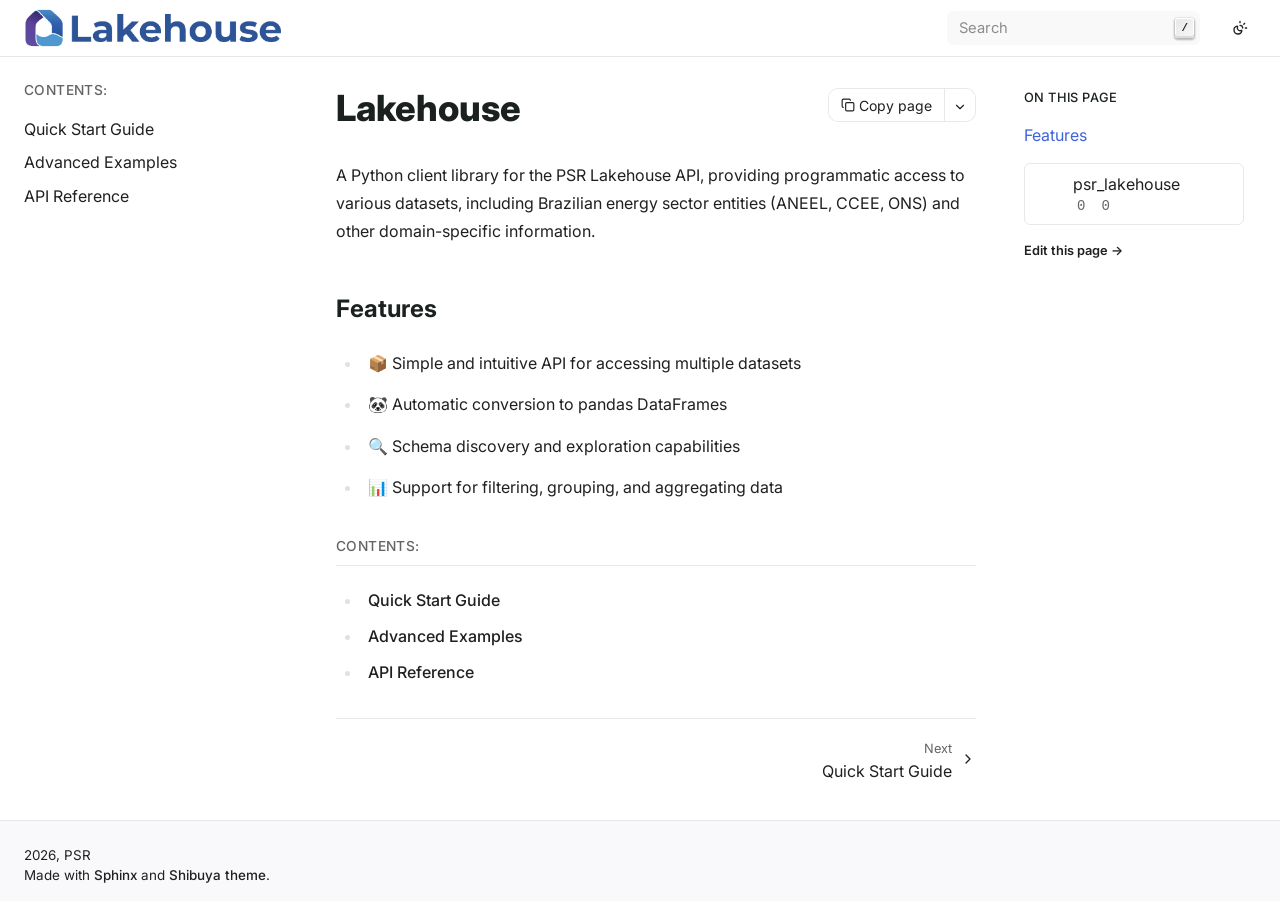
<file: index.html>
<!DOCTYPE html>
<html lang="en" data-accent-color="indigo" data-content_root="./">
<head>
  <meta charset="utf-8">
  <meta name="viewport" content="width=device-width, initial-scale=1.0"><title>PSR Lakehouse documentation</title><link rel="shortcut icon" href="_static/lakehouse.svg"/><link rel="index" title="Index" href="genindex.html" /><link rel="search" title="Search" href="search.html" /><link rel="next" title="Quick Start Guide" href="quickstart.html" /><script>
    function setColorMode(t){let e=document.documentElement;e.setAttribute("data-color-mode",t);let a=window.matchMedia&&window.matchMedia("(prefers-color-scheme: dark)").matches,s=t;"auto"===t&&(s=a?"dark":"light"),"light"===s?(e.classList.remove("dark"),e.classList.add("light")):(e.classList.remove("light"),e.classList.add("dark"))}
    setColorMode(localStorage._theme||"auto");
  </script><link rel="stylesheet" type="text/css" href="_static/pygments.css?v=e1a1ceaf" />
    <link rel="stylesheet" type="text/css" href="_static/shibuya.css?v=2ceb65ce" />
    <link media="print" rel="stylesheet" type="text/css" href="_static/print.css?v=20ff2c19" />
    <link rel="stylesheet" type="text/css" href="_static/custom.css?v=dab9ba16" />
    <link rel="preconnect" href="https://fonts.googleapis.com">
<link rel="preconnect" href="https://fonts.gstatic.com" crossorigin>
<link href="https://fonts.googleapis.com/css2?family=Inter:wght@400;500;600;700&display=swap" rel="stylesheet">
<style>
:root {
  --sy-f-text: "Inter", var(--sy-f-sys), var(--sy-f-cjk), sans-serif;
  --sy-f-heading: "Inter", var(--sy-f-sys), var(--sy-f-cjk), sans-serif;
}
</style>
    
  <meta property="og:type" content="website"/><meta property="og:title" content="Lakehouse"/>
    <meta name="twitter:card" content="summary"/>
  </head>
<body><div class="sy-head">
  <div class="sy-head-blur"></div>
  <div class="sy-head-inner sy-container mx-auto">
    <a class="sy-head-brand" href="#">
      <img class="light-logo" src="_static/img/lakehouse_horizontal_light.png" alt="PSR Lakehouse" height="28" loading="lazy" />
      <img class="dark-logo" src="_static/img/lakehouse_horizontal_dark.png" alt="PSR Lakehouse" height="28" loading="lazy" />
      <strong>PSR Lakehouse</strong>
    </a>
    <div class="sy-head-nav" id="head-nav">
      <nav class="sy-head-links"></nav>
      <div class="sy-head-extra flex items-center print:hidden"><form class="searchbox flex items-center" action="search.html" method="get">
  <input type="text" name="q" placeholder="Search" />
  <kbd>/</kbd>
</form><div class="sy-head-socials">
  <a href="https://github.com/psrenergy/psr_lakehouse" aria-label="GitHub">
    <iconify-icon icon="simple-icons:github"></iconify-icon>
  </a></div></div>
    </div>
    <div class="sy-head-actions flex items-center shrink-0 print:hidden"><button class="js-theme theme-switch flex items-center"
data-aria-auto="Switch to light color mode"
data-aria-light="Switch to dark color mode"
data-aria-dark="Switch to auto color mode">
<i class="i-lucide theme-icon"></i>
</button><button class="md:hidden flex items-center js-menu" aria-label="Menu" type="button" aria-controls="head-nav" aria-expanded="false">
        <div class="hamburger">
          <span class="hamburger_1"></span>
          <span class="hamburger_2"></span>
          <span class="hamburger_3"></span>
        </div>
      </button>
    </div>
  </div>
</div>
<div class="sy-page sy-container flex mx-auto">
  <aside id="lside" class="sy-lside md:w-72 md:shrink-0 print:hidden">
    <div class="sy-lside-inner md:sticky">
      <div class="sy-scrollbar p-6">
        <div class="globaltoc" data-expand-depth="0"><p class="caption" role="heading" aria-level="3"><span class="caption-text">Contents:</span></p>
<ul>
<li class="toctree-l1"><a class="reference internal" href="quickstart.html">Quick Start Guide</a></li>
<li class="toctree-l1"><a class="reference internal" href="examples.html">Advanced Examples</a></li>
<li class="toctree-l1"><a class="reference internal" href="api.html">API Reference</a></li>
</ul>

        </div>
      </div>
    </div>
  </aside>
  <div class="lside-overlay js-menu" role="button" aria-label="Close left sidebar" aria-controls="lside" aria-expanded="false"></div>
  <aside id="rside" class="sy-rside pb-3 w-64 shrink-0 order-last">
    <button class="rside-close js-menu xl:hidden" aria-label="Close Table of Contents" type="button" aria-controls="rside" aria-expanded="false">
      <i class="i-lucide close"></i>
    </button>
    <div class="sy-scrollbar sy-rside-inner px-6 xl:top-16 xl:sticky xl:pl-0 pt-6 pb-4"><div class="localtoc"><h3>On this page</h3><ul>
<li><a class="reference internal" href="#features">Features</a></li>
</ul>
</div><a class="js-repo-stats repo-stats flex items-center" href="https://github.com/psrenergy/psr_lakehouse"
  data-type="github" data-user="psrenergy" data-repo="psr_lakehouse">
  <span class="w-8 flex items-center justify-around shrink-0 text-3xl">
    <iconify-icon icon="simple-icons:github"></iconify-icon>
  </span>
  <span class="flex-grow px-2 break-all">
    
    
      <span>psr_lakehouse</span>
    
    <span class="flex text-sm repo-stats-count">
      <span class="flex items-center pr-3">
        <iconify-icon icon="lucide:star"></iconify-icon>
        <strong class="js-repo-stars ml-1">0</strong>
      </span>
      <span class="flex items-center">
        <iconify-icon icon="lucide:git-fork"></iconify-icon>
        <strong class="js-repo-forks ml-1">0</strong>
      </span>
    </span>
  </span>
</a><div class="edit-this-page">
  <a href="https://github.com/psrenergy/psr_lakehouse/blob/main/docs/index.rst">Edit this page</a>
</div><div id="ethical-ad-placement" data-ea-publisher="readthedocs"></div></div>
  </aside>
  <div class="rside-overlay js-menu" role="button" aria-label="Close Table of Contents" aria-controls="rside" aria-expanded="false"></div>
  <main class="sy-main w-full max-sm:max-w-full print:pt-6">
<div class="sy-breadcrumbs" role="navigation">
  <div class="sy-breadcrumbs-inner flex items-center">
    <div class="md:hidden mr-3">
      <button class="js-menu" aria-label="Menu" type="button" aria-controls="lside" aria-expanded="false">
        <i class="i-lucide menu"></i>
      </button>
    </div>
    <ol class="flex-1" itemscope itemtype="https://schema.org/BreadcrumbList"><li itemprop="itemListElement" itemscope itemtype="https://schema.org/ListItem">
        <a itemprop="item" href="#"><span itemprop="name">PSR Lakehouse</span></a>
        <span>/</span>
        <meta itemprop="position" content="1" />
      </li><li itemprop="itemListElement" itemscope itemtype="https://schema.org/ListItem">
        <strong itemprop="name">Lakehouse</strong>
        <meta itemprop="position" content="2" />
      </li></ol>
    <div class="xl:hidden ml-1">
      <button class="js-menu" aria-label="Show table of contents" type="button" aria-controls="rside"
        aria-expanded="false">
        <i class="i-lucide outdent"></i>
      </button>
    </div>
  </div>
</div><div class="flex flex-col break-words justify-between">
      <div class="relative min-w-0 max-w-6xl px-6 pb-6 pt-8 xl:px-12">
  <div class="copy-page-wrapper relative pb-4 lg:absolute lg:top-8 lg:right-6 xl:right-12">
  <div id="copy-page-trigger">
    <button
      type="button"
      class="js-copy px-3 py-1 inline-flex items-center gap-1"
      data-url="https://raw.githubusercontent.com/psrenergy/psr_lakehouse/refs/heads/main/docs/index.rst.txt"
    >
      <i class="i-lucide" data-icon="copy"></i>
      <span>Copy page</span>
    </button>
    <button class="js-menu px-2 py-1" type="button" aria-label="More actions"
      aria-haspopup="menu" aria-expanded="false" aria-controls="copy-page-content">
      <i class="i-lucide chevron-down"></i>
    </button>
  </div>
  <div id="copy-page-content" role="menu" aria-orientation="vertical" aria-hidden="true">
    <div role="presentation">
      <div class="flex flex-col" role="group">
        <button class="js-copy" type="button" role="menuitem"
          data-url="https://raw.githubusercontent.com/psrenergy/psr_lakehouse/refs/heads/main/docs/index.rst.txt">
          <span class="iconify-icon">
            <i class="i-lucide" data-icon="copy"></i>
          </span>
          <span>Copy page</span>
        </button>
        <a role="menuitem" href="https://raw.githubusercontent.com/psrenergy/psr_lakehouse/refs/heads/main/docs/index.rst.txt" target="_blank" rel="nofollow"><iconify-icon icon="bi:code-slash"></iconify-icon>
            <span>View Source</span></a><a role="menuitem" href="https://chatgpt.com/?hints=search&q=Read%20https%3A//raw.githubusercontent.com/psrenergy/psr_lakehouse/refs/heads/main/docs/index.rst.txt%20so%20I%20can%20ask%20questions%20about%20it." target="_blank" rel="nofollow">
          <iconify-icon icon="bi:openai"></iconify-icon>
          <span>Open in ChatGPT</span>
        </a><a role="menuitem" href="https://claude.ai/new?q=Read%20https%3A//raw.githubusercontent.com/psrenergy/psr_lakehouse/refs/heads/main/docs/index.rst.txt%20so%20I%20can%20ask%20questions%20about%20it." target="_blank" rel="nofollow">
          <iconify-icon icon="bi:claude"></iconify-icon>
          <span>Open in Claude</span>
        </a></div>
    </div>
  </div>
</div><article class="yue" role="main">
          <section id="lakehouse">
<h1>Lakehouse<a class="headerlink" href="#lakehouse" title="Link to this heading">#</a></h1>
<p>A Python client library for the PSR Lakehouse API, providing programmatic access to various datasets, including Brazilian energy sector entities (ANEEL, CCEE, ONS) and other domain-specific information.</p>
<section id="features">
<h2>Features<a class="headerlink" href="#features" title="Link to this heading">#</a></h2>
<ul class="simple">
<li><p>📦 Simple and intuitive API for accessing multiple datasets</p></li>
<li><p>🐼 Automatic conversion to pandas DataFrames</p></li>
<li><p>🔍 Schema discovery and exploration capabilities</p></li>
<li><p>📊 Support for filtering, grouping, and aggregating data</p></li>
</ul>
<div class="toctree-wrapper compound">
<p class="caption" role="heading"><span class="caption-text">Contents:</span></p>
<ul>
<li class="toctree-l1"><a class="reference internal" href="quickstart.html">Quick Start Guide</a></li>
<li class="toctree-l1"><a class="reference internal" href="examples.html">Advanced Examples</a></li>
<li class="toctree-l1"><a class="reference internal" href="api.html">API Reference</a></li>
</ul>
</div>
</section>
</section>

        </article><button class="back-to-top" type="button">
  <svg xmlns="http://www.w3.org/2000/svg" viewBox="0 0 24 24">
    <path d="M13 20h-2V8l-5.5 5.5-1.42-1.42L12 4.16l7.92 7.92-1.42 1.42L13 8v12z"></path>
  </svg>
  <span>Back to top</span>
</button><div class="navigation flex print:hidden"><div class="navigation-next">
    <a href="quickstart.html">
      <div class="page-info">
        <span>Next</span>
        <div class="title">Quick Start Guide</div>
      </div>
      <i class="i-lucide chevron-right"></i>
    </a>
  </div></div></div>
    </div>
  </main>
</div>
<footer class="sy-foot">
  <div class="sy-foot-inner sy-container mx-auto">
    <div class="sy-foot-reserved md:flex justify-between items-center">
      <div class="sy-foot-copyright"><p>2026, PSR</p>
  
  <p>
    Made with
    
    <a href="https://www.sphinx-doc.org/">Sphinx</a> and
    
    <a href="https://shibuya.lepture.com">Shibuya theme</a>.
  </p>
</div>
      <div class="sy-foot-socials">
  <a href="https://github.com/psrenergy/psr_lakehouse" aria-label="GitHub">
    <iconify-icon icon="simple-icons:github"></iconify-icon>
  </a></div>
    </div>
  </div>
</footer>
      <script src="_static/documentation_options.js?v=5929fcd5"></script>
      <script src="_static/doctools.js?v=fd6eb6e6"></script>
      <script src="_static/sphinx_highlight.js?v=6ffebe34"></script>
      <script src="_static/shibuya.js?v=50760d75"></script></body>
</html>
</file>
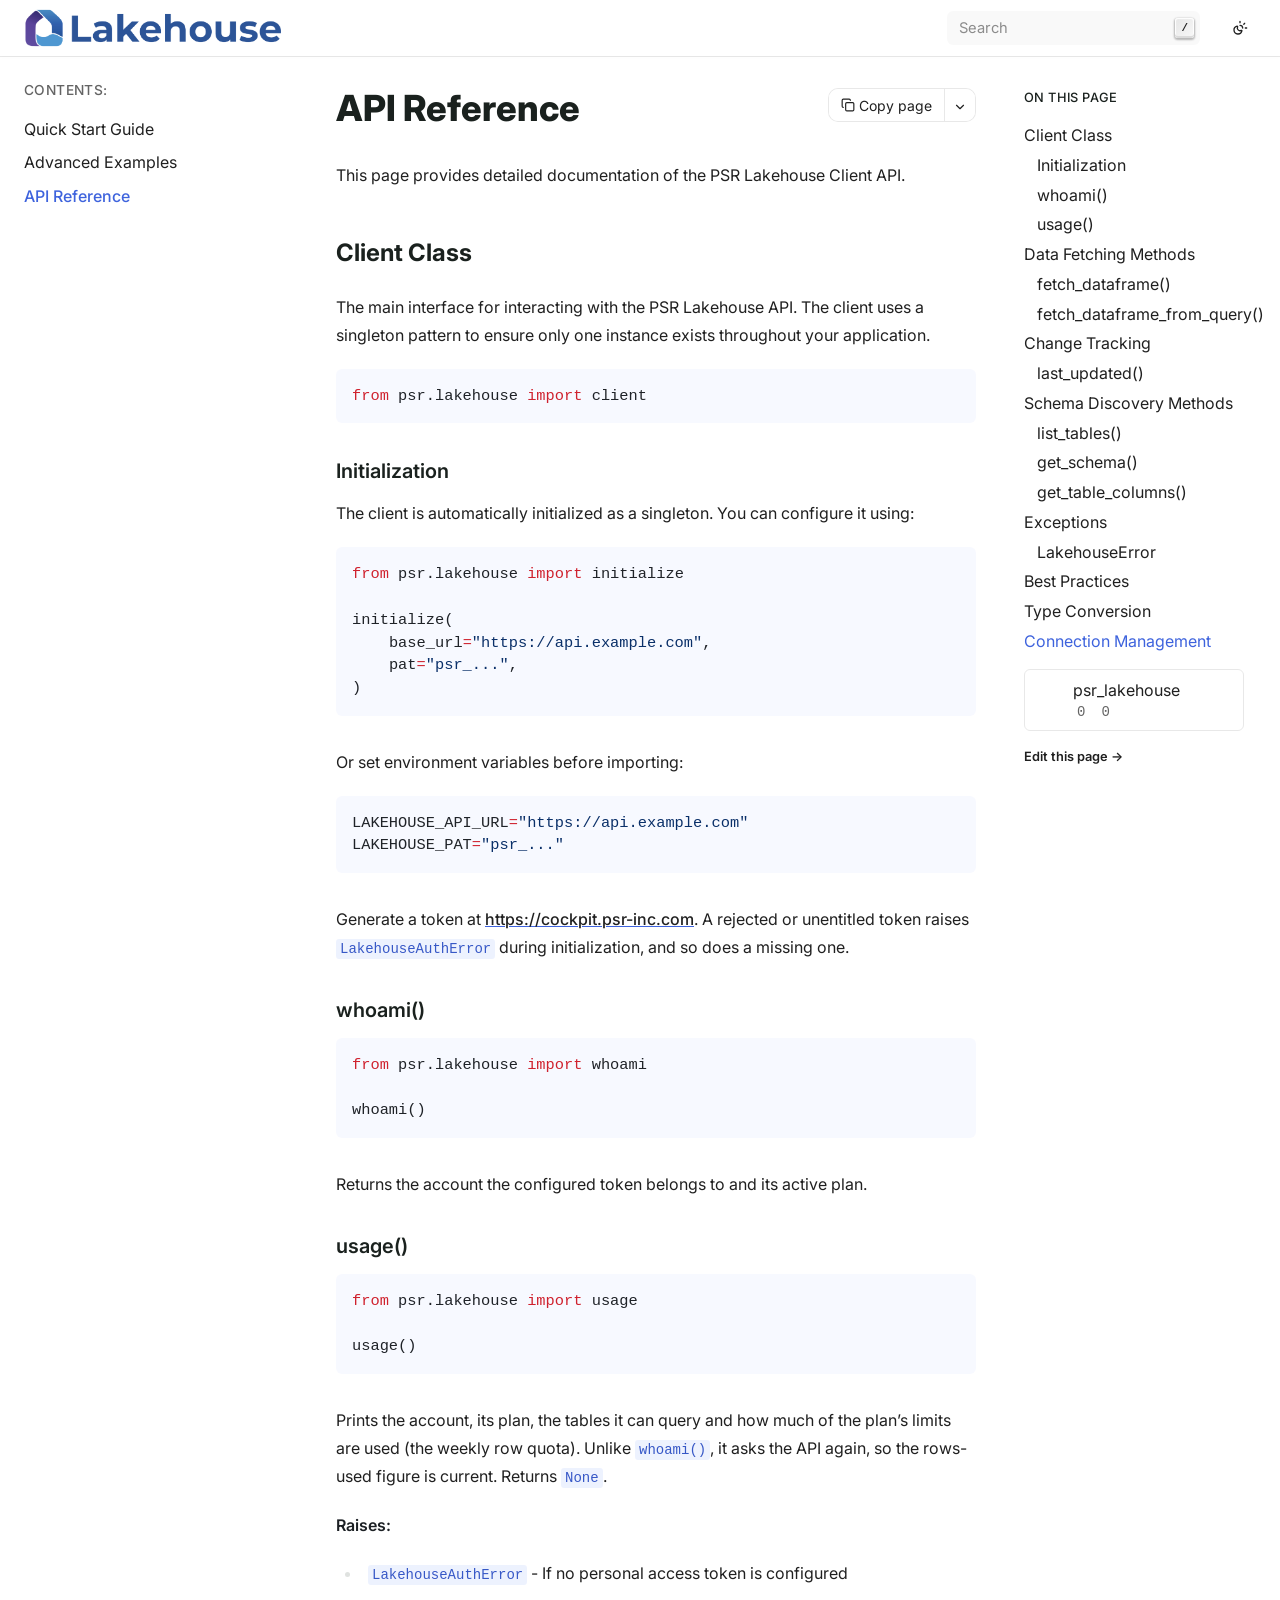
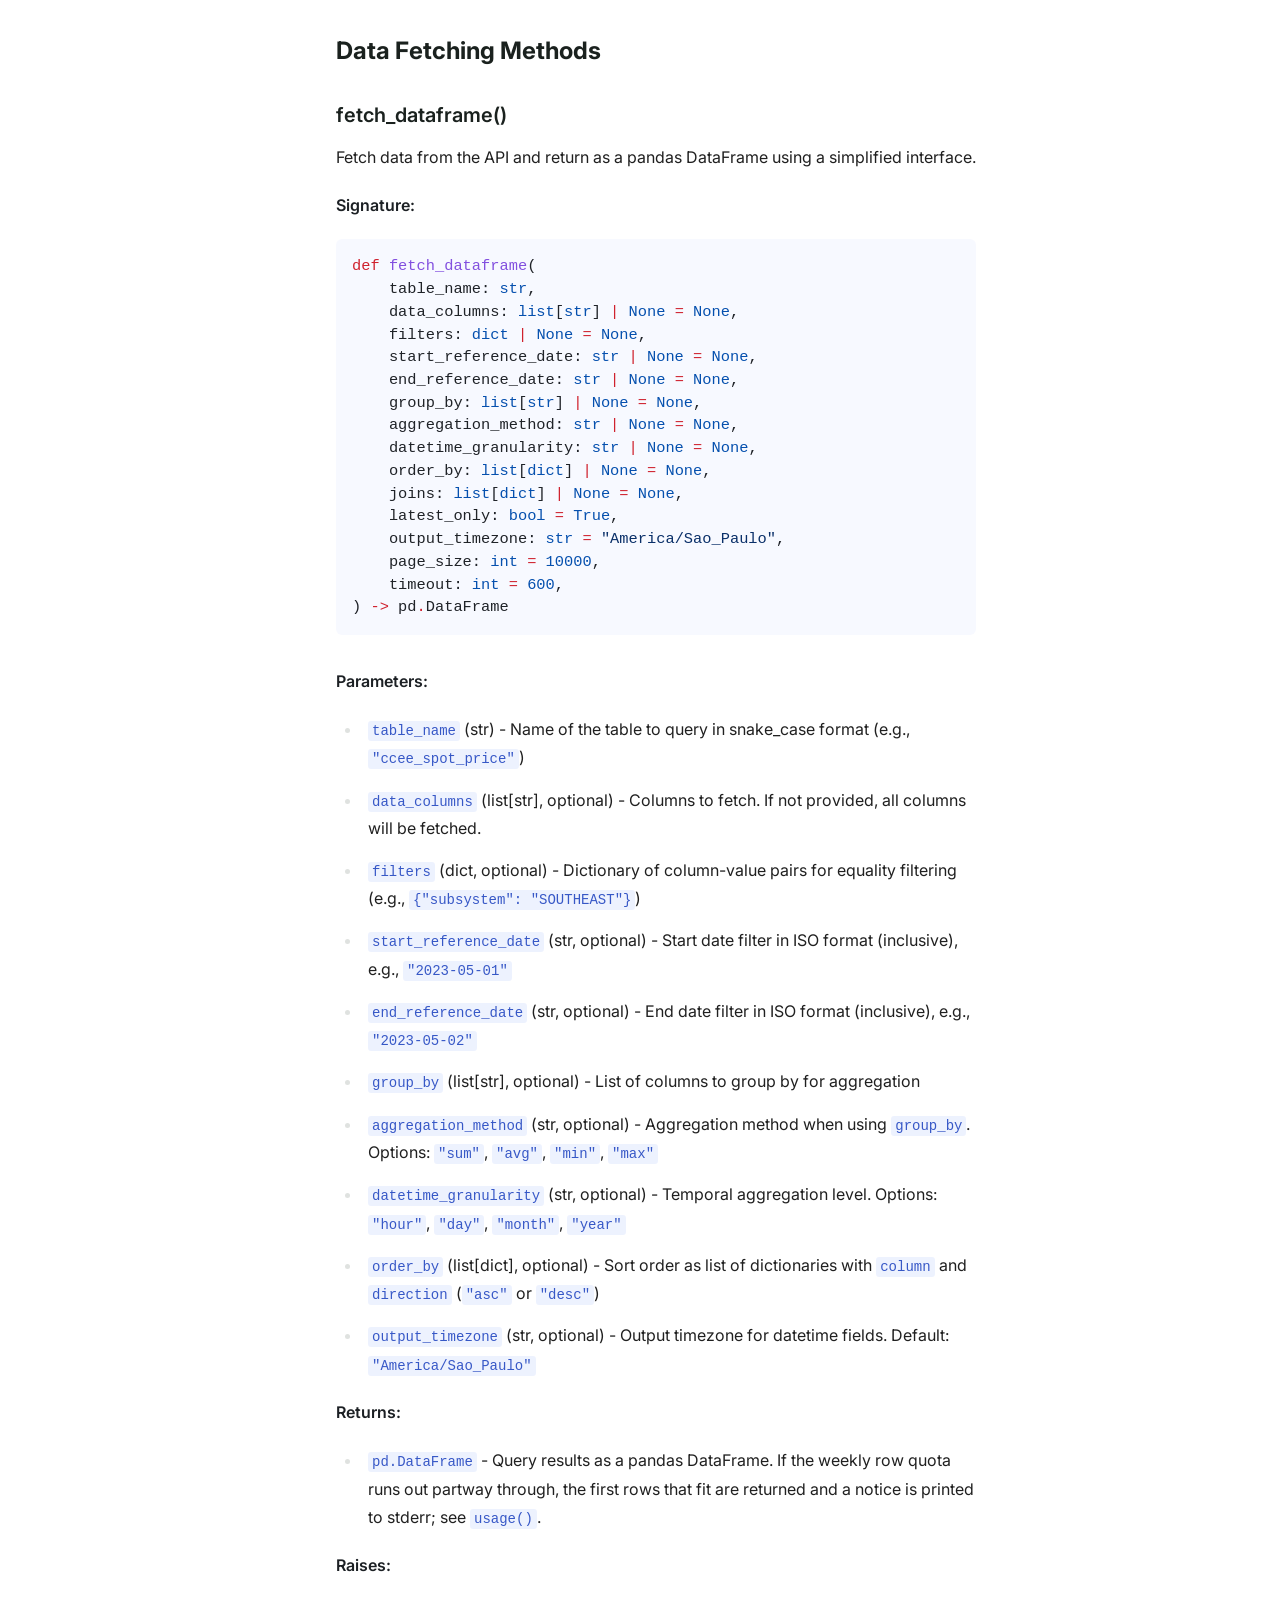
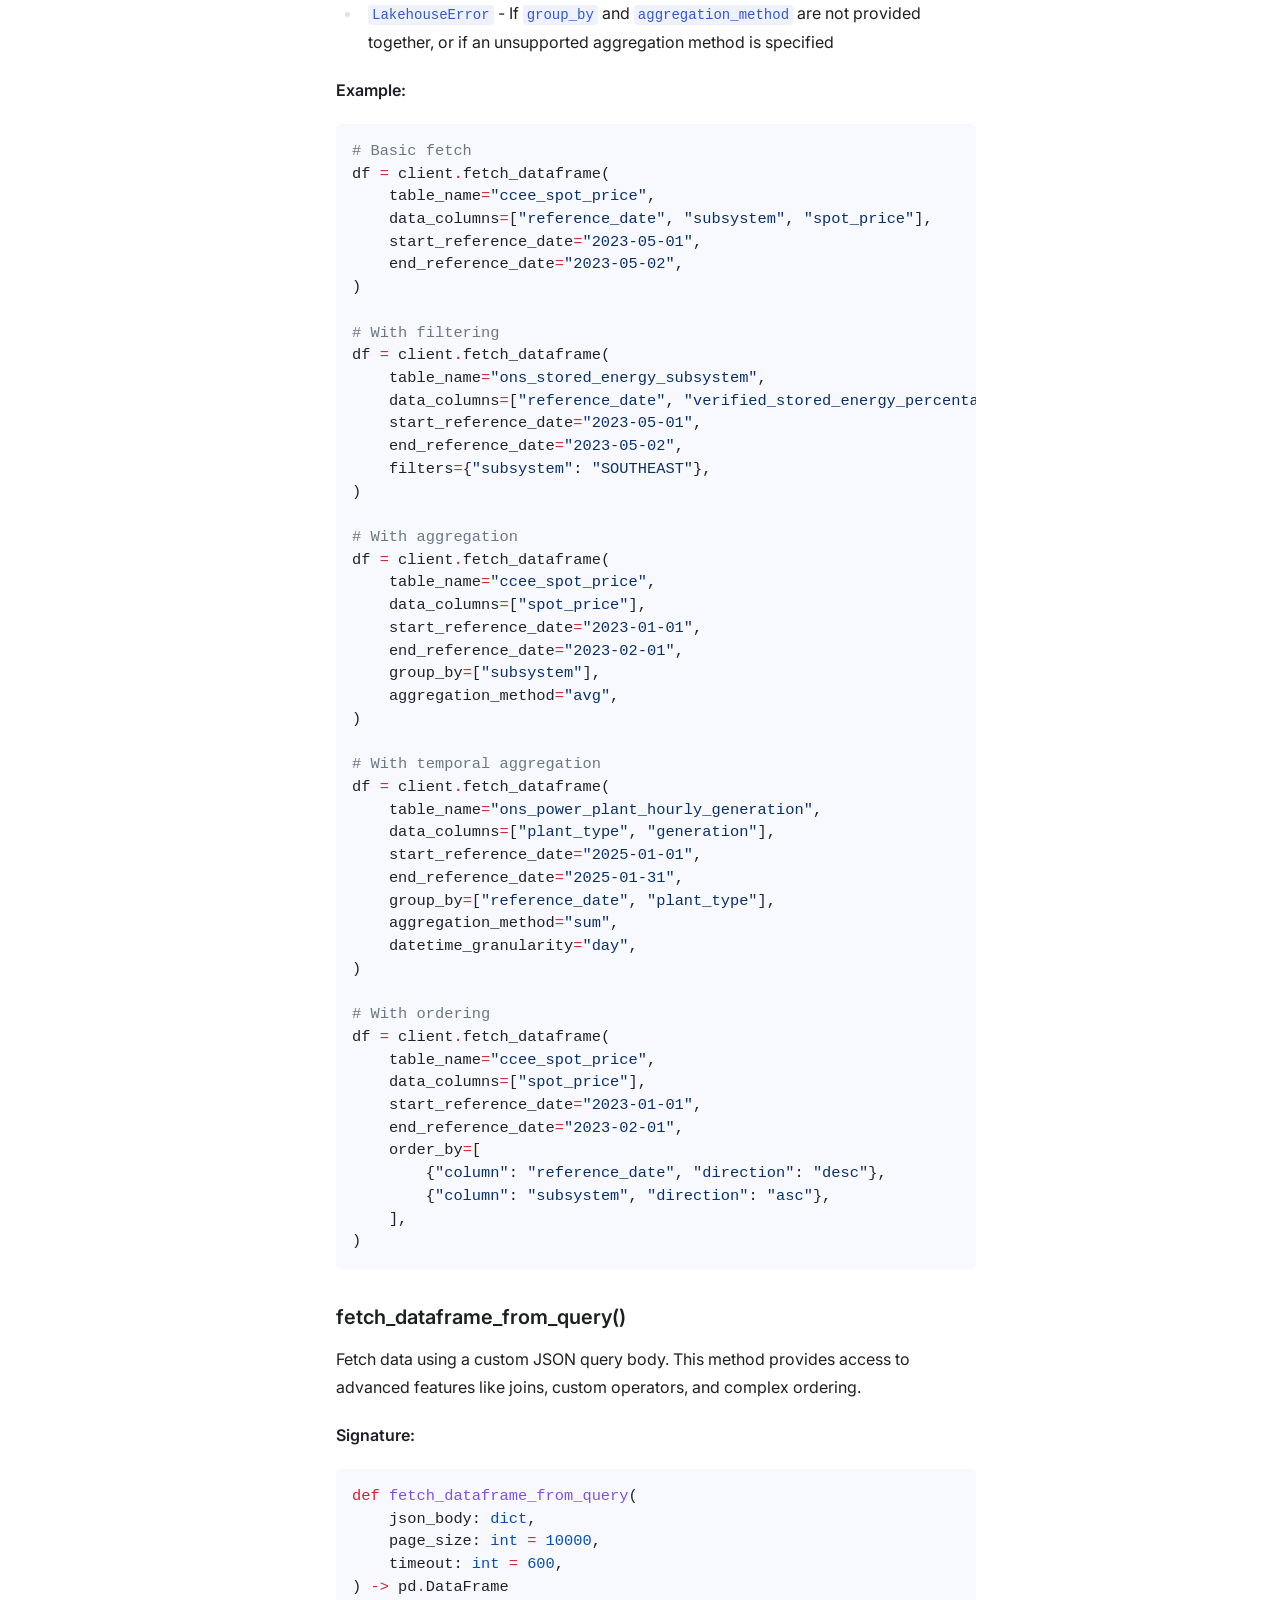
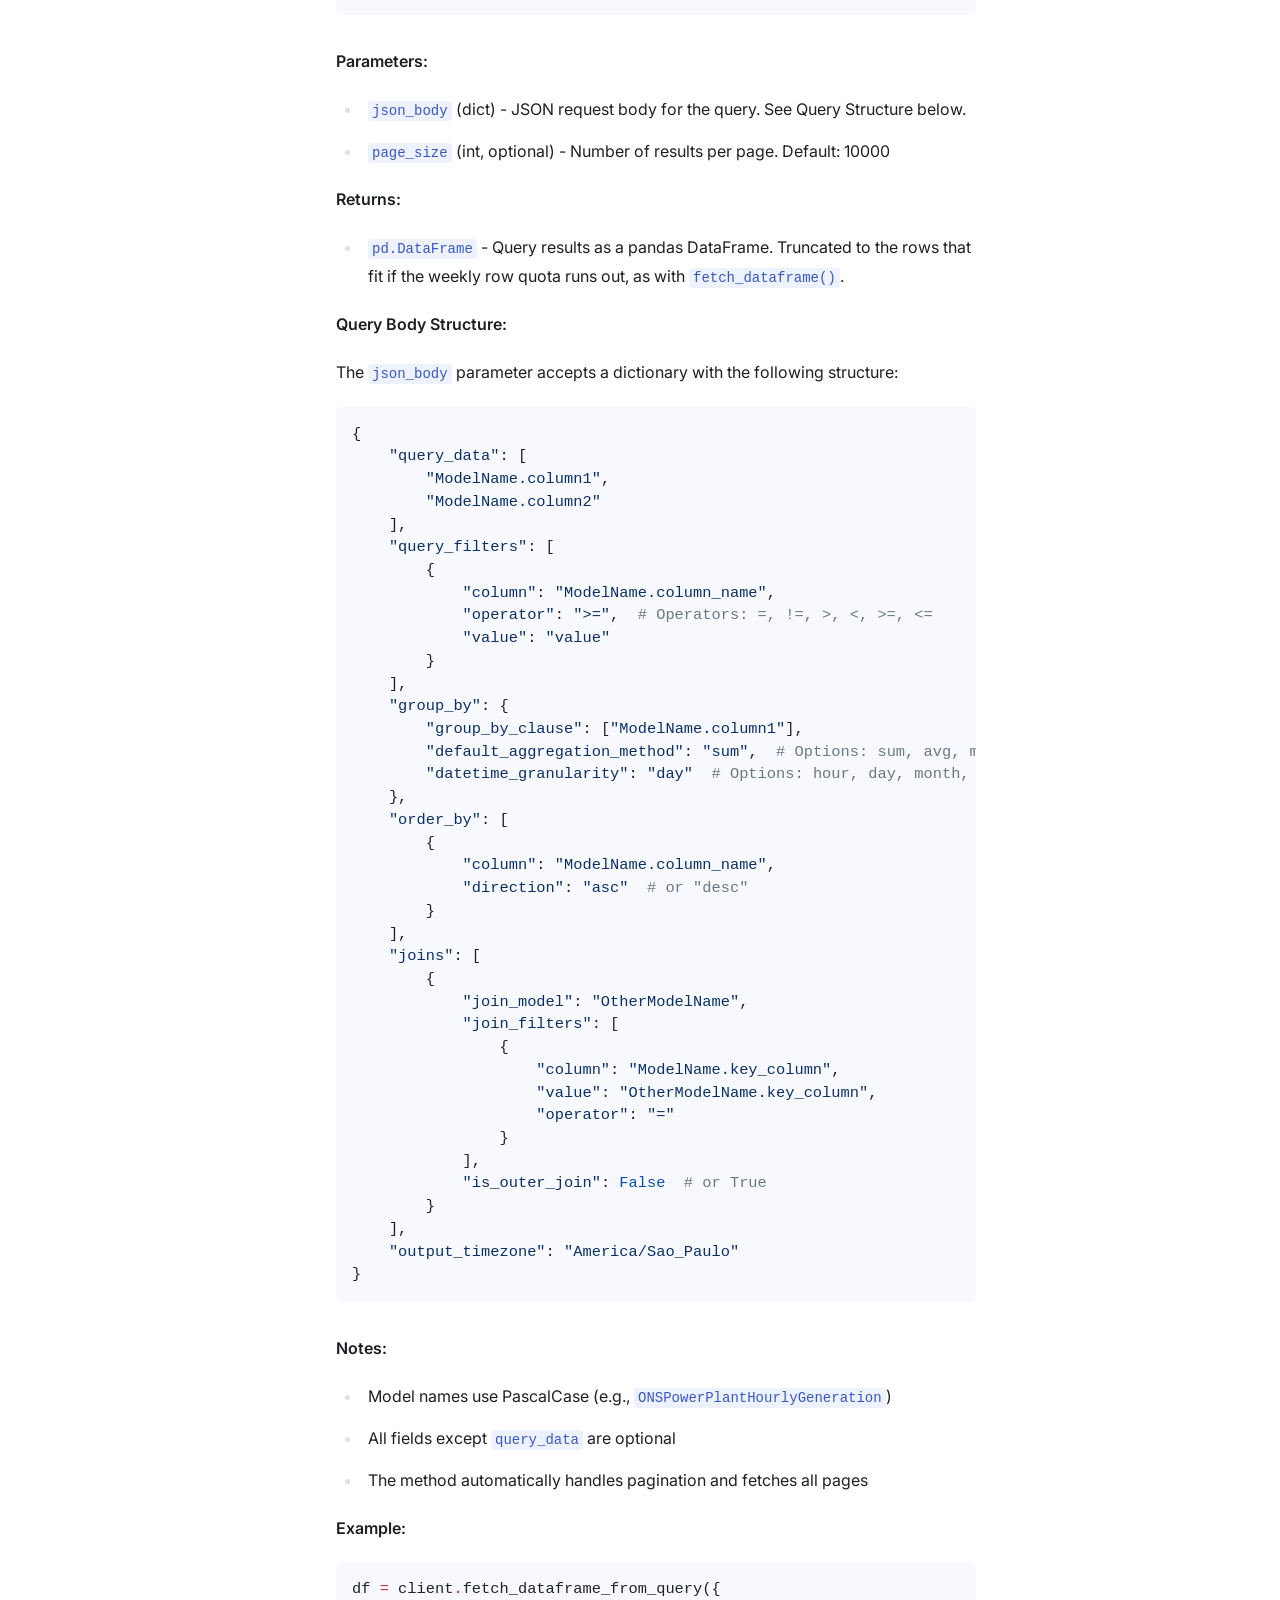
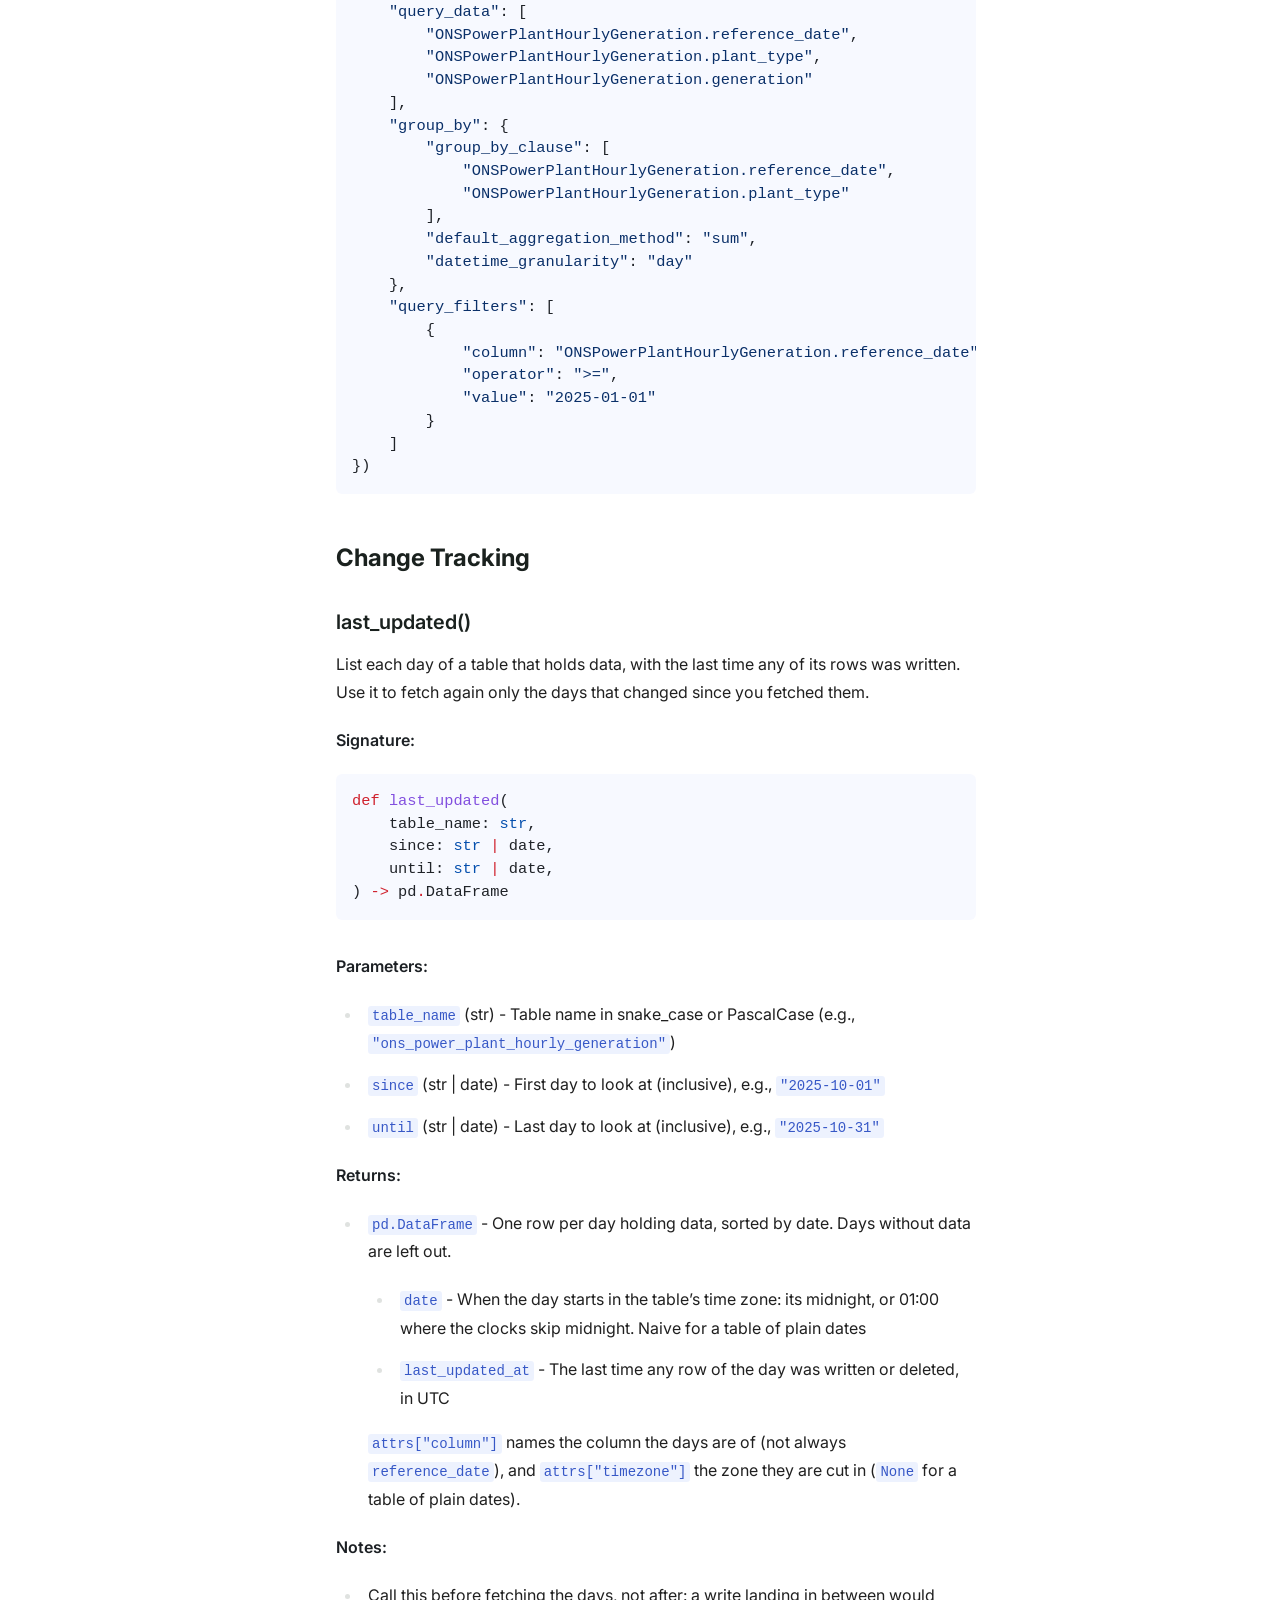
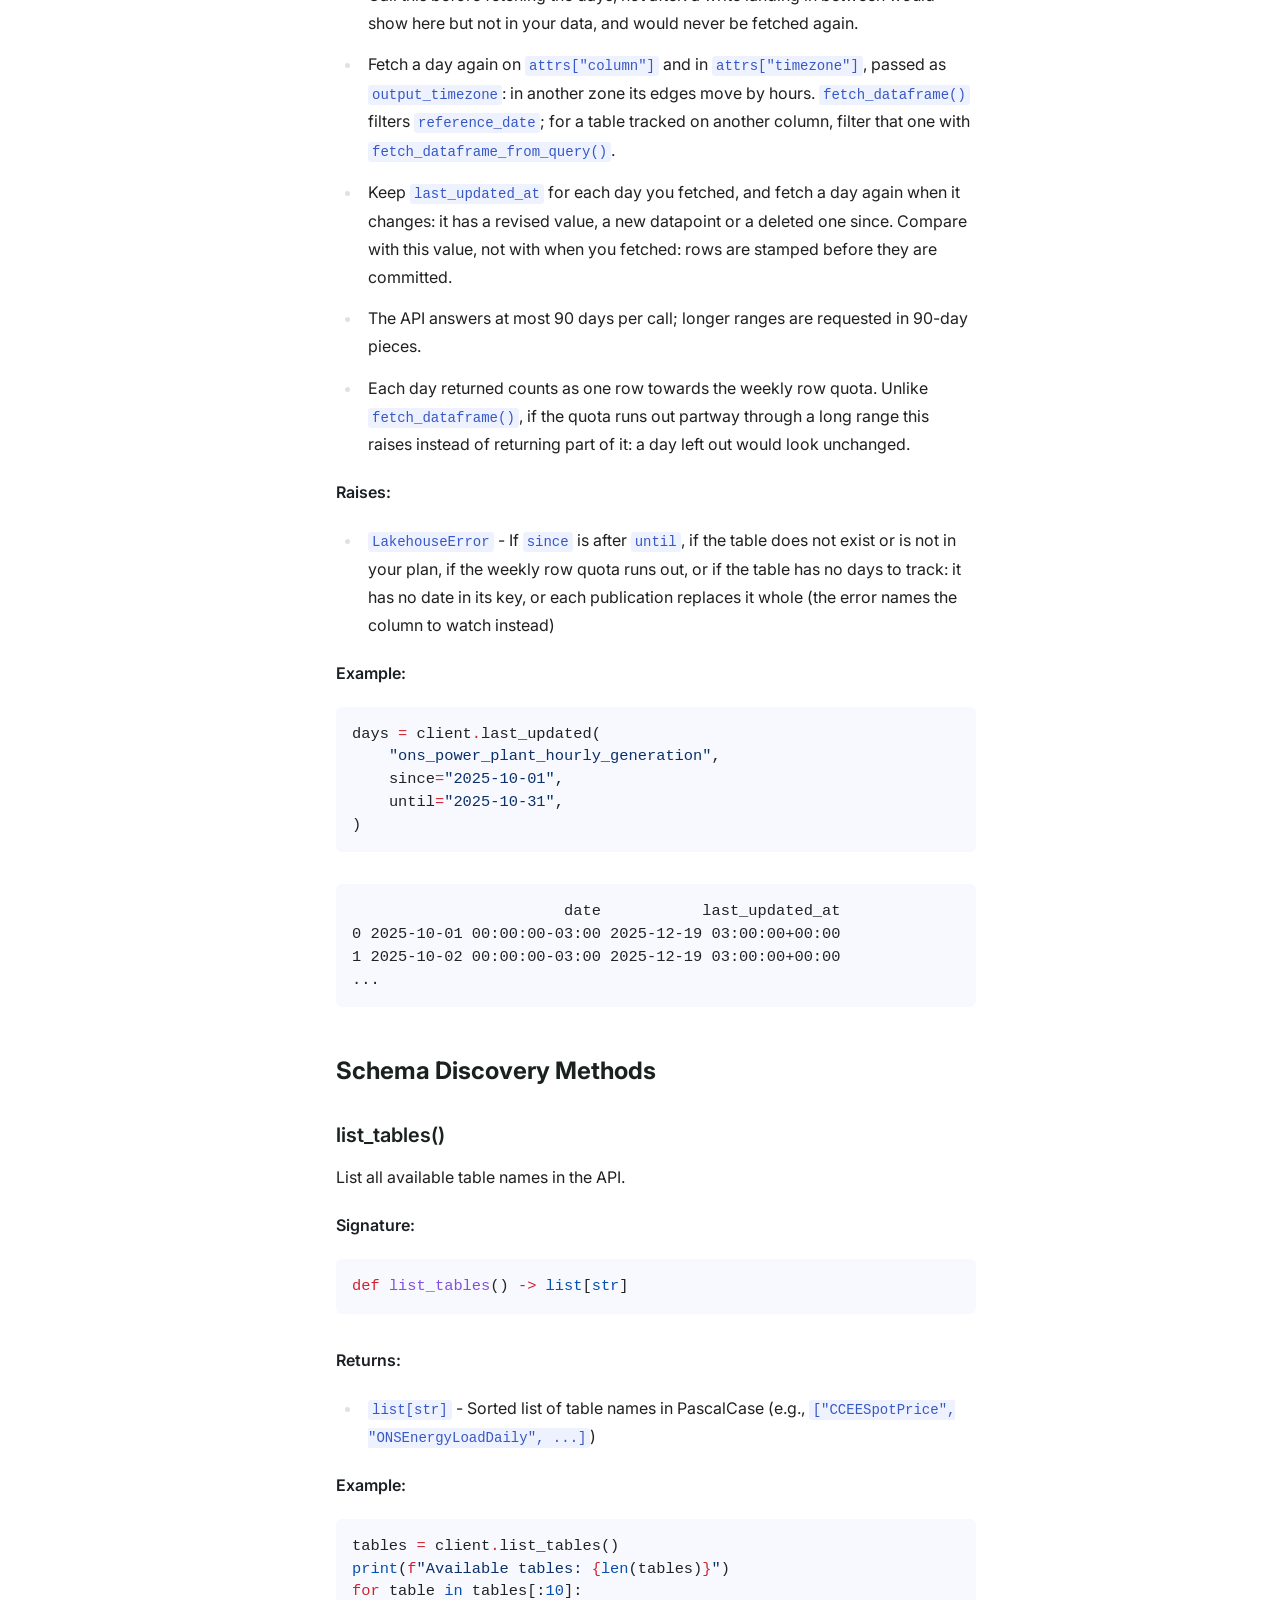
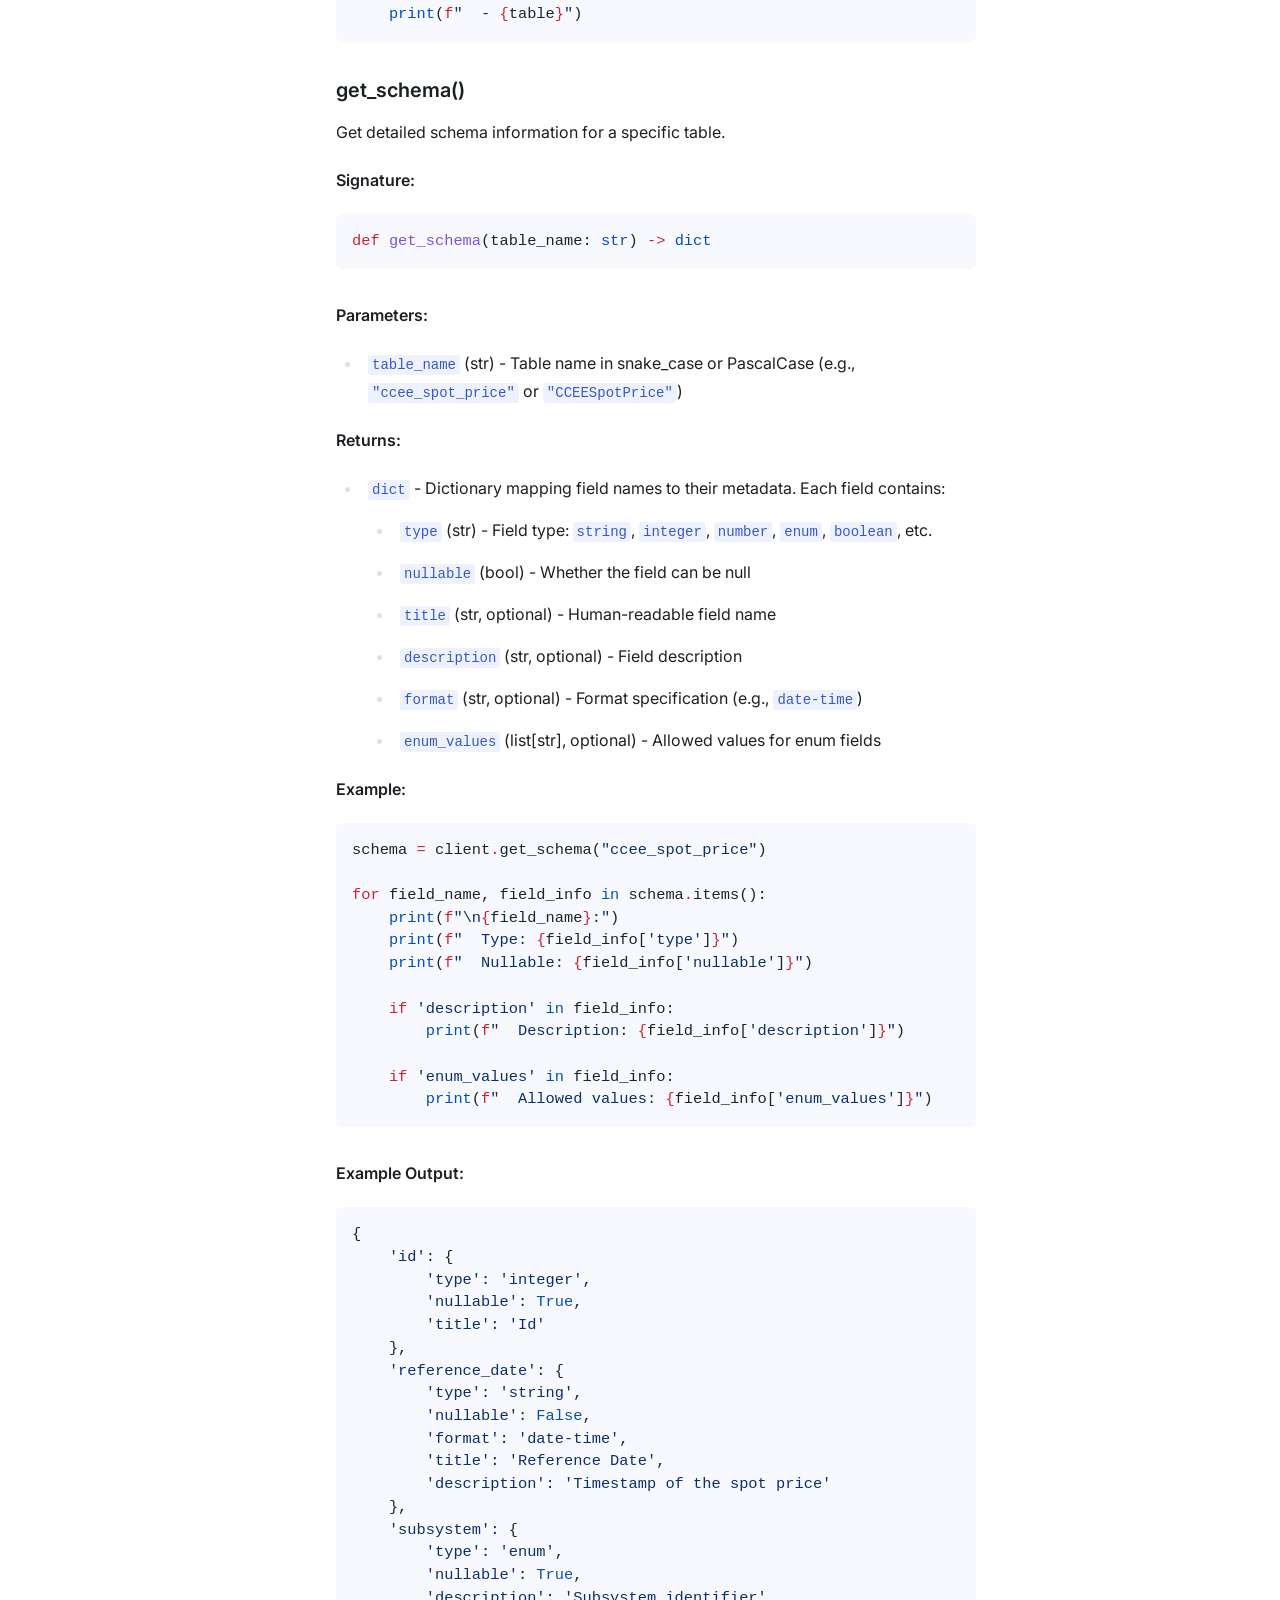
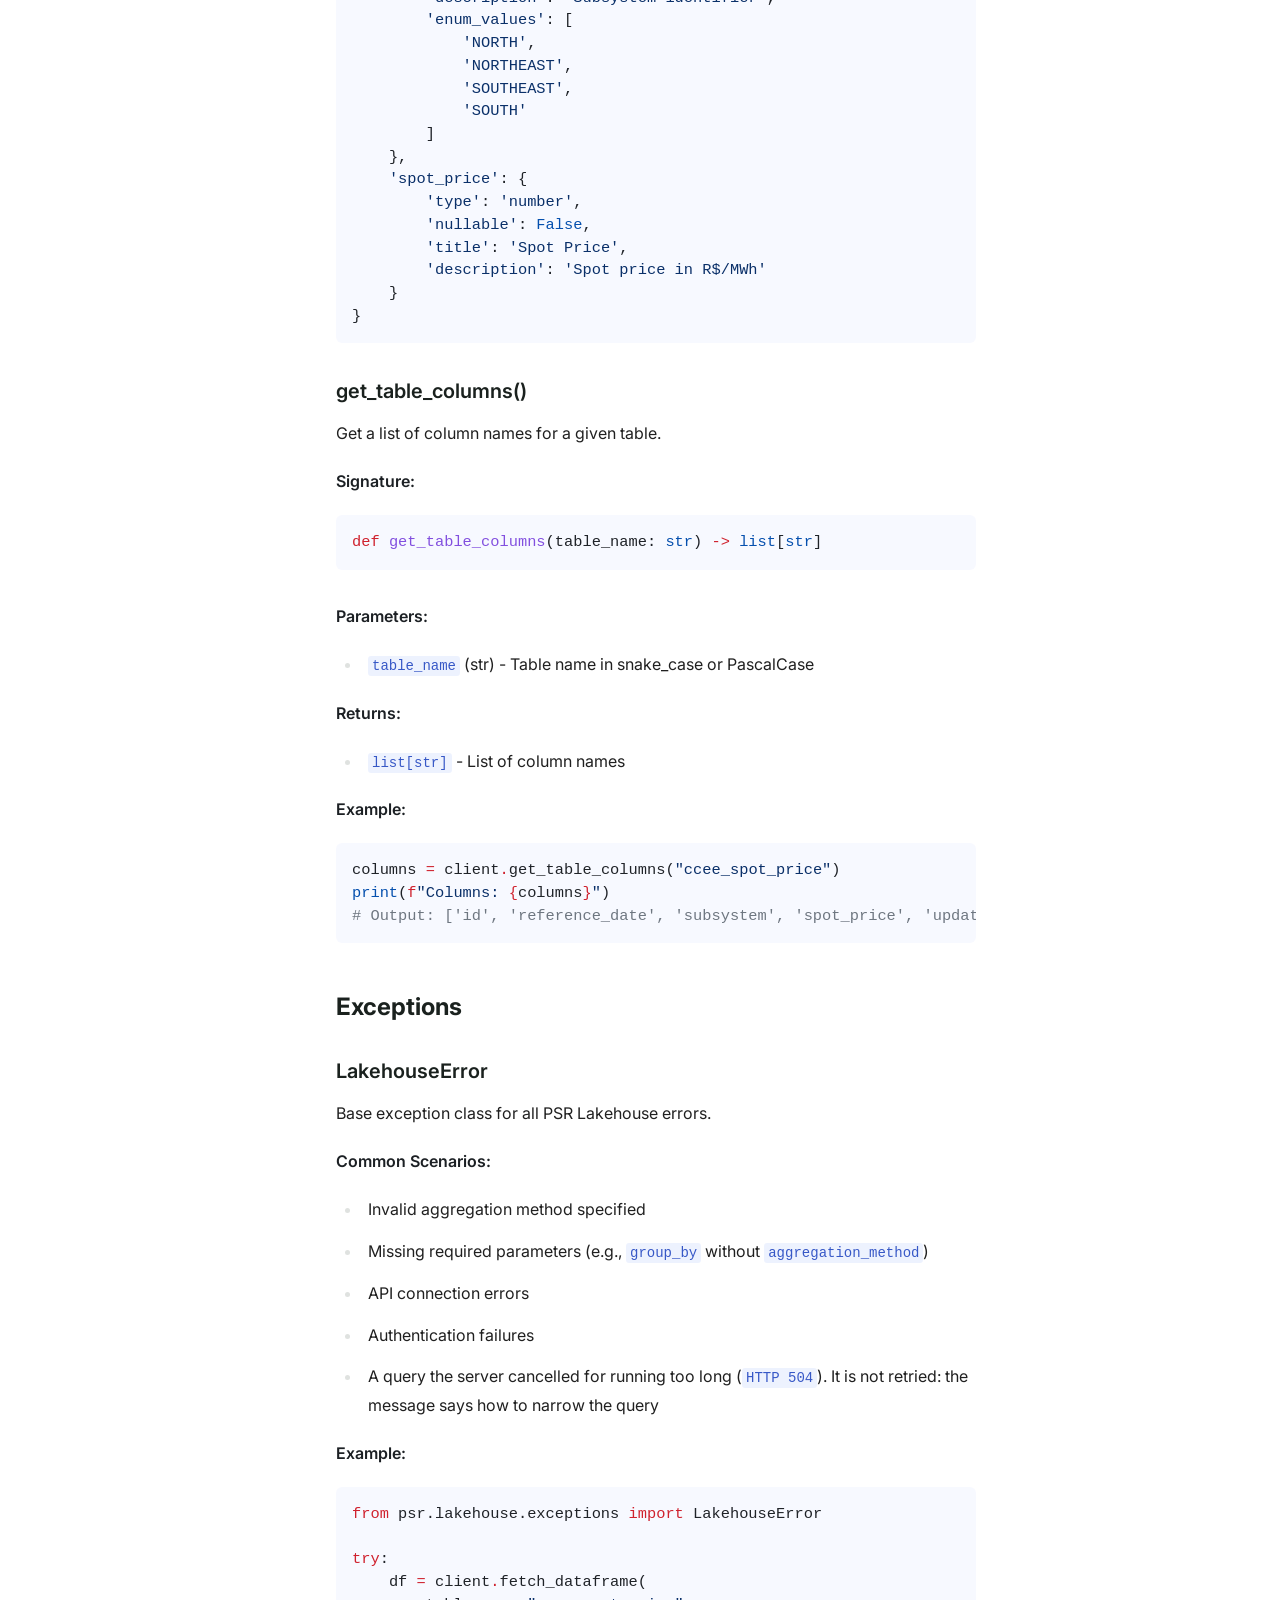
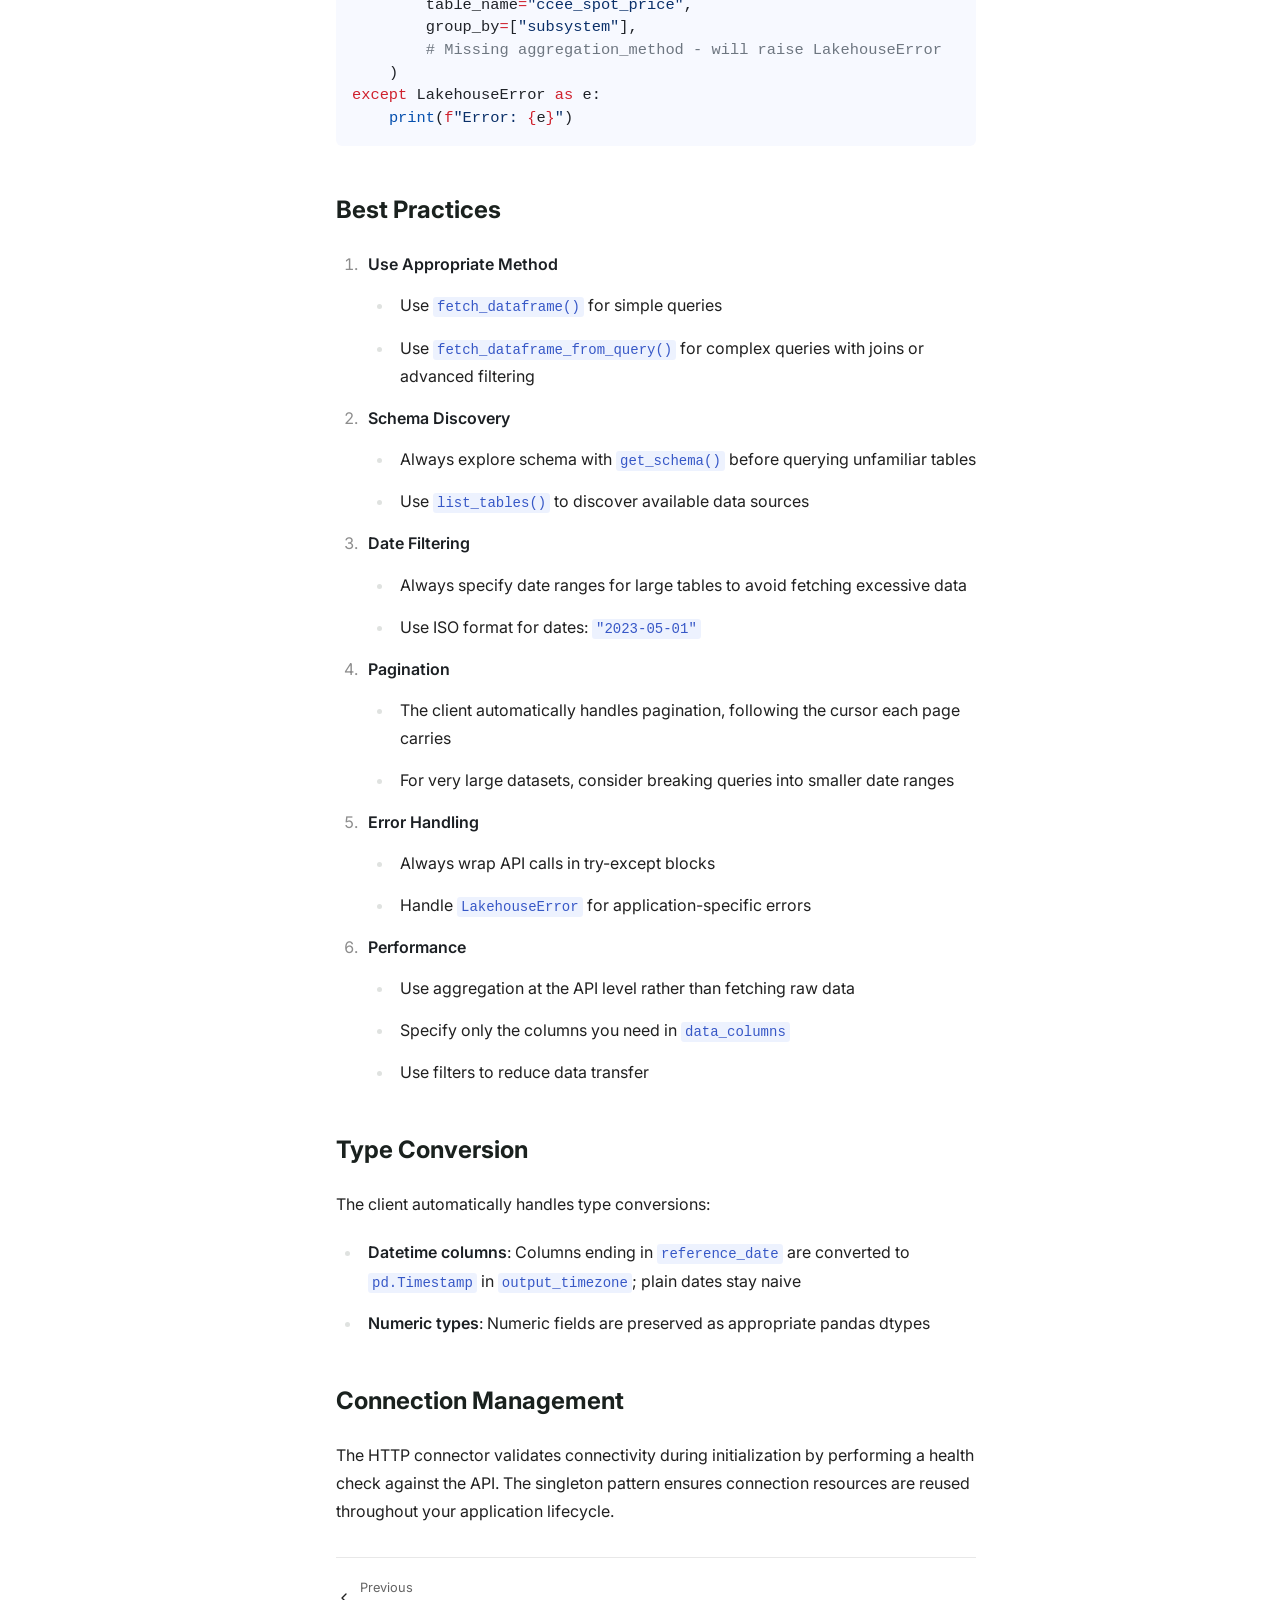
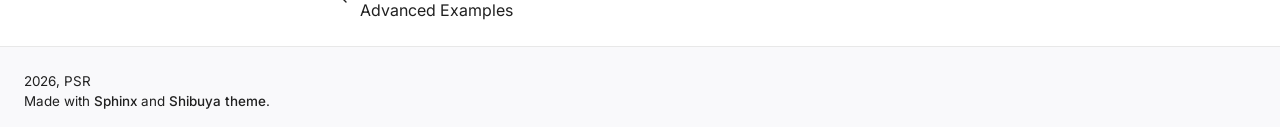
<file: api.html>
<!DOCTYPE html>
<html lang="en" data-accent-color="indigo" data-content_root="./">
<head>
  <meta charset="utf-8">
  <meta name="viewport" content="width=device-width, initial-scale=1.0"><title>API Reference - PSR Lakehouse documentation</title><link rel="shortcut icon" href="_static/lakehouse.svg"/><link rel="index" title="Index" href="genindex.html" /><link rel="search" title="Search" href="search.html" /><link rel="prev" title="Advanced Examples" href="examples.html" /><script>
    function setColorMode(t){let e=document.documentElement;e.setAttribute("data-color-mode",t);let a=window.matchMedia&&window.matchMedia("(prefers-color-scheme: dark)").matches,s=t;"auto"===t&&(s=a?"dark":"light"),"light"===s?(e.classList.remove("dark"),e.classList.add("light")):(e.classList.remove("light"),e.classList.add("dark"))}
    setColorMode(localStorage._theme||"auto");
  </script><link rel="stylesheet" type="text/css" href="_static/pygments.css?v=e1a1ceaf" />
    <link rel="stylesheet" type="text/css" href="_static/shibuya.css?v=2ceb65ce" />
    <link media="print" rel="stylesheet" type="text/css" href="_static/print.css?v=20ff2c19" />
    <link rel="stylesheet" type="text/css" href="_static/custom.css?v=dab9ba16" />
    <link rel="preconnect" href="https://fonts.googleapis.com">
<link rel="preconnect" href="https://fonts.gstatic.com" crossorigin>
<link href="https://fonts.googleapis.com/css2?family=Inter:wght@400;500;600;700&display=swap" rel="stylesheet">
<style>
:root {
  --sy-f-text: "Inter", var(--sy-f-sys), var(--sy-f-cjk), sans-serif;
  --sy-f-heading: "Inter", var(--sy-f-sys), var(--sy-f-cjk), sans-serif;
}
</style>
    
  <meta property="og:type" content="website"/><meta property="og:title" content="API Reference"/>
    <meta name="twitter:card" content="summary"/>
  </head>
<body><div class="sy-head">
  <div class="sy-head-blur"></div>
  <div class="sy-head-inner sy-container mx-auto">
    <a class="sy-head-brand" href="index.html">
      <img class="light-logo" src="_static/img/lakehouse_horizontal_light.png" alt="PSR Lakehouse" height="28" loading="lazy" />
      <img class="dark-logo" src="_static/img/lakehouse_horizontal_dark.png" alt="PSR Lakehouse" height="28" loading="lazy" />
      <strong>PSR Lakehouse</strong>
    </a>
    <div class="sy-head-nav" id="head-nav">
      <nav class="sy-head-links"></nav>
      <div class="sy-head-extra flex items-center print:hidden"><form class="searchbox flex items-center" action="search.html" method="get">
  <input type="text" name="q" placeholder="Search" />
  <kbd>/</kbd>
</form><div class="sy-head-socials">
  <a href="https://github.com/psrenergy/psr_lakehouse" aria-label="GitHub">
    <iconify-icon icon="simple-icons:github"></iconify-icon>
  </a></div></div>
    </div>
    <div class="sy-head-actions flex items-center shrink-0 print:hidden"><button class="js-theme theme-switch flex items-center"
data-aria-auto="Switch to light color mode"
data-aria-light="Switch to dark color mode"
data-aria-dark="Switch to auto color mode">
<i class="i-lucide theme-icon"></i>
</button><button class="md:hidden flex items-center js-menu" aria-label="Menu" type="button" aria-controls="head-nav" aria-expanded="false">
        <div class="hamburger">
          <span class="hamburger_1"></span>
          <span class="hamburger_2"></span>
          <span class="hamburger_3"></span>
        </div>
      </button>
    </div>
  </div>
</div>
<div class="sy-page sy-container flex mx-auto">
  <aside id="lside" class="sy-lside md:w-72 md:shrink-0 print:hidden">
    <div class="sy-lside-inner md:sticky">
      <div class="sy-scrollbar p-6">
        <div class="globaltoc" data-expand-depth="0"><p class="caption" role="heading" aria-level="3"><span class="caption-text">Contents:</span></p>
<ul class="current">
<li class="toctree-l1"><a class="reference internal" href="quickstart.html">Quick Start Guide</a></li>
<li class="toctree-l1"><a class="reference internal" href="examples.html">Advanced Examples</a></li>
<li class="toctree-l1 current"><a class="current reference internal" href="#">API Reference</a></li>
</ul>

        </div>
      </div>
    </div>
  </aside>
  <div class="lside-overlay js-menu" role="button" aria-label="Close left sidebar" aria-controls="lside" aria-expanded="false"></div>
  <aside id="rside" class="sy-rside pb-3 w-64 shrink-0 order-last">
    <button class="rside-close js-menu xl:hidden" aria-label="Close Table of Contents" type="button" aria-controls="rside" aria-expanded="false">
      <i class="i-lucide close"></i>
    </button>
    <div class="sy-scrollbar sy-rside-inner px-6 xl:top-16 xl:sticky xl:pl-0 pt-6 pb-4"><div class="localtoc"><h3>On this page</h3><ul>
<li><a class="reference internal" href="#client-class">Client Class</a><ul>
<li><a class="reference internal" href="#initialization">Initialization</a></li>
<li><a class="reference internal" href="#whoami">whoami()</a></li>
<li><a class="reference internal" href="#usage">usage()</a></li>
</ul>
</li>
<li><a class="reference internal" href="#data-fetching-methods">Data Fetching Methods</a><ul>
<li><a class="reference internal" href="#fetch-dataframe">fetch_dataframe()</a></li>
<li><a class="reference internal" href="#fetch-dataframe-from-query">fetch_dataframe_from_query()</a></li>
</ul>
</li>
<li><a class="reference internal" href="#change-tracking">Change Tracking</a><ul>
<li><a class="reference internal" href="#last-updated">last_updated()</a></li>
</ul>
</li>
<li><a class="reference internal" href="#schema-discovery-methods">Schema Discovery Methods</a><ul>
<li><a class="reference internal" href="#list-tables">list_tables()</a></li>
<li><a class="reference internal" href="#get-schema">get_schema()</a></li>
<li><a class="reference internal" href="#get-table-columns">get_table_columns()</a></li>
</ul>
</li>
<li><a class="reference internal" href="#exceptions">Exceptions</a><ul>
<li><a class="reference internal" href="#lakehouseerror">LakehouseError</a></li>
</ul>
</li>
<li><a class="reference internal" href="#best-practices">Best Practices</a></li>
<li><a class="reference internal" href="#type-conversion">Type Conversion</a></li>
<li><a class="reference internal" href="#connection-management">Connection Management</a></li>
</ul>
</div><a class="js-repo-stats repo-stats flex items-center" href="https://github.com/psrenergy/psr_lakehouse"
  data-type="github" data-user="psrenergy" data-repo="psr_lakehouse">
  <span class="w-8 flex items-center justify-around shrink-0 text-3xl">
    <iconify-icon icon="simple-icons:github"></iconify-icon>
  </span>
  <span class="flex-grow px-2 break-all">
    
    
      <span>psr_lakehouse</span>
    
    <span class="flex text-sm repo-stats-count">
      <span class="flex items-center pr-3">
        <iconify-icon icon="lucide:star"></iconify-icon>
        <strong class="js-repo-stars ml-1">0</strong>
      </span>
      <span class="flex items-center">
        <iconify-icon icon="lucide:git-fork"></iconify-icon>
        <strong class="js-repo-forks ml-1">0</strong>
      </span>
    </span>
  </span>
</a><div class="edit-this-page">
  <a href="https://github.com/psrenergy/psr_lakehouse/blob/main/docs/api.rst">Edit this page</a>
</div><div id="ethical-ad-placement" data-ea-publisher="readthedocs"></div></div>
  </aside>
  <div class="rside-overlay js-menu" role="button" aria-label="Close Table of Contents" aria-controls="rside" aria-expanded="false"></div>
  <main class="sy-main w-full max-sm:max-w-full print:pt-6">
<div class="sy-breadcrumbs" role="navigation">
  <div class="sy-breadcrumbs-inner flex items-center">
    <div class="md:hidden mr-3">
      <button class="js-menu" aria-label="Menu" type="button" aria-controls="lside" aria-expanded="false">
        <i class="i-lucide menu"></i>
      </button>
    </div>
    <ol class="flex-1" itemscope itemtype="https://schema.org/BreadcrumbList"><li itemprop="itemListElement" itemscope itemtype="https://schema.org/ListItem">
        <a itemprop="item" href="index.html"><span itemprop="name">PSR Lakehouse</span></a>
        <span>/</span>
        <meta itemprop="position" content="1" />
      </li><li itemprop="itemListElement" itemscope itemtype="https://schema.org/ListItem">
        <strong itemprop="name">API Reference</strong>
        <meta itemprop="position" content="2" />
      </li></ol>
    <div class="xl:hidden ml-1">
      <button class="js-menu" aria-label="Show table of contents" type="button" aria-controls="rside"
        aria-expanded="false">
        <i class="i-lucide outdent"></i>
      </button>
    </div>
  </div>
</div><div class="flex flex-col break-words justify-between">
      <div class="relative min-w-0 max-w-6xl px-6 pb-6 pt-8 xl:px-12">
  <div class="copy-page-wrapper relative pb-4 lg:absolute lg:top-8 lg:right-6 xl:right-12">
  <div id="copy-page-trigger">
    <button
      type="button"
      class="js-copy px-3 py-1 inline-flex items-center gap-1"
      data-url="https://raw.githubusercontent.com/psrenergy/psr_lakehouse/refs/heads/main/docs/api.rst.txt"
    >
      <i class="i-lucide" data-icon="copy"></i>
      <span>Copy page</span>
    </button>
    <button class="js-menu px-2 py-1" type="button" aria-label="More actions"
      aria-haspopup="menu" aria-expanded="false" aria-controls="copy-page-content">
      <i class="i-lucide chevron-down"></i>
    </button>
  </div>
  <div id="copy-page-content" role="menu" aria-orientation="vertical" aria-hidden="true">
    <div role="presentation">
      <div class="flex flex-col" role="group">
        <button class="js-copy" type="button" role="menuitem"
          data-url="https://raw.githubusercontent.com/psrenergy/psr_lakehouse/refs/heads/main/docs/api.rst.txt">
          <span class="iconify-icon">
            <i class="i-lucide" data-icon="copy"></i>
          </span>
          <span>Copy page</span>
        </button>
        <a role="menuitem" href="https://raw.githubusercontent.com/psrenergy/psr_lakehouse/refs/heads/main/docs/api.rst.txt" target="_blank" rel="nofollow"><iconify-icon icon="bi:code-slash"></iconify-icon>
            <span>View Source</span></a><a role="menuitem" href="https://chatgpt.com/?hints=search&q=Read%20https%3A//raw.githubusercontent.com/psrenergy/psr_lakehouse/refs/heads/main/docs/api.rst.txt%20so%20I%20can%20ask%20questions%20about%20it." target="_blank" rel="nofollow">
          <iconify-icon icon="bi:openai"></iconify-icon>
          <span>Open in ChatGPT</span>
        </a><a role="menuitem" href="https://claude.ai/new?q=Read%20https%3A//raw.githubusercontent.com/psrenergy/psr_lakehouse/refs/heads/main/docs/api.rst.txt%20so%20I%20can%20ask%20questions%20about%20it." target="_blank" rel="nofollow">
          <iconify-icon icon="bi:claude"></iconify-icon>
          <span>Open in Claude</span>
        </a></div>
    </div>
  </div>
</div><article class="yue" role="main">
          <section id="api-reference">
<h1>API Reference<a class="headerlink" href="#api-reference" title="Link to this heading">#</a></h1>
<p>This page provides detailed documentation of the PSR Lakehouse Client API.</p>
<section id="client-class">
<h2>Client Class<a class="headerlink" href="#client-class" title="Link to this heading">#</a></h2>
<p>The main interface for interacting with the PSR Lakehouse API. The client uses a singleton pattern to ensure only one instance exists throughout your application.</p>
<div class="highlight-python notranslate"><div class="highlight"><pre><span></span><span data-line="1"><span class="kn">from</span><span class="w"> </span><span class="nn">psr.lakehouse</span><span class="w"> </span><span class="kn">import</span> <span class="n">client</span>
</span></pre></div>
</div>
<section id="initialization">
<h3>Initialization<a class="headerlink" href="#initialization" title="Link to this heading">#</a></h3>
<p>The client is automatically initialized as a singleton. You can configure it using:</p>
<div class="highlight-python notranslate"><div class="highlight"><pre><span></span><span data-line="1"><span class="kn">from</span><span class="w"> </span><span class="nn">psr.lakehouse</span><span class="w"> </span><span class="kn">import</span> <span class="n">initialize</span>
</span><span data-line="2">
</span><span data-line="3"><span class="n">initialize</span><span class="p">(</span>
</span><span data-line="4">    <span class="n">base_url</span><span class="o">=</span><span class="s2">"https://api.example.com"</span><span class="p">,</span>
</span><span data-line="5">    <span class="n">pat</span><span class="o">=</span><span class="s2">"psr_..."</span><span class="p">,</span>
</span><span data-line="6"><span class="p">)</span>
</span></pre></div>
</div>
<p>Or set environment variables before importing:</p>
<div class="highlight-bash notranslate"><div class="highlight"><pre><span></span><span data-line="1"><span class="nv">LAKEHOUSE_API_URL</span><span class="o">=</span><span class="s2">"https://api.example.com"</span>
</span><span data-line="2"><span class="nv">LAKEHOUSE_PAT</span><span class="o">=</span><span class="s2">"psr_..."</span>
</span></pre></div>
</div>
<p>Generate a token at <a class="reference external" href="https://cockpit.psr-inc.com">https://cockpit.psr-inc.com</a>. A rejected or unentitled token
raises <code class="docutils literal notranslate"><span class="pre">LakehouseAuthError</span></code> during initialization, and so does a missing one.</p>
</section>
<section id="whoami">
<h3>whoami()<a class="headerlink" href="#whoami" title="Link to this heading">#</a></h3>
<div class="highlight-python notranslate"><div class="highlight"><pre><span></span><span data-line="1"><span class="kn">from</span><span class="w"> </span><span class="nn">psr.lakehouse</span><span class="w"> </span><span class="kn">import</span> <span class="n">whoami</span>
</span><span data-line="2">
</span><span data-line="3"><span class="n">whoami</span><span class="p">()</span>
</span></pre></div>
</div>
<p>Returns the account the configured token belongs to and its active plan.</p>
</section>
<section id="usage">
<h3>usage()<a class="headerlink" href="#usage" title="Link to this heading">#</a></h3>
<div class="highlight-python notranslate"><div class="highlight"><pre><span></span><span data-line="1"><span class="kn">from</span><span class="w"> </span><span class="nn">psr.lakehouse</span><span class="w"> </span><span class="kn">import</span> <span class="n">usage</span>
</span><span data-line="2">
</span><span data-line="3"><span class="n">usage</span><span class="p">()</span>
</span></pre></div>
</div>
<p>Prints the account, its plan, the tables it can query and how much of the plan’s
limits are used (the weekly row quota). Unlike <code class="docutils literal notranslate"><span class="pre">whoami()</span></code>, it
asks the API again, so the rows-used figure is current. Returns <code class="docutils literal notranslate"><span class="pre">None</span></code>.</p>
<p><strong>Raises:</strong></p>
<ul class="simple">
<li><p><code class="docutils literal notranslate"><span class="pre">LakehouseAuthError</span></code> - If no personal access token is configured</p></li>
</ul>
</section>
</section>
<section id="data-fetching-methods">
<h2>Data Fetching Methods<a class="headerlink" href="#data-fetching-methods" title="Link to this heading">#</a></h2>
<section id="fetch-dataframe">
<h3>fetch_dataframe()<a class="headerlink" href="#fetch-dataframe" title="Link to this heading">#</a></h3>
<p>Fetch data from the API and return as a pandas DataFrame using a simplified interface.</p>
<p><strong>Signature:</strong></p>
<div class="highlight-python notranslate"><div class="highlight"><pre><span></span><span data-line="1"><span class="k">def</span><span class="w"> </span><span class="nf">fetch_dataframe</span><span class="p">(</span>
</span><span data-line="2">    <span class="n">table_name</span><span class="p">:</span> <span class="nb">str</span><span class="p">,</span>
</span><span data-line="3">    <span class="n">data_columns</span><span class="p">:</span> <span class="nb">list</span><span class="p">[</span><span class="nb">str</span><span class="p">]</span> <span class="o">|</span> <span class="kc">None</span> <span class="o">=</span> <span class="kc">None</span><span class="p">,</span>
</span><span data-line="4">    <span class="n">filters</span><span class="p">:</span> <span class="nb">dict</span> <span class="o">|</span> <span class="kc">None</span> <span class="o">=</span> <span class="kc">None</span><span class="p">,</span>
</span><span data-line="5">    <span class="n">start_reference_date</span><span class="p">:</span> <span class="nb">str</span> <span class="o">|</span> <span class="kc">None</span> <span class="o">=</span> <span class="kc">None</span><span class="p">,</span>
</span><span data-line="6">    <span class="n">end_reference_date</span><span class="p">:</span> <span class="nb">str</span> <span class="o">|</span> <span class="kc">None</span> <span class="o">=</span> <span class="kc">None</span><span class="p">,</span>
</span><span data-line="7">    <span class="n">group_by</span><span class="p">:</span> <span class="nb">list</span><span class="p">[</span><span class="nb">str</span><span class="p">]</span> <span class="o">|</span> <span class="kc">None</span> <span class="o">=</span> <span class="kc">None</span><span class="p">,</span>
</span><span data-line="8">    <span class="n">aggregation_method</span><span class="p">:</span> <span class="nb">str</span> <span class="o">|</span> <span class="kc">None</span> <span class="o">=</span> <span class="kc">None</span><span class="p">,</span>
</span><span data-line="9">    <span class="n">datetime_granularity</span><span class="p">:</span> <span class="nb">str</span> <span class="o">|</span> <span class="kc">None</span> <span class="o">=</span> <span class="kc">None</span><span class="p">,</span>
</span><span data-line="10">    <span class="n">order_by</span><span class="p">:</span> <span class="nb">list</span><span class="p">[</span><span class="nb">dict</span><span class="p">]</span> <span class="o">|</span> <span class="kc">None</span> <span class="o">=</span> <span class="kc">None</span><span class="p">,</span>
</span><span data-line="11">    <span class="n">joins</span><span class="p">:</span> <span class="nb">list</span><span class="p">[</span><span class="nb">dict</span><span class="p">]</span> <span class="o">|</span> <span class="kc">None</span> <span class="o">=</span> <span class="kc">None</span><span class="p">,</span>
</span><span data-line="12">    <span class="n">latest_only</span><span class="p">:</span> <span class="nb">bool</span> <span class="o">=</span> <span class="kc">True</span><span class="p">,</span>
</span><span data-line="13">    <span class="n">output_timezone</span><span class="p">:</span> <span class="nb">str</span> <span class="o">=</span> <span class="s2">"America/Sao_Paulo"</span><span class="p">,</span>
</span><span data-line="14">    <span class="n">page_size</span><span class="p">:</span> <span class="nb">int</span> <span class="o">=</span> <span class="mi">10000</span><span class="p">,</span>
</span><span data-line="15">    <span class="n">timeout</span><span class="p">:</span> <span class="nb">int</span> <span class="o">=</span> <span class="mi">600</span><span class="p">,</span>
</span><span data-line="16"><span class="p">)</span> <span class="o">-&gt;</span> <span class="n">pd</span><span class="o">.</span><span class="n">DataFrame</span>
</span></pre></div>
</div>
<p><strong>Parameters:</strong></p>
<ul class="simple">
<li><p><code class="docutils literal notranslate"><span class="pre">table_name</span></code> (str) - Name of the table to query in snake_case format (e.g., <code class="docutils literal notranslate"><span class="pre">&quot;ccee_spot_price&quot;</span></code>)</p></li>
<li><p><code class="docutils literal notranslate"><span class="pre">data_columns</span></code> (list[str], optional) - Columns to fetch. If not provided, all columns will be fetched.</p></li>
<li><p><code class="docutils literal notranslate"><span class="pre">filters</span></code> (dict, optional) - Dictionary of column-value pairs for equality filtering (e.g., <code class="docutils literal notranslate"><span class="pre">{&quot;subsystem&quot;:</span> <span class="pre">&quot;SOUTHEAST&quot;}</span></code>)</p></li>
<li><p><code class="docutils literal notranslate"><span class="pre">start_reference_date</span></code> (str, optional) - Start date filter in ISO format (inclusive), e.g., <code class="docutils literal notranslate"><span class="pre">&quot;2023-05-01&quot;</span></code></p></li>
<li><p><code class="docutils literal notranslate"><span class="pre">end_reference_date</span></code> (str, optional) - End date filter in ISO format (inclusive), e.g., <code class="docutils literal notranslate"><span class="pre">&quot;2023-05-02&quot;</span></code></p></li>
<li><p><code class="docutils literal notranslate"><span class="pre">group_by</span></code> (list[str], optional) - List of columns to group by for aggregation</p></li>
<li><p><code class="docutils literal notranslate"><span class="pre">aggregation_method</span></code> (str, optional) - Aggregation method when using <code class="docutils literal notranslate"><span class="pre">group_by</span></code>. Options: <code class="docutils literal notranslate"><span class="pre">&quot;sum&quot;</span></code>, <code class="docutils literal notranslate"><span class="pre">&quot;avg&quot;</span></code>, <code class="docutils literal notranslate"><span class="pre">&quot;min&quot;</span></code>, <code class="docutils literal notranslate"><span class="pre">&quot;max&quot;</span></code></p></li>
<li><p><code class="docutils literal notranslate"><span class="pre">datetime_granularity</span></code> (str, optional) - Temporal aggregation level. Options: <code class="docutils literal notranslate"><span class="pre">&quot;hour&quot;</span></code>, <code class="docutils literal notranslate"><span class="pre">&quot;day&quot;</span></code>, <code class="docutils literal notranslate"><span class="pre">&quot;month&quot;</span></code>, <code class="docutils literal notranslate"><span class="pre">&quot;year&quot;</span></code></p></li>
<li><p><code class="docutils literal notranslate"><span class="pre">order_by</span></code> (list[dict], optional) - Sort order as list of dictionaries with <code class="docutils literal notranslate"><span class="pre">column</span></code> and <code class="docutils literal notranslate"><span class="pre">direction</span></code> (<code class="docutils literal notranslate"><span class="pre">&quot;asc&quot;</span></code> or <code class="docutils literal notranslate"><span class="pre">&quot;desc&quot;</span></code>)</p></li>
<li><p><code class="docutils literal notranslate"><span class="pre">output_timezone</span></code> (str, optional) - Output timezone for datetime fields. Default: <code class="docutils literal notranslate"><span class="pre">&quot;America/Sao_Paulo&quot;</span></code></p></li>
</ul>
<p><strong>Returns:</strong></p>
<ul class="simple">
<li><p><code class="docutils literal notranslate"><span class="pre">pd.DataFrame</span></code> - Query results as a pandas DataFrame. If the weekly row
quota runs out partway through, the first rows that fit are returned and a
notice is printed to stderr; see <code class="docutils literal notranslate"><span class="pre">usage()</span></code>.</p></li>
</ul>
<p><strong>Raises:</strong></p>
<ul class="simple">
<li><p><code class="docutils literal notranslate"><span class="pre">LakehouseError</span></code> - If <code class="docutils literal notranslate"><span class="pre">group_by</span></code> and <code class="docutils literal notranslate"><span class="pre">aggregation_method</span></code> are not provided together, or if an unsupported aggregation method is specified</p></li>
</ul>
<p><strong>Example:</strong></p>
<div class="highlight-python notranslate"><div class="highlight"><pre><span></span><span data-line="1"><span class="c1"># Basic fetch</span>
</span><span data-line="2"><span class="n">df</span> <span class="o">=</span> <span class="n">client</span><span class="o">.</span><span class="n">fetch_dataframe</span><span class="p">(</span>
</span><span data-line="3">    <span class="n">table_name</span><span class="o">=</span><span class="s2">"ccee_spot_price"</span><span class="p">,</span>
</span><span data-line="4">    <span class="n">data_columns</span><span class="o">=</span><span class="p">[</span><span class="s2">"reference_date"</span><span class="p">,</span> <span class="s2">"subsystem"</span><span class="p">,</span> <span class="s2">"spot_price"</span><span class="p">],</span>
</span><span data-line="5">    <span class="n">start_reference_date</span><span class="o">=</span><span class="s2">"2023-05-01"</span><span class="p">,</span>
</span><span data-line="6">    <span class="n">end_reference_date</span><span class="o">=</span><span class="s2">"2023-05-02"</span><span class="p">,</span>
</span><span data-line="7"><span class="p">)</span>
</span><span data-line="8">
</span><span data-line="9"><span class="c1"># With filtering</span>
</span><span data-line="10"><span class="n">df</span> <span class="o">=</span> <span class="n">client</span><span class="o">.</span><span class="n">fetch_dataframe</span><span class="p">(</span>
</span><span data-line="11">    <span class="n">table_name</span><span class="o">=</span><span class="s2">"ons_stored_energy_subsystem"</span><span class="p">,</span>
</span><span data-line="12">    <span class="n">data_columns</span><span class="o">=</span><span class="p">[</span><span class="s2">"reference_date"</span><span class="p">,</span> <span class="s2">"verified_stored_energy_percentage"</span><span class="p">],</span>
</span><span data-line="13">    <span class="n">start_reference_date</span><span class="o">=</span><span class="s2">"2023-05-01"</span><span class="p">,</span>
</span><span data-line="14">    <span class="n">end_reference_date</span><span class="o">=</span><span class="s2">"2023-05-02"</span><span class="p">,</span>
</span><span data-line="15">    <span class="n">filters</span><span class="o">=</span><span class="p">{</span><span class="s2">"subsystem"</span><span class="p">:</span> <span class="s2">"SOUTHEAST"</span><span class="p">},</span>
</span><span data-line="16"><span class="p">)</span>
</span><span data-line="17">
</span><span data-line="18"><span class="c1"># With aggregation</span>
</span><span data-line="19"><span class="n">df</span> <span class="o">=</span> <span class="n">client</span><span class="o">.</span><span class="n">fetch_dataframe</span><span class="p">(</span>
</span><span data-line="20">    <span class="n">table_name</span><span class="o">=</span><span class="s2">"ccee_spot_price"</span><span class="p">,</span>
</span><span data-line="21">    <span class="n">data_columns</span><span class="o">=</span><span class="p">[</span><span class="s2">"spot_price"</span><span class="p">],</span>
</span><span data-line="22">    <span class="n">start_reference_date</span><span class="o">=</span><span class="s2">"2023-01-01"</span><span class="p">,</span>
</span><span data-line="23">    <span class="n">end_reference_date</span><span class="o">=</span><span class="s2">"2023-02-01"</span><span class="p">,</span>
</span><span data-line="24">    <span class="n">group_by</span><span class="o">=</span><span class="p">[</span><span class="s2">"subsystem"</span><span class="p">],</span>
</span><span data-line="25">    <span class="n">aggregation_method</span><span class="o">=</span><span class="s2">"avg"</span><span class="p">,</span>
</span><span data-line="26"><span class="p">)</span>
</span><span data-line="27">
</span><span data-line="28"><span class="c1"># With temporal aggregation</span>
</span><span data-line="29"><span class="n">df</span> <span class="o">=</span> <span class="n">client</span><span class="o">.</span><span class="n">fetch_dataframe</span><span class="p">(</span>
</span><span data-line="30">    <span class="n">table_name</span><span class="o">=</span><span class="s2">"ons_power_plant_hourly_generation"</span><span class="p">,</span>
</span><span data-line="31">    <span class="n">data_columns</span><span class="o">=</span><span class="p">[</span><span class="s2">"plant_type"</span><span class="p">,</span> <span class="s2">"generation"</span><span class="p">],</span>
</span><span data-line="32">    <span class="n">start_reference_date</span><span class="o">=</span><span class="s2">"2025-01-01"</span><span class="p">,</span>
</span><span data-line="33">    <span class="n">end_reference_date</span><span class="o">=</span><span class="s2">"2025-01-31"</span><span class="p">,</span>
</span><span data-line="34">    <span class="n">group_by</span><span class="o">=</span><span class="p">[</span><span class="s2">"reference_date"</span><span class="p">,</span> <span class="s2">"plant_type"</span><span class="p">],</span>
</span><span data-line="35">    <span class="n">aggregation_method</span><span class="o">=</span><span class="s2">"sum"</span><span class="p">,</span>
</span><span data-line="36">    <span class="n">datetime_granularity</span><span class="o">=</span><span class="s2">"day"</span><span class="p">,</span>
</span><span data-line="37"><span class="p">)</span>
</span><span data-line="38">
</span><span data-line="39"><span class="c1"># With ordering</span>
</span><span data-line="40"><span class="n">df</span> <span class="o">=</span> <span class="n">client</span><span class="o">.</span><span class="n">fetch_dataframe</span><span class="p">(</span>
</span><span data-line="41">    <span class="n">table_name</span><span class="o">=</span><span class="s2">"ccee_spot_price"</span><span class="p">,</span>
</span><span data-line="42">    <span class="n">data_columns</span><span class="o">=</span><span class="p">[</span><span class="s2">"spot_price"</span><span class="p">],</span>
</span><span data-line="43">    <span class="n">start_reference_date</span><span class="o">=</span><span class="s2">"2023-01-01"</span><span class="p">,</span>
</span><span data-line="44">    <span class="n">end_reference_date</span><span class="o">=</span><span class="s2">"2023-02-01"</span><span class="p">,</span>
</span><span data-line="45">    <span class="n">order_by</span><span class="o">=</span><span class="p">[</span>
</span><span data-line="46">        <span class="p">{</span><span class="s2">"column"</span><span class="p">:</span> <span class="s2">"reference_date"</span><span class="p">,</span> <span class="s2">"direction"</span><span class="p">:</span> <span class="s2">"desc"</span><span class="p">},</span>
</span><span data-line="47">        <span class="p">{</span><span class="s2">"column"</span><span class="p">:</span> <span class="s2">"subsystem"</span><span class="p">,</span> <span class="s2">"direction"</span><span class="p">:</span> <span class="s2">"asc"</span><span class="p">},</span>
</span><span data-line="48">    <span class="p">],</span>
</span><span data-line="49"><span class="p">)</span>
</span></pre></div>
</div>
</section>
<section id="fetch-dataframe-from-query">
<h3>fetch_dataframe_from_query()<a class="headerlink" href="#fetch-dataframe-from-query" title="Link to this heading">#</a></h3>
<p>Fetch data using a custom JSON query body. This method provides access to advanced features like joins, custom operators, and complex ordering.</p>
<p><strong>Signature:</strong></p>
<div class="highlight-python notranslate"><div class="highlight"><pre><span></span><span data-line="1"><span class="k">def</span><span class="w"> </span><span class="nf">fetch_dataframe_from_query</span><span class="p">(</span>
</span><span data-line="2">    <span class="n">json_body</span><span class="p">:</span> <span class="nb">dict</span><span class="p">,</span>
</span><span data-line="3">    <span class="n">page_size</span><span class="p">:</span> <span class="nb">int</span> <span class="o">=</span> <span class="mi">10000</span><span class="p">,</span>
</span><span data-line="4">    <span class="n">timeout</span><span class="p">:</span> <span class="nb">int</span> <span class="o">=</span> <span class="mi">600</span><span class="p">,</span>
</span><span data-line="5"><span class="p">)</span> <span class="o">-&gt;</span> <span class="n">pd</span><span class="o">.</span><span class="n">DataFrame</span>
</span></pre></div>
</div>
<p><strong>Parameters:</strong></p>
<ul class="simple">
<li><p><code class="docutils literal notranslate"><span class="pre">json_body</span></code> (dict) - JSON request body for the query. See Query Structure below.</p></li>
<li><p><code class="docutils literal notranslate"><span class="pre">page_size</span></code> (int, optional) - Number of results per page. Default: 10000</p></li>
</ul>
<p><strong>Returns:</strong></p>
<ul class="simple">
<li><p><code class="docutils literal notranslate"><span class="pre">pd.DataFrame</span></code> - Query results as a pandas DataFrame. Truncated to the rows that fit
if the weekly row quota runs out, as with <code class="docutils literal notranslate"><span class="pre">fetch_dataframe()</span></code>.</p></li>
</ul>
<p><strong>Query Body Structure:</strong></p>
<p>The <code class="docutils literal notranslate"><span class="pre">json_body</span></code> parameter accepts a dictionary with the following structure:</p>
<div class="highlight-python notranslate"><div class="highlight"><pre><span></span><span data-line="1"><span class="p">{</span>
</span><span data-line="2">    <span class="s2">"query_data"</span><span class="p">:</span> <span class="p">[</span>
</span><span data-line="3">        <span class="s2">"ModelName.column1"</span><span class="p">,</span>
</span><span data-line="4">        <span class="s2">"ModelName.column2"</span>
</span><span data-line="5">    <span class="p">],</span>
</span><span data-line="6">    <span class="s2">"query_filters"</span><span class="p">:</span> <span class="p">[</span>
</span><span data-line="7">        <span class="p">{</span>
</span><span data-line="8">            <span class="s2">"column"</span><span class="p">:</span> <span class="s2">"ModelName.column_name"</span><span class="p">,</span>
</span><span data-line="9">            <span class="s2">"operator"</span><span class="p">:</span> <span class="s2">"&gt;="</span><span class="p">,</span>  <span class="c1"># Operators: =, !=, &gt;, &lt;, &gt;=, &lt;=</span>
</span><span data-line="10">            <span class="s2">"value"</span><span class="p">:</span> <span class="s2">"value"</span>
</span><span data-line="11">        <span class="p">}</span>
</span><span data-line="12">    <span class="p">],</span>
</span><span data-line="13">    <span class="s2">"group_by"</span><span class="p">:</span> <span class="p">{</span>
</span><span data-line="14">        <span class="s2">"group_by_clause"</span><span class="p">:</span> <span class="p">[</span><span class="s2">"ModelName.column1"</span><span class="p">],</span>
</span><span data-line="15">        <span class="s2">"default_aggregation_method"</span><span class="p">:</span> <span class="s2">"sum"</span><span class="p">,</span>  <span class="c1"># Options: sum, avg, min, max</span>
</span><span data-line="16">        <span class="s2">"datetime_granularity"</span><span class="p">:</span> <span class="s2">"day"</span>  <span class="c1"># Options: hour, day, month, year</span>
</span><span data-line="17">    <span class="p">},</span>
</span><span data-line="18">    <span class="s2">"order_by"</span><span class="p">:</span> <span class="p">[</span>
</span><span data-line="19">        <span class="p">{</span>
</span><span data-line="20">            <span class="s2">"column"</span><span class="p">:</span> <span class="s2">"ModelName.column_name"</span><span class="p">,</span>
</span><span data-line="21">            <span class="s2">"direction"</span><span class="p">:</span> <span class="s2">"asc"</span>  <span class="c1"># or "desc"</span>
</span><span data-line="22">        <span class="p">}</span>
</span><span data-line="23">    <span class="p">],</span>
</span><span data-line="24">    <span class="s2">"joins"</span><span class="p">:</span> <span class="p">[</span>
</span><span data-line="25">        <span class="p">{</span>
</span><span data-line="26">            <span class="s2">"join_model"</span><span class="p">:</span> <span class="s2">"OtherModelName"</span><span class="p">,</span>
</span><span data-line="27">            <span class="s2">"join_filters"</span><span class="p">:</span> <span class="p">[</span>
</span><span data-line="28">                <span class="p">{</span>
</span><span data-line="29">                    <span class="s2">"column"</span><span class="p">:</span> <span class="s2">"ModelName.key_column"</span><span class="p">,</span>
</span><span data-line="30">                    <span class="s2">"value"</span><span class="p">:</span> <span class="s2">"OtherModelName.key_column"</span><span class="p">,</span>
</span><span data-line="31">                    <span class="s2">"operator"</span><span class="p">:</span> <span class="s2">"="</span>
</span><span data-line="32">                <span class="p">}</span>
</span><span data-line="33">            <span class="p">],</span>
</span><span data-line="34">            <span class="s2">"is_outer_join"</span><span class="p">:</span> <span class="kc">False</span>  <span class="c1"># or True</span>
</span><span data-line="35">        <span class="p">}</span>
</span><span data-line="36">    <span class="p">],</span>
</span><span data-line="37">    <span class="s2">"output_timezone"</span><span class="p">:</span> <span class="s2">"America/Sao_Paulo"</span>
</span><span data-line="38"><span class="p">}</span>
</span></pre></div>
</div>
<p><strong>Notes:</strong></p>
<ul class="simple">
<li><p>Model names use PascalCase (e.g., <code class="docutils literal notranslate"><span class="pre">ONSPowerPlantHourlyGeneration</span></code>)</p></li>
<li><p>All fields except <code class="docutils literal notranslate"><span class="pre">query_data</span></code> are optional</p></li>
<li><p>The method automatically handles pagination and fetches all pages</p></li>
</ul>
<p><strong>Example:</strong></p>
<div class="highlight-python notranslate"><div class="highlight"><pre><span></span><span data-line="1"><span class="n">df</span> <span class="o">=</span> <span class="n">client</span><span class="o">.</span><span class="n">fetch_dataframe_from_query</span><span class="p">({</span>
</span><span data-line="2">    <span class="s2">"query_data"</span><span class="p">:</span> <span class="p">[</span>
</span><span data-line="3">        <span class="s2">"ONSPowerPlantHourlyGeneration.reference_date"</span><span class="p">,</span>
</span><span data-line="4">        <span class="s2">"ONSPowerPlantHourlyGeneration.plant_type"</span><span class="p">,</span>
</span><span data-line="5">        <span class="s2">"ONSPowerPlantHourlyGeneration.generation"</span>
</span><span data-line="6">    <span class="p">],</span>
</span><span data-line="7">    <span class="s2">"group_by"</span><span class="p">:</span> <span class="p">{</span>
</span><span data-line="8">        <span class="s2">"group_by_clause"</span><span class="p">:</span> <span class="p">[</span>
</span><span data-line="9">            <span class="s2">"ONSPowerPlantHourlyGeneration.reference_date"</span><span class="p">,</span>
</span><span data-line="10">            <span class="s2">"ONSPowerPlantHourlyGeneration.plant_type"</span>
</span><span data-line="11">        <span class="p">],</span>
</span><span data-line="12">        <span class="s2">"default_aggregation_method"</span><span class="p">:</span> <span class="s2">"sum"</span><span class="p">,</span>
</span><span data-line="13">        <span class="s2">"datetime_granularity"</span><span class="p">:</span> <span class="s2">"day"</span>
</span><span data-line="14">    <span class="p">},</span>
</span><span data-line="15">    <span class="s2">"query_filters"</span><span class="p">:</span> <span class="p">[</span>
</span><span data-line="16">        <span class="p">{</span>
</span><span data-line="17">            <span class="s2">"column"</span><span class="p">:</span> <span class="s2">"ONSPowerPlantHourlyGeneration.reference_date"</span><span class="p">,</span>
</span><span data-line="18">            <span class="s2">"operator"</span><span class="p">:</span> <span class="s2">"&gt;="</span><span class="p">,</span>
</span><span data-line="19">            <span class="s2">"value"</span><span class="p">:</span> <span class="s2">"2025-01-01"</span>
</span><span data-line="20">        <span class="p">}</span>
</span><span data-line="21">    <span class="p">]</span>
</span><span data-line="22"><span class="p">})</span>
</span></pre></div>
</div>
</section>
</section>
<section id="change-tracking">
<h2>Change Tracking<a class="headerlink" href="#change-tracking" title="Link to this heading">#</a></h2>
<section id="last-updated">
<h3>last_updated()<a class="headerlink" href="#last-updated" title="Link to this heading">#</a></h3>
<p>List each day of a table that holds data, with the last time any of its rows was
written. Use it to fetch again only the days that changed since you fetched them.</p>
<p><strong>Signature:</strong></p>
<div class="highlight-python notranslate"><div class="highlight"><pre><span></span><span data-line="1"><span class="k">def</span><span class="w"> </span><span class="nf">last_updated</span><span class="p">(</span>
</span><span data-line="2">    <span class="n">table_name</span><span class="p">:</span> <span class="nb">str</span><span class="p">,</span>
</span><span data-line="3">    <span class="n">since</span><span class="p">:</span> <span class="nb">str</span> <span class="o">|</span> <span class="n">date</span><span class="p">,</span>
</span><span data-line="4">    <span class="n">until</span><span class="p">:</span> <span class="nb">str</span> <span class="o">|</span> <span class="n">date</span><span class="p">,</span>
</span><span data-line="5"><span class="p">)</span> <span class="o">-&gt;</span> <span class="n">pd</span><span class="o">.</span><span class="n">DataFrame</span>
</span></pre></div>
</div>
<p><strong>Parameters:</strong></p>
<ul class="simple">
<li><p><code class="docutils literal notranslate"><span class="pre">table_name</span></code> (str) - Table name in snake_case or PascalCase (e.g., <code class="docutils literal notranslate"><span class="pre">&quot;ons_power_plant_hourly_generation&quot;</span></code>)</p></li>
<li><p><code class="docutils literal notranslate"><span class="pre">since</span></code> (str | date) - First day to look at (inclusive), e.g., <code class="docutils literal notranslate"><span class="pre">&quot;2025-10-01&quot;</span></code></p></li>
<li><p><code class="docutils literal notranslate"><span class="pre">until</span></code> (str | date) - Last day to look at (inclusive), e.g., <code class="docutils literal notranslate"><span class="pre">&quot;2025-10-31&quot;</span></code></p></li>
</ul>
<p><strong>Returns:</strong></p>
<ul>
<li><p><code class="docutils literal notranslate"><span class="pre">pd.DataFrame</span></code> - One row per day holding data, sorted by date. Days without data are left out.</p>
<ul class="simple">
<li><p><code class="docutils literal notranslate"><span class="pre">date</span></code> - When the day starts in the table’s time zone: its midnight, or 01:00 where the
clocks skip midnight. Naive for a table of plain dates</p></li>
<li><p><code class="docutils literal notranslate"><span class="pre">last_updated_at</span></code> - The last time any row of the day was written or deleted, in UTC</p></li>
</ul>
<p><code class="docutils literal notranslate"><span class="pre">attrs[&quot;column&quot;]</span></code> names the column the days are of (not always <code class="docutils literal notranslate"><span class="pre">reference_date</span></code>),
and <code class="docutils literal notranslate"><span class="pre">attrs[&quot;timezone&quot;]</span></code> the zone they are cut in (<code class="docutils literal notranslate"><span class="pre">None</span></code> for a table of plain dates).</p>
</li>
</ul>
<p><strong>Notes:</strong></p>
<ul class="simple">
<li><p>Call this before fetching the days, not after: a write landing in between
would show here but not in your data, and would never be fetched again.</p></li>
<li><p>Fetch a day again on <code class="docutils literal notranslate"><span class="pre">attrs[&quot;column&quot;]</span></code> and in <code class="docutils literal notranslate"><span class="pre">attrs[&quot;timezone&quot;]</span></code>, passed as
<code class="docutils literal notranslate"><span class="pre">output_timezone</span></code>: in another zone its edges move by hours. <code class="docutils literal notranslate"><span class="pre">fetch_dataframe()</span></code>
filters <code class="docutils literal notranslate"><span class="pre">reference_date</span></code>; for a table tracked on another column, filter that
one with <code class="docutils literal notranslate"><span class="pre">fetch_dataframe_from_query()</span></code>.</p></li>
<li><p>Keep <code class="docutils literal notranslate"><span class="pre">last_updated_at</span></code> for each day you fetched, and fetch a day again when
it changes: it has a revised value, a new datapoint or a deleted one since.
Compare with this value, not with when you fetched: rows are stamped before
they are committed.</p></li>
<li><p>The API answers at most 90 days per call; longer ranges are requested in
90-day pieces.</p></li>
<li><p>Each day returned counts as one row towards the weekly row quota. Unlike
<code class="docutils literal notranslate"><span class="pre">fetch_dataframe()</span></code>, if the quota runs out partway through a long range this
raises instead of returning part of it: a day left out would look unchanged.</p></li>
</ul>
<p><strong>Raises:</strong></p>
<ul class="simple">
<li><p><code class="docutils literal notranslate"><span class="pre">LakehouseError</span></code> - If <code class="docutils literal notranslate"><span class="pre">since</span></code> is after <code class="docutils literal notranslate"><span class="pre">until</span></code>, if the table does not exist
or is not in your plan, if the weekly row quota runs out, or if the table has no
days to track: it has no date in its key, or each publication replaces it whole
(the error names the column to watch instead)</p></li>
</ul>
<p><strong>Example:</strong></p>
<div class="highlight-python notranslate"><div class="highlight"><pre><span></span><span data-line="1"><span class="n">days</span> <span class="o">=</span> <span class="n">client</span><span class="o">.</span><span class="n">last_updated</span><span class="p">(</span>
</span><span data-line="2">    <span class="s2">"ons_power_plant_hourly_generation"</span><span class="p">,</span>
</span><span data-line="3">    <span class="n">since</span><span class="o">=</span><span class="s2">"2025-10-01"</span><span class="p">,</span>
</span><span data-line="4">    <span class="n">until</span><span class="o">=</span><span class="s2">"2025-10-31"</span><span class="p">,</span>
</span><span data-line="5"><span class="p">)</span>
</span></pre></div>
</div>
<div class="highlight-text notranslate"><div class="highlight"><pre><span></span><span data-line="1">                       date           last_updated_at
</span><span data-line="2">0 2025-10-01 00:00:00-03:00 2025-12-19 03:00:00+00:00
</span><span data-line="3">1 2025-10-02 00:00:00-03:00 2025-12-19 03:00:00+00:00
</span><span data-line="4">...
</span></pre></div>
</div>
</section>
</section>
<section id="schema-discovery-methods">
<h2>Schema Discovery Methods<a class="headerlink" href="#schema-discovery-methods" title="Link to this heading">#</a></h2>
<section id="list-tables">
<h3>list_tables()<a class="headerlink" href="#list-tables" title="Link to this heading">#</a></h3>
<p>List all available table names in the API.</p>
<p><strong>Signature:</strong></p>
<div class="highlight-python notranslate"><div class="highlight"><pre><span></span><span data-line="1"><span class="k">def</span><span class="w"> </span><span class="nf">list_tables</span><span class="p">()</span> <span class="o">-&gt;</span> <span class="nb">list</span><span class="p">[</span><span class="nb">str</span><span class="p">]</span>
</span></pre></div>
</div>
<p><strong>Returns:</strong></p>
<ul class="simple">
<li><p><code class="docutils literal notranslate"><span class="pre">list[str]</span></code> - Sorted list of table names in PascalCase (e.g., <code class="docutils literal notranslate"><span class="pre">[&quot;CCEESpotPrice&quot;,</span> <span class="pre">&quot;ONSEnergyLoadDaily&quot;,</span> <span class="pre">...]</span></code>)</p></li>
</ul>
<p><strong>Example:</strong></p>
<div class="highlight-python notranslate"><div class="highlight"><pre><span></span><span data-line="1"><span class="n">tables</span> <span class="o">=</span> <span class="n">client</span><span class="o">.</span><span class="n">list_tables</span><span class="p">()</span>
</span><span data-line="2"><span class="nb">print</span><span class="p">(</span><span class="sa">f</span><span class="s2">"Available tables: </span><span class="si">{</span><span class="nb">len</span><span class="p">(</span><span class="n">tables</span><span class="p">)</span><span class="si">}</span><span class="s2">"</span><span class="p">)</span>
</span><span data-line="3"><span class="k">for</span> <span class="n">table</span> <span class="ow">in</span> <span class="n">tables</span><span class="p">[:</span><span class="mi">10</span><span class="p">]:</span>
</span><span data-line="4">    <span class="nb">print</span><span class="p">(</span><span class="sa">f</span><span class="s2">"  - </span><span class="si">{</span><span class="n">table</span><span class="si">}</span><span class="s2">"</span><span class="p">)</span>
</span></pre></div>
</div>
</section>
<section id="get-schema">
<h3>get_schema()<a class="headerlink" href="#get-schema" title="Link to this heading">#</a></h3>
<p>Get detailed schema information for a specific table.</p>
<p><strong>Signature:</strong></p>
<div class="highlight-python notranslate"><div class="highlight"><pre><span></span><span data-line="1"><span class="k">def</span><span class="w"> </span><span class="nf">get_schema</span><span class="p">(</span><span class="n">table_name</span><span class="p">:</span> <span class="nb">str</span><span class="p">)</span> <span class="o">-&gt;</span> <span class="nb">dict</span>
</span></pre></div>
</div>
<p><strong>Parameters:</strong></p>
<ul class="simple">
<li><p><code class="docutils literal notranslate"><span class="pre">table_name</span></code> (str) - Table name in snake_case or PascalCase (e.g., <code class="docutils literal notranslate"><span class="pre">&quot;ccee_spot_price&quot;</span></code> or <code class="docutils literal notranslate"><span class="pre">&quot;CCEESpotPrice&quot;</span></code>)</p></li>
</ul>
<p><strong>Returns:</strong></p>
<ul class="simple">
<li><p><code class="docutils literal notranslate"><span class="pre">dict</span></code> - Dictionary mapping field names to their metadata. Each field contains:</p>
<ul>
<li><p><code class="docutils literal notranslate"><span class="pre">type</span></code> (str) - Field type: <code class="docutils literal notranslate"><span class="pre">string</span></code>, <code class="docutils literal notranslate"><span class="pre">integer</span></code>, <code class="docutils literal notranslate"><span class="pre">number</span></code>, <code class="docutils literal notranslate"><span class="pre">enum</span></code>, <code class="docutils literal notranslate"><span class="pre">boolean</span></code>, etc.</p></li>
<li><p><code class="docutils literal notranslate"><span class="pre">nullable</span></code> (bool) - Whether the field can be null</p></li>
<li><p><code class="docutils literal notranslate"><span class="pre">title</span></code> (str, optional) - Human-readable field name</p></li>
<li><p><code class="docutils literal notranslate"><span class="pre">description</span></code> (str, optional) - Field description</p></li>
<li><p><code class="docutils literal notranslate"><span class="pre">format</span></code> (str, optional) - Format specification (e.g., <code class="docutils literal notranslate"><span class="pre">date-time</span></code>)</p></li>
<li><p><code class="docutils literal notranslate"><span class="pre">enum_values</span></code> (list[str], optional) - Allowed values for enum fields</p></li>
</ul>
</li>
</ul>
<p><strong>Example:</strong></p>
<div class="highlight-python notranslate"><div class="highlight"><pre><span></span><span data-line="1"><span class="n">schema</span> <span class="o">=</span> <span class="n">client</span><span class="o">.</span><span class="n">get_schema</span><span class="p">(</span><span class="s2">"ccee_spot_price"</span><span class="p">)</span>
</span><span data-line="2">
</span><span data-line="3"><span class="k">for</span> <span class="n">field_name</span><span class="p">,</span> <span class="n">field_info</span> <span class="ow">in</span> <span class="n">schema</span><span class="o">.</span><span class="n">items</span><span class="p">():</span>
</span><span data-line="4">    <span class="nb">print</span><span class="p">(</span><span class="sa">f</span><span class="s2">"</span><span class="se">\n</span><span class="si">{</span><span class="n">field_name</span><span class="si">}</span><span class="s2">:"</span><span class="p">)</span>
</span><span data-line="5">    <span class="nb">print</span><span class="p">(</span><span class="sa">f</span><span class="s2">"  Type: </span><span class="si">{</span><span class="n">field_info</span><span class="p">[</span><span class="s1">'type'</span><span class="p">]</span><span class="si">}</span><span class="s2">"</span><span class="p">)</span>
</span><span data-line="6">    <span class="nb">print</span><span class="p">(</span><span class="sa">f</span><span class="s2">"  Nullable: </span><span class="si">{</span><span class="n">field_info</span><span class="p">[</span><span class="s1">'nullable'</span><span class="p">]</span><span class="si">}</span><span class="s2">"</span><span class="p">)</span>
</span><span data-line="7">
</span><span data-line="8">    <span class="k">if</span> <span class="s1">'description'</span> <span class="ow">in</span> <span class="n">field_info</span><span class="p">:</span>
</span><span data-line="9">        <span class="nb">print</span><span class="p">(</span><span class="sa">f</span><span class="s2">"  Description: </span><span class="si">{</span><span class="n">field_info</span><span class="p">[</span><span class="s1">'description'</span><span class="p">]</span><span class="si">}</span><span class="s2">"</span><span class="p">)</span>
</span><span data-line="10">
</span><span data-line="11">    <span class="k">if</span> <span class="s1">'enum_values'</span> <span class="ow">in</span> <span class="n">field_info</span><span class="p">:</span>
</span><span data-line="12">        <span class="nb">print</span><span class="p">(</span><span class="sa">f</span><span class="s2">"  Allowed values: </span><span class="si">{</span><span class="n">field_info</span><span class="p">[</span><span class="s1">'enum_values'</span><span class="p">]</span><span class="si">}</span><span class="s2">"</span><span class="p">)</span>
</span></pre></div>
</div>
<p><strong>Example Output:</strong></p>
<div class="highlight-python notranslate"><div class="highlight"><pre><span></span><span data-line="1"><span class="p">{</span>
</span><span data-line="2">    <span class="s1">'id'</span><span class="p">:</span> <span class="p">{</span>
</span><span data-line="3">        <span class="s1">'type'</span><span class="p">:</span> <span class="s1">'integer'</span><span class="p">,</span>
</span><span data-line="4">        <span class="s1">'nullable'</span><span class="p">:</span> <span class="kc">True</span><span class="p">,</span>
</span><span data-line="5">        <span class="s1">'title'</span><span class="p">:</span> <span class="s1">'Id'</span>
</span><span data-line="6">    <span class="p">},</span>
</span><span data-line="7">    <span class="s1">'reference_date'</span><span class="p">:</span> <span class="p">{</span>
</span><span data-line="8">        <span class="s1">'type'</span><span class="p">:</span> <span class="s1">'string'</span><span class="p">,</span>
</span><span data-line="9">        <span class="s1">'nullable'</span><span class="p">:</span> <span class="kc">False</span><span class="p">,</span>
</span><span data-line="10">        <span class="s1">'format'</span><span class="p">:</span> <span class="s1">'date-time'</span><span class="p">,</span>
</span><span data-line="11">        <span class="s1">'title'</span><span class="p">:</span> <span class="s1">'Reference Date'</span><span class="p">,</span>
</span><span data-line="12">        <span class="s1">'description'</span><span class="p">:</span> <span class="s1">'Timestamp of the spot price'</span>
</span><span data-line="13">    <span class="p">},</span>
</span><span data-line="14">    <span class="s1">'subsystem'</span><span class="p">:</span> <span class="p">{</span>
</span><span data-line="15">        <span class="s1">'type'</span><span class="p">:</span> <span class="s1">'enum'</span><span class="p">,</span>
</span><span data-line="16">        <span class="s1">'nullable'</span><span class="p">:</span> <span class="kc">True</span><span class="p">,</span>
</span><span data-line="17">        <span class="s1">'description'</span><span class="p">:</span> <span class="s1">'Subsystem identifier'</span><span class="p">,</span>
</span><span data-line="18">        <span class="s1">'enum_values'</span><span class="p">:</span> <span class="p">[</span>
</span><span data-line="19">            <span class="s1">'NORTH'</span><span class="p">,</span>
</span><span data-line="20">            <span class="s1">'NORTHEAST'</span><span class="p">,</span>
</span><span data-line="21">            <span class="s1">'SOUTHEAST'</span><span class="p">,</span>
</span><span data-line="22">            <span class="s1">'SOUTH'</span>
</span><span data-line="23">        <span class="p">]</span>
</span><span data-line="24">    <span class="p">},</span>
</span><span data-line="25">    <span class="s1">'spot_price'</span><span class="p">:</span> <span class="p">{</span>
</span><span data-line="26">        <span class="s1">'type'</span><span class="p">:</span> <span class="s1">'number'</span><span class="p">,</span>
</span><span data-line="27">        <span class="s1">'nullable'</span><span class="p">:</span> <span class="kc">False</span><span class="p">,</span>
</span><span data-line="28">        <span class="s1">'title'</span><span class="p">:</span> <span class="s1">'Spot Price'</span><span class="p">,</span>
</span><span data-line="29">        <span class="s1">'description'</span><span class="p">:</span> <span class="s1">'Spot price in R$/MWh'</span>
</span><span data-line="30">    <span class="p">}</span>
</span><span data-line="31"><span class="p">}</span>
</span></pre></div>
</div>
</section>
<section id="get-table-columns">
<h3>get_table_columns()<a class="headerlink" href="#get-table-columns" title="Link to this heading">#</a></h3>
<p>Get a list of column names for a given table.</p>
<p><strong>Signature:</strong></p>
<div class="highlight-python notranslate"><div class="highlight"><pre><span></span><span data-line="1"><span class="k">def</span><span class="w"> </span><span class="nf">get_table_columns</span><span class="p">(</span><span class="n">table_name</span><span class="p">:</span> <span class="nb">str</span><span class="p">)</span> <span class="o">-&gt;</span> <span class="nb">list</span><span class="p">[</span><span class="nb">str</span><span class="p">]</span>
</span></pre></div>
</div>
<p><strong>Parameters:</strong></p>
<ul class="simple">
<li><p><code class="docutils literal notranslate"><span class="pre">table_name</span></code> (str) - Table name in snake_case or PascalCase</p></li>
</ul>
<p><strong>Returns:</strong></p>
<ul class="simple">
<li><p><code class="docutils literal notranslate"><span class="pre">list[str]</span></code> - List of column names</p></li>
</ul>
<p><strong>Example:</strong></p>
<div class="highlight-python notranslate"><div class="highlight"><pre><span></span><span data-line="1"><span class="n">columns</span> <span class="o">=</span> <span class="n">client</span><span class="o">.</span><span class="n">get_table_columns</span><span class="p">(</span><span class="s2">"ccee_spot_price"</span><span class="p">)</span>
</span><span data-line="2"><span class="nb">print</span><span class="p">(</span><span class="sa">f</span><span class="s2">"Columns: </span><span class="si">{</span><span class="n">columns</span><span class="si">}</span><span class="s2">"</span><span class="p">)</span>
</span><span data-line="3"><span class="c1"># Output: ['id', 'reference_date', 'subsystem', 'spot_price', 'updated_at', ...]</span>
</span></pre></div>
</div>
</section>
</section>
<section id="exceptions">
<h2>Exceptions<a class="headerlink" href="#exceptions" title="Link to this heading">#</a></h2>
<section id="lakehouseerror">
<h3>LakehouseError<a class="headerlink" href="#lakehouseerror" title="Link to this heading">#</a></h3>
<p>Base exception class for all PSR Lakehouse errors.</p>
<p><strong>Common Scenarios:</strong></p>
<ul class="simple">
<li><p>Invalid aggregation method specified</p></li>
<li><p>Missing required parameters (e.g., <code class="docutils literal notranslate"><span class="pre">group_by</span></code> without <code class="docutils literal notranslate"><span class="pre">aggregation_method</span></code>)</p></li>
<li><p>API connection errors</p></li>
<li><p>Authentication failures</p></li>
<li><p>A query the server cancelled for running too long (<code class="docutils literal notranslate"><span class="pre">HTTP</span> <span class="pre">504</span></code>). It is not
retried: the message says how to narrow the query</p></li>
</ul>
<p><strong>Example:</strong></p>
<div class="highlight-python notranslate"><div class="highlight"><pre><span></span><span data-line="1"><span class="kn">from</span><span class="w"> </span><span class="nn">psr.lakehouse.exceptions</span><span class="w"> </span><span class="kn">import</span> <span class="n">LakehouseError</span>
</span><span data-line="2">
</span><span data-line="3"><span class="k">try</span><span class="p">:</span>
</span><span data-line="4">    <span class="n">df</span> <span class="o">=</span> <span class="n">client</span><span class="o">.</span><span class="n">fetch_dataframe</span><span class="p">(</span>
</span><span data-line="5">        <span class="n">table_name</span><span class="o">=</span><span class="s2">"ccee_spot_price"</span><span class="p">,</span>
</span><span data-line="6">        <span class="n">group_by</span><span class="o">=</span><span class="p">[</span><span class="s2">"subsystem"</span><span class="p">],</span>
</span><span data-line="7">        <span class="c1"># Missing aggregation_method - will raise LakehouseError</span>
</span><span data-line="8">    <span class="p">)</span>
</span><span data-line="9"><span class="k">except</span> <span class="n">LakehouseError</span> <span class="k">as</span> <span class="n">e</span><span class="p">:</span>
</span><span data-line="10">    <span class="nb">print</span><span class="p">(</span><span class="sa">f</span><span class="s2">"Error: </span><span class="si">{</span><span class="n">e</span><span class="si">}</span><span class="s2">"</span><span class="p">)</span>
</span></pre></div>
</div>
</section>
</section>
<section id="best-practices">
<h2>Best Practices<a class="headerlink" href="#best-practices" title="Link to this heading">#</a></h2>
<ol class="arabic simple">
<li><p><strong>Use Appropriate Method</strong></p>
<ul class="simple">
<li><p>Use <code class="docutils literal notranslate"><span class="pre">fetch_dataframe()</span></code> for simple queries</p></li>
<li><p>Use <code class="docutils literal notranslate"><span class="pre">fetch_dataframe_from_query()</span></code> for complex queries with joins or advanced filtering</p></li>
</ul>
</li>
<li><p><strong>Schema Discovery</strong></p>
<ul class="simple">
<li><p>Always explore schema with <code class="docutils literal notranslate"><span class="pre">get_schema()</span></code> before querying unfamiliar tables</p></li>
<li><p>Use <code class="docutils literal notranslate"><span class="pre">list_tables()</span></code> to discover available data sources</p></li>
</ul>
</li>
<li><p><strong>Date Filtering</strong></p>
<ul class="simple">
<li><p>Always specify date ranges for large tables to avoid fetching excessive data</p></li>
<li><p>Use ISO format for dates: <code class="docutils literal notranslate"><span class="pre">&quot;2023-05-01&quot;</span></code></p></li>
</ul>
</li>
<li><p><strong>Pagination</strong></p>
<ul class="simple">
<li><p>The client automatically handles pagination, following the cursor each page carries</p></li>
<li><p>For very large datasets, consider breaking queries into smaller date ranges</p></li>
</ul>
</li>
<li><p><strong>Error Handling</strong></p>
<ul class="simple">
<li><p>Always wrap API calls in try-except blocks</p></li>
<li><p>Handle <code class="docutils literal notranslate"><span class="pre">LakehouseError</span></code> for application-specific errors</p></li>
</ul>
</li>
<li><p><strong>Performance</strong></p>
<ul class="simple">
<li><p>Use aggregation at the API level rather than fetching raw data</p></li>
<li><p>Specify only the columns you need in <code class="docutils literal notranslate"><span class="pre">data_columns</span></code></p></li>
<li><p>Use filters to reduce data transfer</p></li>
</ul>
</li>
</ol>
</section>
<section id="type-conversion">
<h2>Type Conversion<a class="headerlink" href="#type-conversion" title="Link to this heading">#</a></h2>
<p>The client automatically handles type conversions:</p>
<ul class="simple">
<li><p><strong>Datetime columns</strong>: Columns ending in <code class="docutils literal notranslate"><span class="pre">reference_date</span></code> are converted to <code class="docutils literal notranslate"><span class="pre">pd.Timestamp</span></code> in <code class="docutils literal notranslate"><span class="pre">output_timezone</span></code>; plain dates stay naive</p></li>
<li><p><strong>Numeric types</strong>: Numeric fields are preserved as appropriate pandas dtypes</p></li>
</ul>
</section>
<section id="connection-management">
<h2>Connection Management<a class="headerlink" href="#connection-management" title="Link to this heading">#</a></h2>
<p>The HTTP connector validates connectivity during initialization by performing a health check against the API. The singleton pattern ensures connection resources are reused throughout your application lifecycle.</p>
</section>
</section>

        </article><button class="back-to-top" type="button">
  <svg xmlns="http://www.w3.org/2000/svg" viewBox="0 0 24 24">
    <path d="M13 20h-2V8l-5.5 5.5-1.42-1.42L12 4.16l7.92 7.92-1.42 1.42L13 8v12z"></path>
  </svg>
  <span>Back to top</span>
</button><div class="navigation flex print:hidden"><div class="navigation-prev">
    <a href="examples.html">
      <i class="i-lucide chevron-left"></i>
      <div class="page-info">
        <span>Previous</span><div class="title">Advanced Examples</div></div>
    </a>
  </div></div></div>
    </div>
  </main>
</div>
<footer class="sy-foot">
  <div class="sy-foot-inner sy-container mx-auto">
    <div class="sy-foot-reserved md:flex justify-between items-center">
      <div class="sy-foot-copyright"><p>2026, PSR</p>
  
  <p>
    Made with
    
    <a href="https://www.sphinx-doc.org/">Sphinx</a> and
    
    <a href="https://shibuya.lepture.com">Shibuya theme</a>.
  </p>
</div>
      <div class="sy-foot-socials">
  <a href="https://github.com/psrenergy/psr_lakehouse" aria-label="GitHub">
    <iconify-icon icon="simple-icons:github"></iconify-icon>
  </a></div>
    </div>
  </div>
</footer>
      <script src="_static/documentation_options.js?v=5929fcd5"></script>
      <script src="_static/doctools.js?v=fd6eb6e6"></script>
      <script src="_static/sphinx_highlight.js?v=6ffebe34"></script>
      <script src="_static/shibuya.js?v=50760d75"></script></body>
</html>
</file>
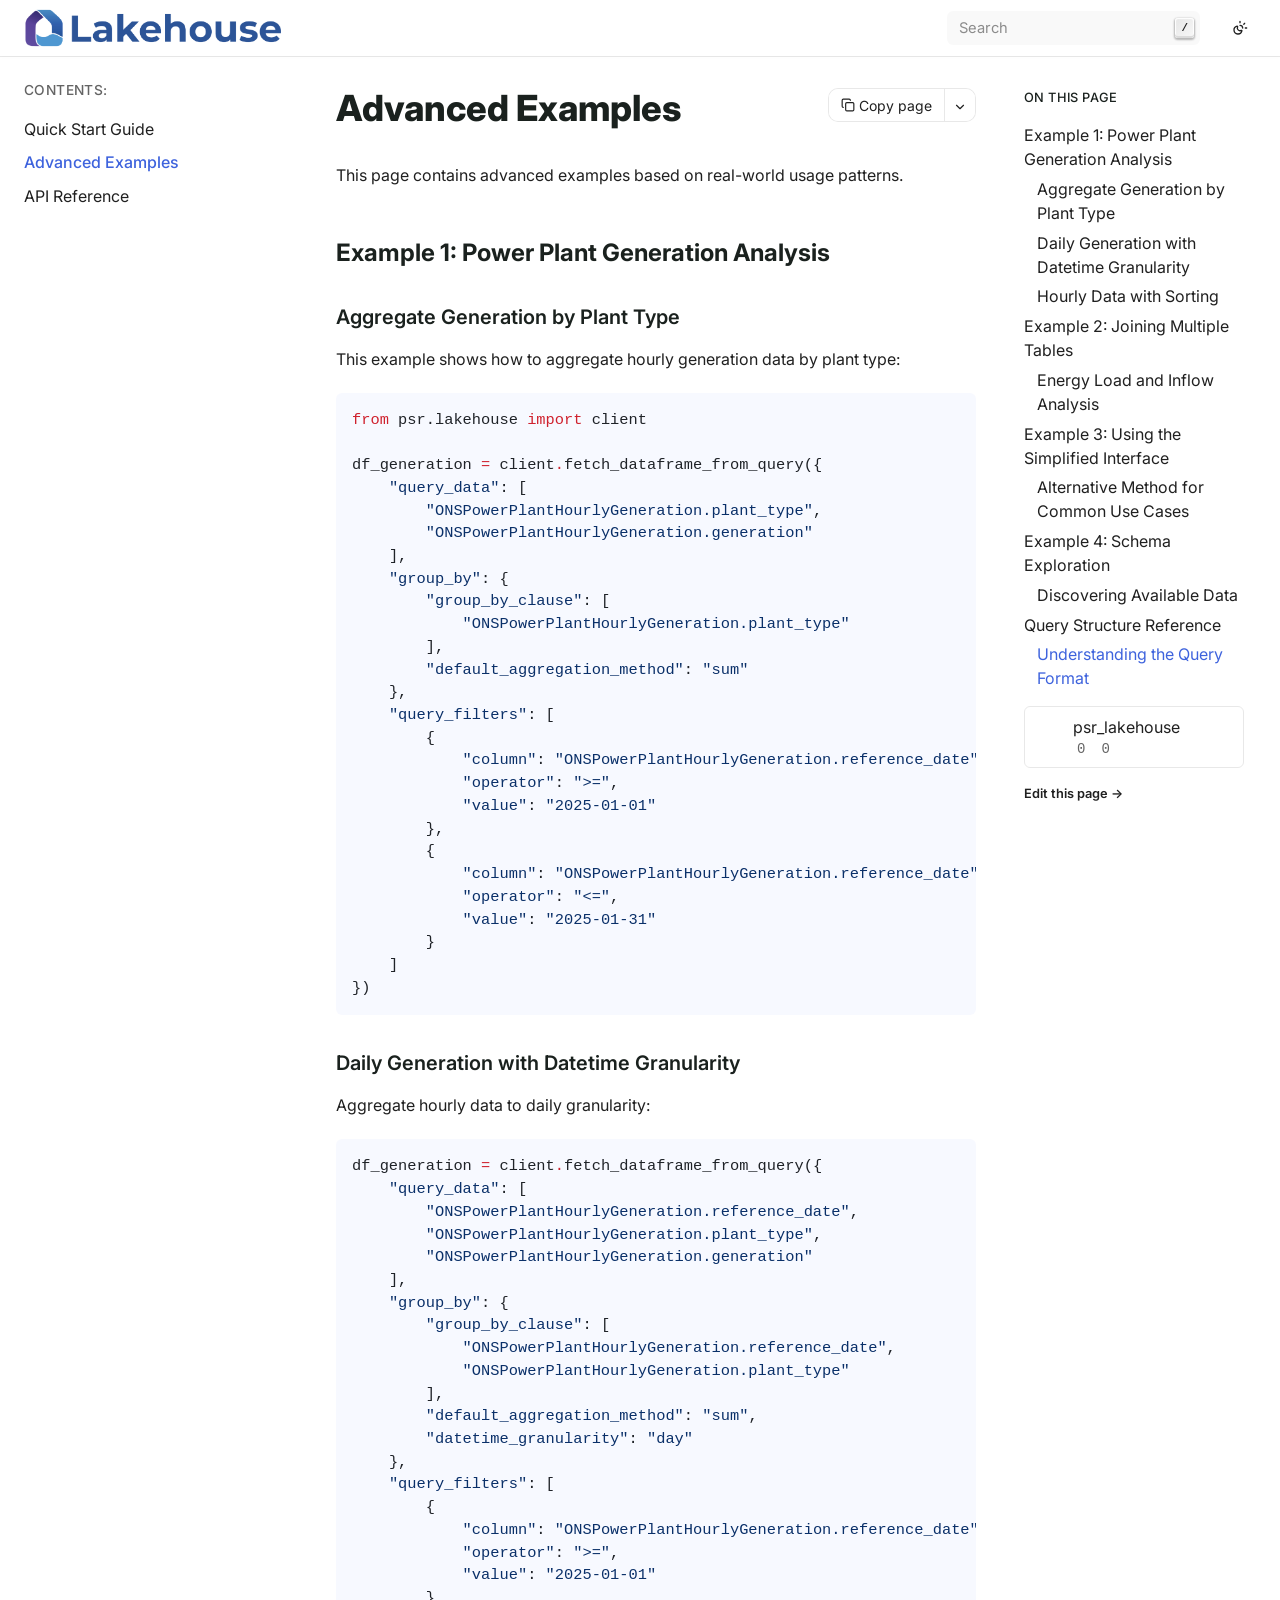
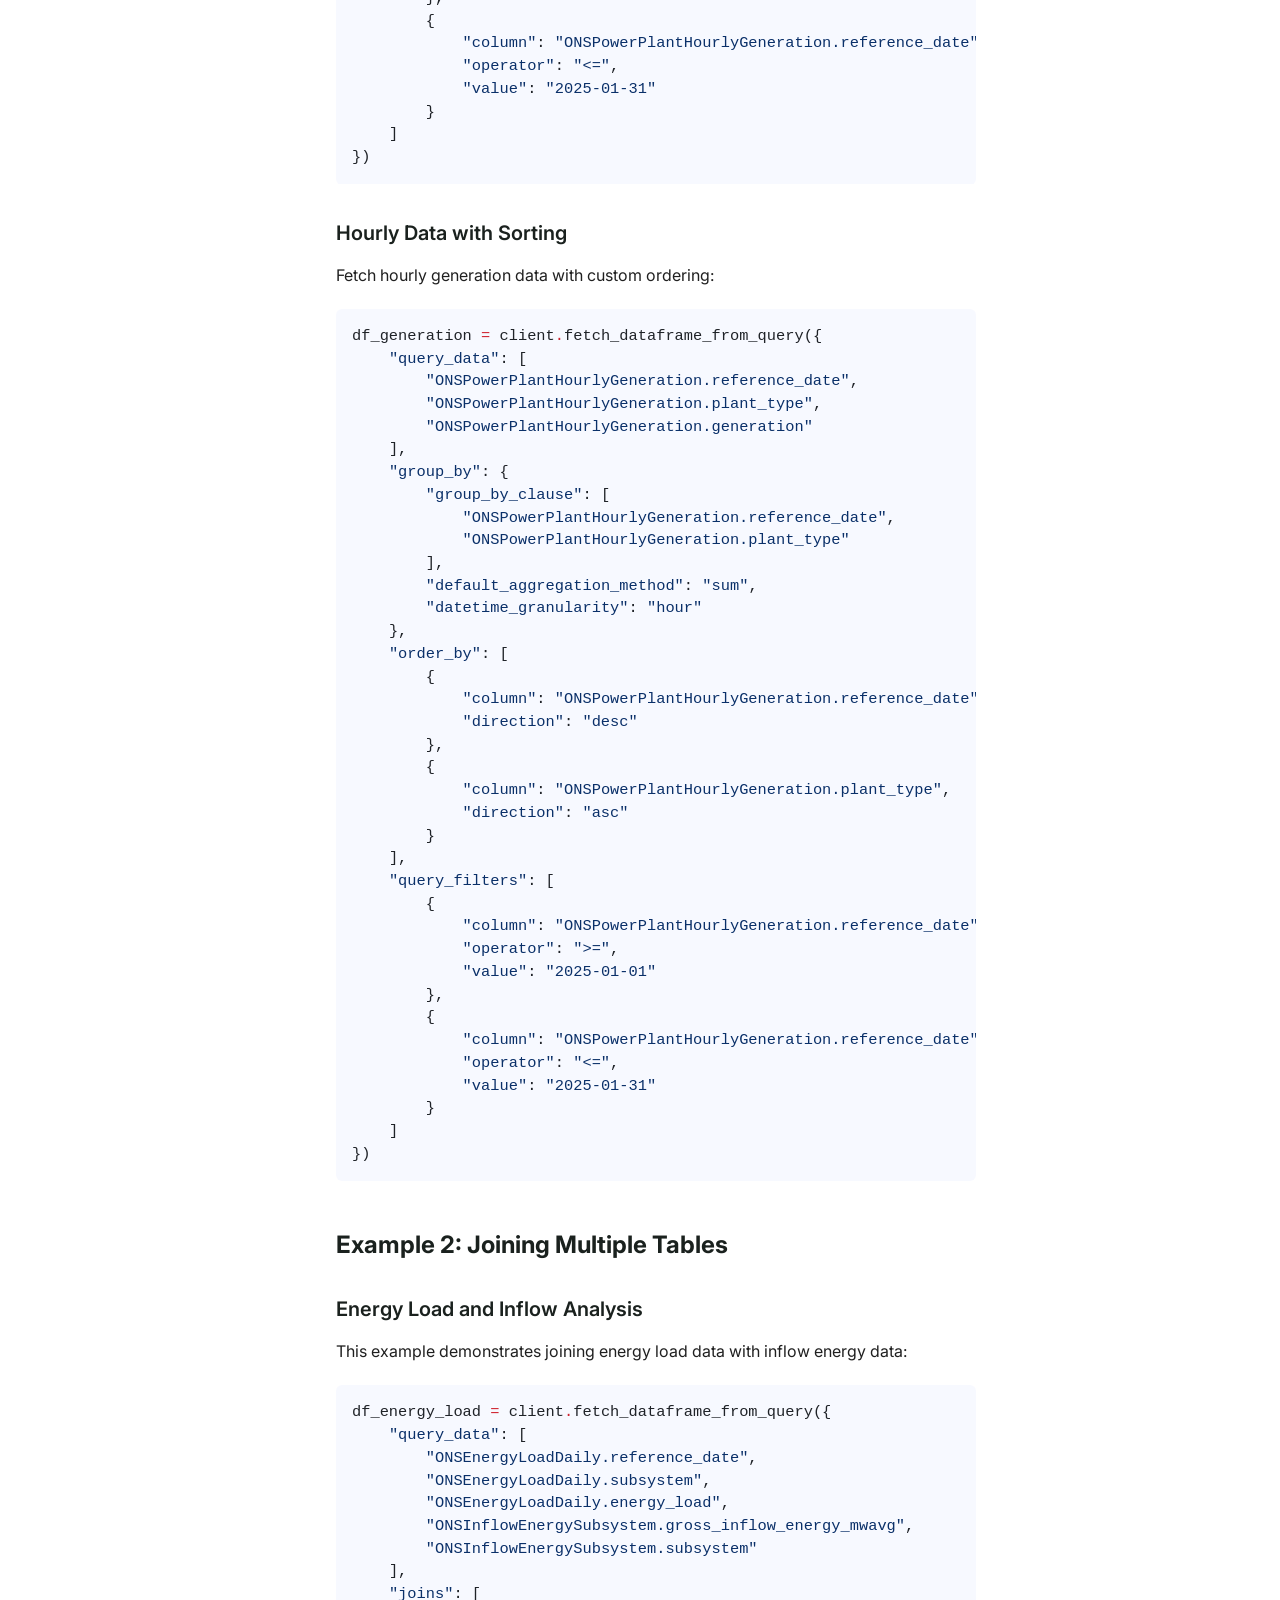
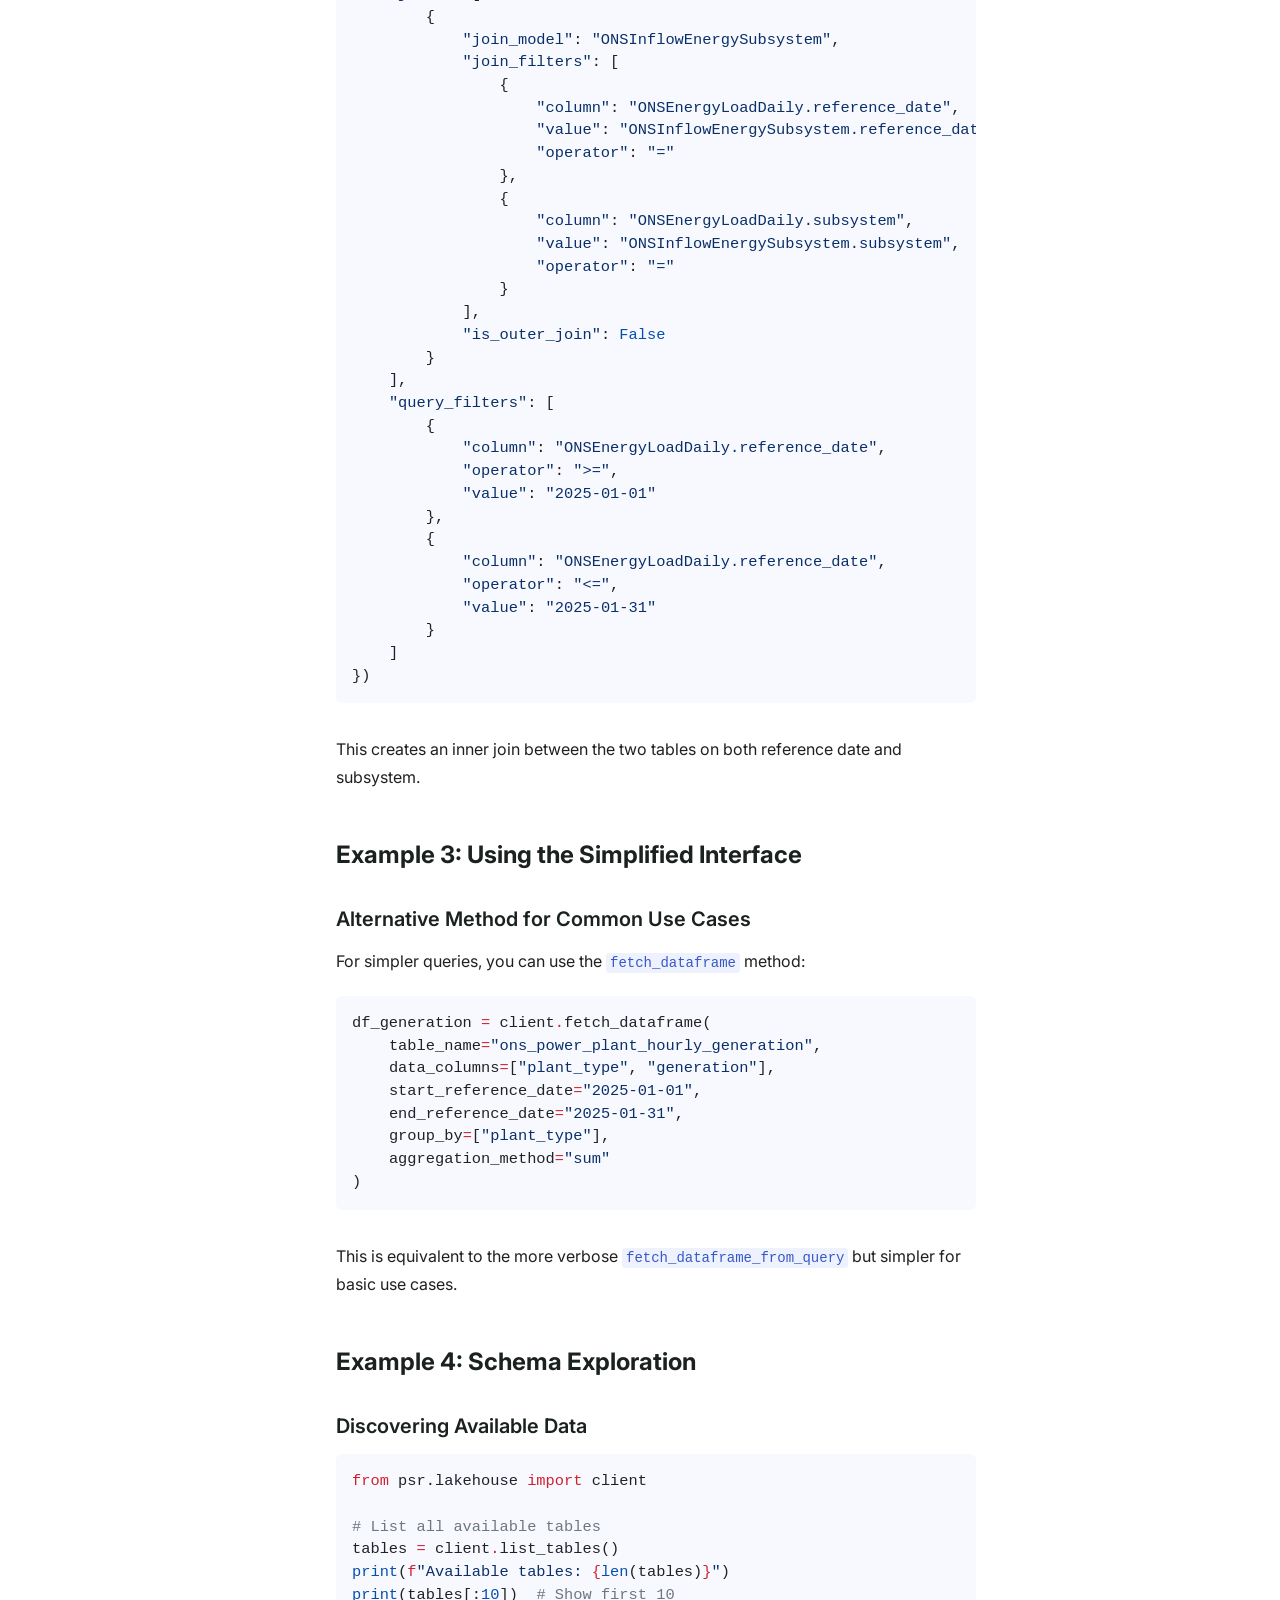
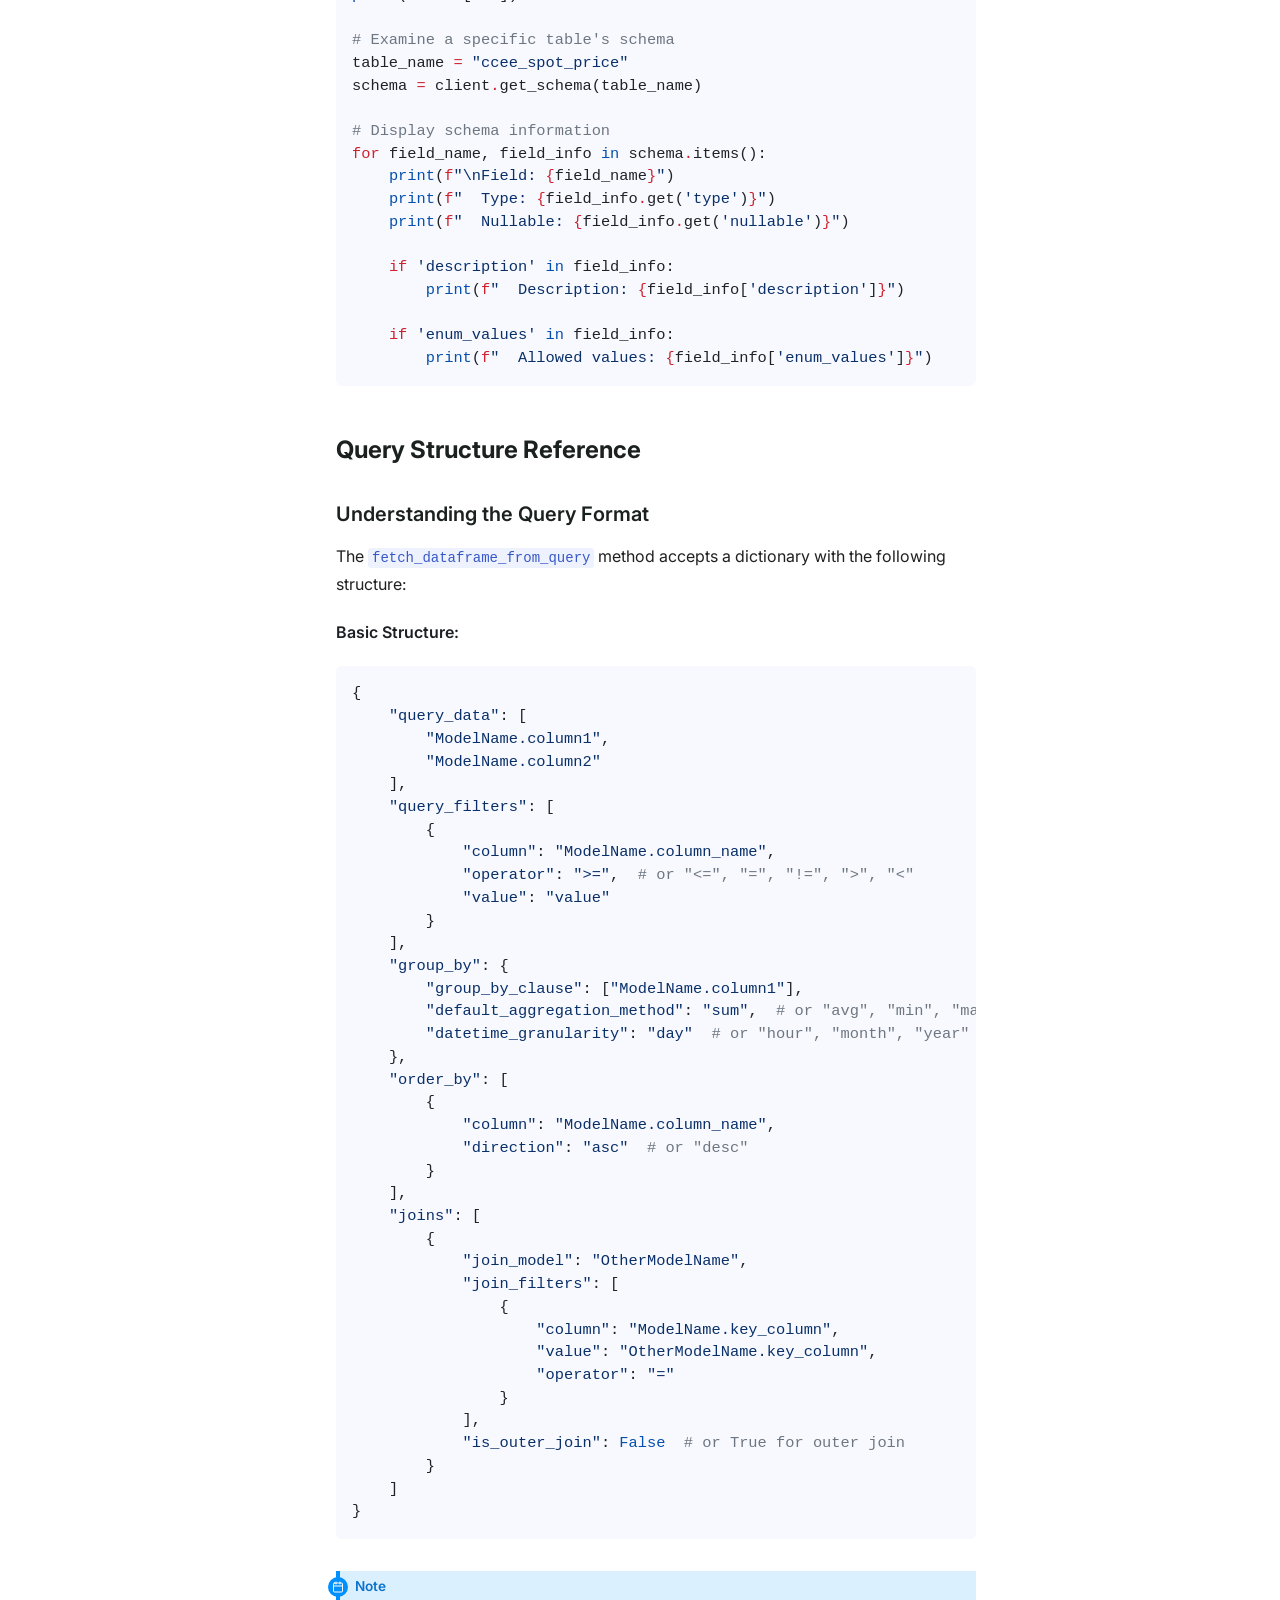
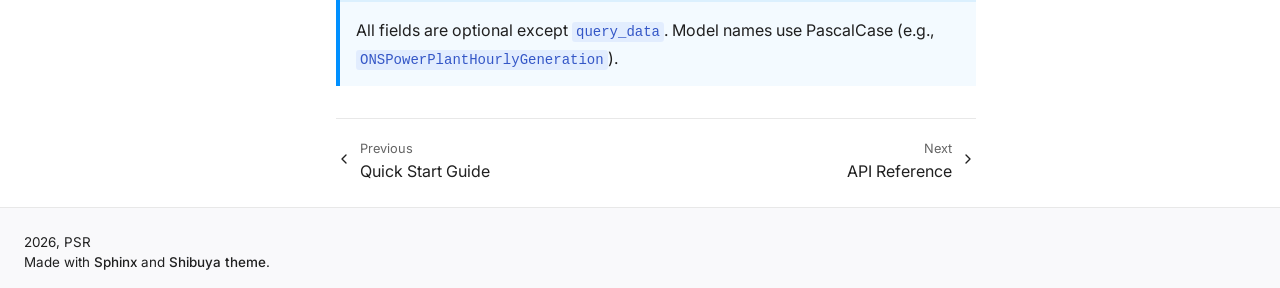
<file: examples.html>
<!DOCTYPE html>
<html lang="en" data-accent-color="indigo" data-content_root="./">
<head>
  <meta charset="utf-8">
  <meta name="viewport" content="width=device-width, initial-scale=1.0"><title>Advanced Examples - PSR Lakehouse documentation</title><link rel="shortcut icon" href="_static/lakehouse.svg"/><link rel="index" title="Index" href="genindex.html" /><link rel="search" title="Search" href="search.html" /><link rel="next" title="API Reference" href="api.html" /><link rel="prev" title="Quick Start Guide" href="quickstart.html" /><script>
    function setColorMode(t){let e=document.documentElement;e.setAttribute("data-color-mode",t);let a=window.matchMedia&&window.matchMedia("(prefers-color-scheme: dark)").matches,s=t;"auto"===t&&(s=a?"dark":"light"),"light"===s?(e.classList.remove("dark"),e.classList.add("light")):(e.classList.remove("light"),e.classList.add("dark"))}
    setColorMode(localStorage._theme||"auto");
  </script><link rel="stylesheet" type="text/css" href="_static/pygments.css?v=e1a1ceaf" />
    <link rel="stylesheet" type="text/css" href="_static/shibuya.css?v=2ceb65ce" />
    <link media="print" rel="stylesheet" type="text/css" href="_static/print.css?v=20ff2c19" />
    <link rel="stylesheet" type="text/css" href="_static/custom.css?v=dab9ba16" />
    <link rel="preconnect" href="https://fonts.googleapis.com">
<link rel="preconnect" href="https://fonts.gstatic.com" crossorigin>
<link href="https://fonts.googleapis.com/css2?family=Inter:wght@400;500;600;700&display=swap" rel="stylesheet">
<style>
:root {
  --sy-f-text: "Inter", var(--sy-f-sys), var(--sy-f-cjk), sans-serif;
  --sy-f-heading: "Inter", var(--sy-f-sys), var(--sy-f-cjk), sans-serif;
}
</style>
    
  <meta property="og:type" content="website"/><meta property="og:title" content="Advanced Examples"/>
    <meta name="twitter:card" content="summary"/>
  </head>
<body><div class="sy-head">
  <div class="sy-head-blur"></div>
  <div class="sy-head-inner sy-container mx-auto">
    <a class="sy-head-brand" href="index.html">
      <img class="light-logo" src="_static/img/lakehouse_horizontal_light.png" alt="PSR Lakehouse" height="28" loading="lazy" />
      <img class="dark-logo" src="_static/img/lakehouse_horizontal_dark.png" alt="PSR Lakehouse" height="28" loading="lazy" />
      <strong>PSR Lakehouse</strong>
    </a>
    <div class="sy-head-nav" id="head-nav">
      <nav class="sy-head-links"></nav>
      <div class="sy-head-extra flex items-center print:hidden"><form class="searchbox flex items-center" action="search.html" method="get">
  <input type="text" name="q" placeholder="Search" />
  <kbd>/</kbd>
</form><div class="sy-head-socials">
  <a href="https://github.com/psrenergy/psr_lakehouse" aria-label="GitHub">
    <iconify-icon icon="simple-icons:github"></iconify-icon>
  </a></div></div>
    </div>
    <div class="sy-head-actions flex items-center shrink-0 print:hidden"><button class="js-theme theme-switch flex items-center"
data-aria-auto="Switch to light color mode"
data-aria-light="Switch to dark color mode"
data-aria-dark="Switch to auto color mode">
<i class="i-lucide theme-icon"></i>
</button><button class="md:hidden flex items-center js-menu" aria-label="Menu" type="button" aria-controls="head-nav" aria-expanded="false">
        <div class="hamburger">
          <span class="hamburger_1"></span>
          <span class="hamburger_2"></span>
          <span class="hamburger_3"></span>
        </div>
      </button>
    </div>
  </div>
</div>
<div class="sy-page sy-container flex mx-auto">
  <aside id="lside" class="sy-lside md:w-72 md:shrink-0 print:hidden">
    <div class="sy-lside-inner md:sticky">
      <div class="sy-scrollbar p-6">
        <div class="globaltoc" data-expand-depth="0"><p class="caption" role="heading" aria-level="3"><span class="caption-text">Contents:</span></p>
<ul class="current">
<li class="toctree-l1"><a class="reference internal" href="quickstart.html">Quick Start Guide</a></li>
<li class="toctree-l1 current"><a class="current reference internal" href="#">Advanced Examples</a></li>
<li class="toctree-l1"><a class="reference internal" href="api.html">API Reference</a></li>
</ul>

        </div>
      </div>
    </div>
  </aside>
  <div class="lside-overlay js-menu" role="button" aria-label="Close left sidebar" aria-controls="lside" aria-expanded="false"></div>
  <aside id="rside" class="sy-rside pb-3 w-64 shrink-0 order-last">
    <button class="rside-close js-menu xl:hidden" aria-label="Close Table of Contents" type="button" aria-controls="rside" aria-expanded="false">
      <i class="i-lucide close"></i>
    </button>
    <div class="sy-scrollbar sy-rside-inner px-6 xl:top-16 xl:sticky xl:pl-0 pt-6 pb-4"><div class="localtoc"><h3>On this page</h3><ul>
<li><a class="reference internal" href="#example-1-power-plant-generation-analysis">Example 1: Power Plant Generation Analysis</a><ul>
<li><a class="reference internal" href="#aggregate-generation-by-plant-type">Aggregate Generation by Plant Type</a></li>
<li><a class="reference internal" href="#daily-generation-with-datetime-granularity">Daily Generation with Datetime Granularity</a></li>
<li><a class="reference internal" href="#hourly-data-with-sorting">Hourly Data with Sorting</a></li>
</ul>
</li>
<li><a class="reference internal" href="#example-2-joining-multiple-tables">Example 2: Joining Multiple Tables</a><ul>
<li><a class="reference internal" href="#energy-load-and-inflow-analysis">Energy Load and Inflow Analysis</a></li>
</ul>
</li>
<li><a class="reference internal" href="#example-3-using-the-simplified-interface">Example 3: Using the Simplified Interface</a><ul>
<li><a class="reference internal" href="#alternative-method-for-common-use-cases">Alternative Method for Common Use Cases</a></li>
</ul>
</li>
<li><a class="reference internal" href="#example-4-schema-exploration">Example 4: Schema Exploration</a><ul>
<li><a class="reference internal" href="#discovering-available-data">Discovering Available Data</a></li>
</ul>
</li>
<li><a class="reference internal" href="#query-structure-reference">Query Structure Reference</a><ul>
<li><a class="reference internal" href="#understanding-the-query-format">Understanding the Query Format</a></li>
</ul>
</li>
</ul>
</div><a class="js-repo-stats repo-stats flex items-center" href="https://github.com/psrenergy/psr_lakehouse"
  data-type="github" data-user="psrenergy" data-repo="psr_lakehouse">
  <span class="w-8 flex items-center justify-around shrink-0 text-3xl">
    <iconify-icon icon="simple-icons:github"></iconify-icon>
  </span>
  <span class="flex-grow px-2 break-all">
    
    
      <span>psr_lakehouse</span>
    
    <span class="flex text-sm repo-stats-count">
      <span class="flex items-center pr-3">
        <iconify-icon icon="lucide:star"></iconify-icon>
        <strong class="js-repo-stars ml-1">0</strong>
      </span>
      <span class="flex items-center">
        <iconify-icon icon="lucide:git-fork"></iconify-icon>
        <strong class="js-repo-forks ml-1">0</strong>
      </span>
    </span>
  </span>
</a><div class="edit-this-page">
  <a href="https://github.com/psrenergy/psr_lakehouse/blob/main/docs/examples.rst">Edit this page</a>
</div><div id="ethical-ad-placement" data-ea-publisher="readthedocs"></div></div>
  </aside>
  <div class="rside-overlay js-menu" role="button" aria-label="Close Table of Contents" aria-controls="rside" aria-expanded="false"></div>
  <main class="sy-main w-full max-sm:max-w-full print:pt-6">
<div class="sy-breadcrumbs" role="navigation">
  <div class="sy-breadcrumbs-inner flex items-center">
    <div class="md:hidden mr-3">
      <button class="js-menu" aria-label="Menu" type="button" aria-controls="lside" aria-expanded="false">
        <i class="i-lucide menu"></i>
      </button>
    </div>
    <ol class="flex-1" itemscope itemtype="https://schema.org/BreadcrumbList"><li itemprop="itemListElement" itemscope itemtype="https://schema.org/ListItem">
        <a itemprop="item" href="index.html"><span itemprop="name">PSR Lakehouse</span></a>
        <span>/</span>
        <meta itemprop="position" content="1" />
      </li><li itemprop="itemListElement" itemscope itemtype="https://schema.org/ListItem">
        <strong itemprop="name">Advanced Examples</strong>
        <meta itemprop="position" content="2" />
      </li></ol>
    <div class="xl:hidden ml-1">
      <button class="js-menu" aria-label="Show table of contents" type="button" aria-controls="rside"
        aria-expanded="false">
        <i class="i-lucide outdent"></i>
      </button>
    </div>
  </div>
</div><div class="flex flex-col break-words justify-between">
      <div class="relative min-w-0 max-w-6xl px-6 pb-6 pt-8 xl:px-12">
  <div class="copy-page-wrapper relative pb-4 lg:absolute lg:top-8 lg:right-6 xl:right-12">
  <div id="copy-page-trigger">
    <button
      type="button"
      class="js-copy px-3 py-1 inline-flex items-center gap-1"
      data-url="https://raw.githubusercontent.com/psrenergy/psr_lakehouse/refs/heads/main/docs/examples.rst.txt"
    >
      <i class="i-lucide" data-icon="copy"></i>
      <span>Copy page</span>
    </button>
    <button class="js-menu px-2 py-1" type="button" aria-label="More actions"
      aria-haspopup="menu" aria-expanded="false" aria-controls="copy-page-content">
      <i class="i-lucide chevron-down"></i>
    </button>
  </div>
  <div id="copy-page-content" role="menu" aria-orientation="vertical" aria-hidden="true">
    <div role="presentation">
      <div class="flex flex-col" role="group">
        <button class="js-copy" type="button" role="menuitem"
          data-url="https://raw.githubusercontent.com/psrenergy/psr_lakehouse/refs/heads/main/docs/examples.rst.txt">
          <span class="iconify-icon">
            <i class="i-lucide" data-icon="copy"></i>
          </span>
          <span>Copy page</span>
        </button>
        <a role="menuitem" href="https://raw.githubusercontent.com/psrenergy/psr_lakehouse/refs/heads/main/docs/examples.rst.txt" target="_blank" rel="nofollow"><iconify-icon icon="bi:code-slash"></iconify-icon>
            <span>View Source</span></a><a role="menuitem" href="https://chatgpt.com/?hints=search&q=Read%20https%3A//raw.githubusercontent.com/psrenergy/psr_lakehouse/refs/heads/main/docs/examples.rst.txt%20so%20I%20can%20ask%20questions%20about%20it." target="_blank" rel="nofollow">
          <iconify-icon icon="bi:openai"></iconify-icon>
          <span>Open in ChatGPT</span>
        </a><a role="menuitem" href="https://claude.ai/new?q=Read%20https%3A//raw.githubusercontent.com/psrenergy/psr_lakehouse/refs/heads/main/docs/examples.rst.txt%20so%20I%20can%20ask%20questions%20about%20it." target="_blank" rel="nofollow">
          <iconify-icon icon="bi:claude"></iconify-icon>
          <span>Open in Claude</span>
        </a></div>
    </div>
  </div>
</div><article class="yue" role="main">
          <section id="advanced-examples">
<h1>Advanced Examples<a class="headerlink" href="#advanced-examples" title="Link to this heading">#</a></h1>
<p>This page contains advanced examples based on real-world usage patterns.</p>
<section id="example-1-power-plant-generation-analysis">
<h2>Example 1: Power Plant Generation Analysis<a class="headerlink" href="#example-1-power-plant-generation-analysis" title="Link to this heading">#</a></h2>
<section id="aggregate-generation-by-plant-type">
<h3>Aggregate Generation by Plant Type<a class="headerlink" href="#aggregate-generation-by-plant-type" title="Link to this heading">#</a></h3>
<p>This example shows how to aggregate hourly generation data by plant type:</p>
<div class="highlight-python notranslate"><div class="highlight"><pre><span></span><span data-line="1"><span class="kn">from</span><span class="w"> </span><span class="nn">psr.lakehouse</span><span class="w"> </span><span class="kn">import</span> <span class="n">client</span>
</span><span data-line="2">
</span><span data-line="3"><span class="n">df_generation</span> <span class="o">=</span> <span class="n">client</span><span class="o">.</span><span class="n">fetch_dataframe_from_query</span><span class="p">({</span>
</span><span data-line="4">    <span class="s2">"query_data"</span><span class="p">:</span> <span class="p">[</span>
</span><span data-line="5">        <span class="s2">"ONSPowerPlantHourlyGeneration.plant_type"</span><span class="p">,</span>
</span><span data-line="6">        <span class="s2">"ONSPowerPlantHourlyGeneration.generation"</span>
</span><span data-line="7">    <span class="p">],</span>
</span><span data-line="8">    <span class="s2">"group_by"</span><span class="p">:</span> <span class="p">{</span>
</span><span data-line="9">        <span class="s2">"group_by_clause"</span><span class="p">:</span> <span class="p">[</span>
</span><span data-line="10">            <span class="s2">"ONSPowerPlantHourlyGeneration.plant_type"</span>
</span><span data-line="11">        <span class="p">],</span>
</span><span data-line="12">        <span class="s2">"default_aggregation_method"</span><span class="p">:</span> <span class="s2">"sum"</span>
</span><span data-line="13">    <span class="p">},</span>
</span><span data-line="14">    <span class="s2">"query_filters"</span><span class="p">:</span> <span class="p">[</span>
</span><span data-line="15">        <span class="p">{</span>
</span><span data-line="16">            <span class="s2">"column"</span><span class="p">:</span> <span class="s2">"ONSPowerPlantHourlyGeneration.reference_date"</span><span class="p">,</span>
</span><span data-line="17">            <span class="s2">"operator"</span><span class="p">:</span> <span class="s2">"&gt;="</span><span class="p">,</span>
</span><span data-line="18">            <span class="s2">"value"</span><span class="p">:</span> <span class="s2">"2025-01-01"</span>
</span><span data-line="19">        <span class="p">},</span>
</span><span data-line="20">        <span class="p">{</span>
</span><span data-line="21">            <span class="s2">"column"</span><span class="p">:</span> <span class="s2">"ONSPowerPlantHourlyGeneration.reference_date"</span><span class="p">,</span>
</span><span data-line="22">            <span class="s2">"operator"</span><span class="p">:</span> <span class="s2">"&lt;="</span><span class="p">,</span>
</span><span data-line="23">            <span class="s2">"value"</span><span class="p">:</span> <span class="s2">"2025-01-31"</span>
</span><span data-line="24">        <span class="p">}</span>
</span><span data-line="25">    <span class="p">]</span>
</span><span data-line="26"><span class="p">})</span>
</span></pre></div>
</div>
</section>
<section id="daily-generation-with-datetime-granularity">
<h3>Daily Generation with Datetime Granularity<a class="headerlink" href="#daily-generation-with-datetime-granularity" title="Link to this heading">#</a></h3>
<p>Aggregate hourly data to daily granularity:</p>
<div class="highlight-python notranslate"><div class="highlight"><pre><span></span><span data-line="1"><span class="n">df_generation</span> <span class="o">=</span> <span class="n">client</span><span class="o">.</span><span class="n">fetch_dataframe_from_query</span><span class="p">({</span>
</span><span data-line="2">    <span class="s2">"query_data"</span><span class="p">:</span> <span class="p">[</span>
</span><span data-line="3">        <span class="s2">"ONSPowerPlantHourlyGeneration.reference_date"</span><span class="p">,</span>
</span><span data-line="4">        <span class="s2">"ONSPowerPlantHourlyGeneration.plant_type"</span><span class="p">,</span>
</span><span data-line="5">        <span class="s2">"ONSPowerPlantHourlyGeneration.generation"</span>
</span><span data-line="6">    <span class="p">],</span>
</span><span data-line="7">    <span class="s2">"group_by"</span><span class="p">:</span> <span class="p">{</span>
</span><span data-line="8">        <span class="s2">"group_by_clause"</span><span class="p">:</span> <span class="p">[</span>
</span><span data-line="9">            <span class="s2">"ONSPowerPlantHourlyGeneration.reference_date"</span><span class="p">,</span>
</span><span data-line="10">            <span class="s2">"ONSPowerPlantHourlyGeneration.plant_type"</span>
</span><span data-line="11">        <span class="p">],</span>
</span><span data-line="12">        <span class="s2">"default_aggregation_method"</span><span class="p">:</span> <span class="s2">"sum"</span><span class="p">,</span>
</span><span data-line="13">        <span class="s2">"datetime_granularity"</span><span class="p">:</span> <span class="s2">"day"</span>
</span><span data-line="14">    <span class="p">},</span>
</span><span data-line="15">    <span class="s2">"query_filters"</span><span class="p">:</span> <span class="p">[</span>
</span><span data-line="16">        <span class="p">{</span>
</span><span data-line="17">            <span class="s2">"column"</span><span class="p">:</span> <span class="s2">"ONSPowerPlantHourlyGeneration.reference_date"</span><span class="p">,</span>
</span><span data-line="18">            <span class="s2">"operator"</span><span class="p">:</span> <span class="s2">"&gt;="</span><span class="p">,</span>
</span><span data-line="19">            <span class="s2">"value"</span><span class="p">:</span> <span class="s2">"2025-01-01"</span>
</span><span data-line="20">        <span class="p">},</span>
</span><span data-line="21">        <span class="p">{</span>
</span><span data-line="22">            <span class="s2">"column"</span><span class="p">:</span> <span class="s2">"ONSPowerPlantHourlyGeneration.reference_date"</span><span class="p">,</span>
</span><span data-line="23">            <span class="s2">"operator"</span><span class="p">:</span> <span class="s2">"&lt;="</span><span class="p">,</span>
</span><span data-line="24">            <span class="s2">"value"</span><span class="p">:</span> <span class="s2">"2025-01-31"</span>
</span><span data-line="25">        <span class="p">}</span>
</span><span data-line="26">    <span class="p">]</span>
</span><span data-line="27"><span class="p">})</span>
</span></pre></div>
</div>
</section>
<section id="hourly-data-with-sorting">
<h3>Hourly Data with Sorting<a class="headerlink" href="#hourly-data-with-sorting" title="Link to this heading">#</a></h3>
<p>Fetch hourly generation data with custom ordering:</p>
<div class="highlight-python notranslate"><div class="highlight"><pre><span></span><span data-line="1"><span class="n">df_generation</span> <span class="o">=</span> <span class="n">client</span><span class="o">.</span><span class="n">fetch_dataframe_from_query</span><span class="p">({</span>
</span><span data-line="2">    <span class="s2">"query_data"</span><span class="p">:</span> <span class="p">[</span>
</span><span data-line="3">        <span class="s2">"ONSPowerPlantHourlyGeneration.reference_date"</span><span class="p">,</span>
</span><span data-line="4">        <span class="s2">"ONSPowerPlantHourlyGeneration.plant_type"</span><span class="p">,</span>
</span><span data-line="5">        <span class="s2">"ONSPowerPlantHourlyGeneration.generation"</span>
</span><span data-line="6">    <span class="p">],</span>
</span><span data-line="7">    <span class="s2">"group_by"</span><span class="p">:</span> <span class="p">{</span>
</span><span data-line="8">        <span class="s2">"group_by_clause"</span><span class="p">:</span> <span class="p">[</span>
</span><span data-line="9">            <span class="s2">"ONSPowerPlantHourlyGeneration.reference_date"</span><span class="p">,</span>
</span><span data-line="10">            <span class="s2">"ONSPowerPlantHourlyGeneration.plant_type"</span>
</span><span data-line="11">        <span class="p">],</span>
</span><span data-line="12">        <span class="s2">"default_aggregation_method"</span><span class="p">:</span> <span class="s2">"sum"</span><span class="p">,</span>
</span><span data-line="13">        <span class="s2">"datetime_granularity"</span><span class="p">:</span> <span class="s2">"hour"</span>
</span><span data-line="14">    <span class="p">},</span>
</span><span data-line="15">    <span class="s2">"order_by"</span><span class="p">:</span> <span class="p">[</span>
</span><span data-line="16">        <span class="p">{</span>
</span><span data-line="17">            <span class="s2">"column"</span><span class="p">:</span> <span class="s2">"ONSPowerPlantHourlyGeneration.reference_date"</span><span class="p">,</span>
</span><span data-line="18">            <span class="s2">"direction"</span><span class="p">:</span> <span class="s2">"desc"</span>
</span><span data-line="19">        <span class="p">},</span>
</span><span data-line="20">        <span class="p">{</span>
</span><span data-line="21">            <span class="s2">"column"</span><span class="p">:</span> <span class="s2">"ONSPowerPlantHourlyGeneration.plant_type"</span><span class="p">,</span>
</span><span data-line="22">            <span class="s2">"direction"</span><span class="p">:</span> <span class="s2">"asc"</span>
</span><span data-line="23">        <span class="p">}</span>
</span><span data-line="24">    <span class="p">],</span>
</span><span data-line="25">    <span class="s2">"query_filters"</span><span class="p">:</span> <span class="p">[</span>
</span><span data-line="26">        <span class="p">{</span>
</span><span data-line="27">            <span class="s2">"column"</span><span class="p">:</span> <span class="s2">"ONSPowerPlantHourlyGeneration.reference_date"</span><span class="p">,</span>
</span><span data-line="28">            <span class="s2">"operator"</span><span class="p">:</span> <span class="s2">"&gt;="</span><span class="p">,</span>
</span><span data-line="29">            <span class="s2">"value"</span><span class="p">:</span> <span class="s2">"2025-01-01"</span>
</span><span data-line="30">        <span class="p">},</span>
</span><span data-line="31">        <span class="p">{</span>
</span><span data-line="32">            <span class="s2">"column"</span><span class="p">:</span> <span class="s2">"ONSPowerPlantHourlyGeneration.reference_date"</span><span class="p">,</span>
</span><span data-line="33">            <span class="s2">"operator"</span><span class="p">:</span> <span class="s2">"&lt;="</span><span class="p">,</span>
</span><span data-line="34">            <span class="s2">"value"</span><span class="p">:</span> <span class="s2">"2025-01-31"</span>
</span><span data-line="35">        <span class="p">}</span>
</span><span data-line="36">    <span class="p">]</span>
</span><span data-line="37"><span class="p">})</span>
</span></pre></div>
</div>
</section>
</section>
<section id="example-2-joining-multiple-tables">
<h2>Example 2: Joining Multiple Tables<a class="headerlink" href="#example-2-joining-multiple-tables" title="Link to this heading">#</a></h2>
<section id="energy-load-and-inflow-analysis">
<h3>Energy Load and Inflow Analysis<a class="headerlink" href="#energy-load-and-inflow-analysis" title="Link to this heading">#</a></h3>
<p>This example demonstrates joining energy load data with inflow energy data:</p>
<div class="highlight-python notranslate"><div class="highlight"><pre><span></span><span data-line="1"><span class="n">df_energy_load</span> <span class="o">=</span> <span class="n">client</span><span class="o">.</span><span class="n">fetch_dataframe_from_query</span><span class="p">({</span>
</span><span data-line="2">    <span class="s2">"query_data"</span><span class="p">:</span> <span class="p">[</span>
</span><span data-line="3">        <span class="s2">"ONSEnergyLoadDaily.reference_date"</span><span class="p">,</span>
</span><span data-line="4">        <span class="s2">"ONSEnergyLoadDaily.subsystem"</span><span class="p">,</span>
</span><span data-line="5">        <span class="s2">"ONSEnergyLoadDaily.energy_load"</span><span class="p">,</span>
</span><span data-line="6">        <span class="s2">"ONSInflowEnergySubsystem.gross_inflow_energy_mwavg"</span><span class="p">,</span>
</span><span data-line="7">        <span class="s2">"ONSInflowEnergySubsystem.subsystem"</span>
</span><span data-line="8">    <span class="p">],</span>
</span><span data-line="9">    <span class="s2">"joins"</span><span class="p">:</span> <span class="p">[</span>
</span><span data-line="10">        <span class="p">{</span>
</span><span data-line="11">            <span class="s2">"join_model"</span><span class="p">:</span> <span class="s2">"ONSInflowEnergySubsystem"</span><span class="p">,</span>
</span><span data-line="12">            <span class="s2">"join_filters"</span><span class="p">:</span> <span class="p">[</span>
</span><span data-line="13">                <span class="p">{</span>
</span><span data-line="14">                    <span class="s2">"column"</span><span class="p">:</span> <span class="s2">"ONSEnergyLoadDaily.reference_date"</span><span class="p">,</span>
</span><span data-line="15">                    <span class="s2">"value"</span><span class="p">:</span> <span class="s2">"ONSInflowEnergySubsystem.reference_date"</span><span class="p">,</span>
</span><span data-line="16">                    <span class="s2">"operator"</span><span class="p">:</span> <span class="s2">"="</span>
</span><span data-line="17">                <span class="p">},</span>
</span><span data-line="18">                <span class="p">{</span>
</span><span data-line="19">                    <span class="s2">"column"</span><span class="p">:</span> <span class="s2">"ONSEnergyLoadDaily.subsystem"</span><span class="p">,</span>
</span><span data-line="20">                    <span class="s2">"value"</span><span class="p">:</span> <span class="s2">"ONSInflowEnergySubsystem.subsystem"</span><span class="p">,</span>
</span><span data-line="21">                    <span class="s2">"operator"</span><span class="p">:</span> <span class="s2">"="</span>
</span><span data-line="22">                <span class="p">}</span>
</span><span data-line="23">            <span class="p">],</span>
</span><span data-line="24">            <span class="s2">"is_outer_join"</span><span class="p">:</span> <span class="kc">False</span>
</span><span data-line="25">        <span class="p">}</span>
</span><span data-line="26">    <span class="p">],</span>
</span><span data-line="27">    <span class="s2">"query_filters"</span><span class="p">:</span> <span class="p">[</span>
</span><span data-line="28">        <span class="p">{</span>
</span><span data-line="29">            <span class="s2">"column"</span><span class="p">:</span> <span class="s2">"ONSEnergyLoadDaily.reference_date"</span><span class="p">,</span>
</span><span data-line="30">            <span class="s2">"operator"</span><span class="p">:</span> <span class="s2">"&gt;="</span><span class="p">,</span>
</span><span data-line="31">            <span class="s2">"value"</span><span class="p">:</span> <span class="s2">"2025-01-01"</span>
</span><span data-line="32">        <span class="p">},</span>
</span><span data-line="33">        <span class="p">{</span>
</span><span data-line="34">            <span class="s2">"column"</span><span class="p">:</span> <span class="s2">"ONSEnergyLoadDaily.reference_date"</span><span class="p">,</span>
</span><span data-line="35">            <span class="s2">"operator"</span><span class="p">:</span> <span class="s2">"&lt;="</span><span class="p">,</span>
</span><span data-line="36">            <span class="s2">"value"</span><span class="p">:</span> <span class="s2">"2025-01-31"</span>
</span><span data-line="37">        <span class="p">}</span>
</span><span data-line="38">    <span class="p">]</span>
</span><span data-line="39"><span class="p">})</span>
</span></pre></div>
</div>
<p>This creates an inner join between the two tables on both reference date and subsystem.</p>
</section>
</section>
<section id="example-3-using-the-simplified-interface">
<h2>Example 3: Using the Simplified Interface<a class="headerlink" href="#example-3-using-the-simplified-interface" title="Link to this heading">#</a></h2>
<section id="alternative-method-for-common-use-cases">
<h3>Alternative Method for Common Use Cases<a class="headerlink" href="#alternative-method-for-common-use-cases" title="Link to this heading">#</a></h3>
<p>For simpler queries, you can use the <code class="docutils literal notranslate"><span class="pre">fetch_dataframe</span></code> method:</p>
<div class="highlight-python notranslate"><div class="highlight"><pre><span></span><span data-line="1"><span class="n">df_generation</span> <span class="o">=</span> <span class="n">client</span><span class="o">.</span><span class="n">fetch_dataframe</span><span class="p">(</span>
</span><span data-line="2">    <span class="n">table_name</span><span class="o">=</span><span class="s2">"ons_power_plant_hourly_generation"</span><span class="p">,</span>
</span><span data-line="3">    <span class="n">data_columns</span><span class="o">=</span><span class="p">[</span><span class="s2">"plant_type"</span><span class="p">,</span> <span class="s2">"generation"</span><span class="p">],</span>
</span><span data-line="4">    <span class="n">start_reference_date</span><span class="o">=</span><span class="s2">"2025-01-01"</span><span class="p">,</span>
</span><span data-line="5">    <span class="n">end_reference_date</span><span class="o">=</span><span class="s2">"2025-01-31"</span><span class="p">,</span>
</span><span data-line="6">    <span class="n">group_by</span><span class="o">=</span><span class="p">[</span><span class="s2">"plant_type"</span><span class="p">],</span>
</span><span data-line="7">    <span class="n">aggregation_method</span><span class="o">=</span><span class="s2">"sum"</span>
</span><span data-line="8"><span class="p">)</span>
</span></pre></div>
</div>
<p>This is equivalent to the more verbose <code class="docutils literal notranslate"><span class="pre">fetch_dataframe_from_query</span></code> but simpler for basic use cases.</p>
</section>
</section>
<section id="example-4-schema-exploration">
<h2>Example 4: Schema Exploration<a class="headerlink" href="#example-4-schema-exploration" title="Link to this heading">#</a></h2>
<section id="discovering-available-data">
<h3>Discovering Available Data<a class="headerlink" href="#discovering-available-data" title="Link to this heading">#</a></h3>
<div class="highlight-python notranslate"><div class="highlight"><pre><span></span><span data-line="1"><span class="kn">from</span><span class="w"> </span><span class="nn">psr.lakehouse</span><span class="w"> </span><span class="kn">import</span> <span class="n">client</span>
</span><span data-line="2">
</span><span data-line="3"><span class="c1"># List all available tables</span>
</span><span data-line="4"><span class="n">tables</span> <span class="o">=</span> <span class="n">client</span><span class="o">.</span><span class="n">list_tables</span><span class="p">()</span>
</span><span data-line="5"><span class="nb">print</span><span class="p">(</span><span class="sa">f</span><span class="s2">"Available tables: </span><span class="si">{</span><span class="nb">len</span><span class="p">(</span><span class="n">tables</span><span class="p">)</span><span class="si">}</span><span class="s2">"</span><span class="p">)</span>
</span><span data-line="6"><span class="nb">print</span><span class="p">(</span><span class="n">tables</span><span class="p">[:</span><span class="mi">10</span><span class="p">])</span>  <span class="c1"># Show first 10</span>
</span><span data-line="7">
</span><span data-line="8"><span class="c1"># Examine a specific table's schema</span>
</span><span data-line="9"><span class="n">table_name</span> <span class="o">=</span> <span class="s2">"ccee_spot_price"</span>
</span><span data-line="10"><span class="n">schema</span> <span class="o">=</span> <span class="n">client</span><span class="o">.</span><span class="n">get_schema</span><span class="p">(</span><span class="n">table_name</span><span class="p">)</span>
</span><span data-line="11">
</span><span data-line="12"><span class="c1"># Display schema information</span>
</span><span data-line="13"><span class="k">for</span> <span class="n">field_name</span><span class="p">,</span> <span class="n">field_info</span> <span class="ow">in</span> <span class="n">schema</span><span class="o">.</span><span class="n">items</span><span class="p">():</span>
</span><span data-line="14">    <span class="nb">print</span><span class="p">(</span><span class="sa">f</span><span class="s2">"</span><span class="se">\n</span><span class="s2">Field: </span><span class="si">{</span><span class="n">field_name</span><span class="si">}</span><span class="s2">"</span><span class="p">)</span>
</span><span data-line="15">    <span class="nb">print</span><span class="p">(</span><span class="sa">f</span><span class="s2">"  Type: </span><span class="si">{</span><span class="n">field_info</span><span class="o">.</span><span class="n">get</span><span class="p">(</span><span class="s1">'type'</span><span class="p">)</span><span class="si">}</span><span class="s2">"</span><span class="p">)</span>
</span><span data-line="16">    <span class="nb">print</span><span class="p">(</span><span class="sa">f</span><span class="s2">"  Nullable: </span><span class="si">{</span><span class="n">field_info</span><span class="o">.</span><span class="n">get</span><span class="p">(</span><span class="s1">'nullable'</span><span class="p">)</span><span class="si">}</span><span class="s2">"</span><span class="p">)</span>
</span><span data-line="17">
</span><span data-line="18">    <span class="k">if</span> <span class="s1">'description'</span> <span class="ow">in</span> <span class="n">field_info</span><span class="p">:</span>
</span><span data-line="19">        <span class="nb">print</span><span class="p">(</span><span class="sa">f</span><span class="s2">"  Description: </span><span class="si">{</span><span class="n">field_info</span><span class="p">[</span><span class="s1">'description'</span><span class="p">]</span><span class="si">}</span><span class="s2">"</span><span class="p">)</span>
</span><span data-line="20">
</span><span data-line="21">    <span class="k">if</span> <span class="s1">'enum_values'</span> <span class="ow">in</span> <span class="n">field_info</span><span class="p">:</span>
</span><span data-line="22">        <span class="nb">print</span><span class="p">(</span><span class="sa">f</span><span class="s2">"  Allowed values: </span><span class="si">{</span><span class="n">field_info</span><span class="p">[</span><span class="s1">'enum_values'</span><span class="p">]</span><span class="si">}</span><span class="s2">"</span><span class="p">)</span>
</span></pre></div>
</div>
</section>
</section>
<section id="query-structure-reference">
<h2>Query Structure Reference<a class="headerlink" href="#query-structure-reference" title="Link to this heading">#</a></h2>
<section id="understanding-the-query-format">
<h3>Understanding the Query Format<a class="headerlink" href="#understanding-the-query-format" title="Link to this heading">#</a></h3>
<p>The <code class="docutils literal notranslate"><span class="pre">fetch_dataframe_from_query</span></code> method accepts a dictionary with the following structure:</p>
<p><strong>Basic Structure:</strong></p>
<div class="highlight-python notranslate"><div class="highlight"><pre><span></span><span data-line="1"><span class="p">{</span>
</span><span data-line="2">    <span class="s2">"query_data"</span><span class="p">:</span> <span class="p">[</span>
</span><span data-line="3">        <span class="s2">"ModelName.column1"</span><span class="p">,</span>
</span><span data-line="4">        <span class="s2">"ModelName.column2"</span>
</span><span data-line="5">    <span class="p">],</span>
</span><span data-line="6">    <span class="s2">"query_filters"</span><span class="p">:</span> <span class="p">[</span>
</span><span data-line="7">        <span class="p">{</span>
</span><span data-line="8">            <span class="s2">"column"</span><span class="p">:</span> <span class="s2">"ModelName.column_name"</span><span class="p">,</span>
</span><span data-line="9">            <span class="s2">"operator"</span><span class="p">:</span> <span class="s2">"&gt;="</span><span class="p">,</span>  <span class="c1"># or "&lt;=", "=", "!=", "&gt;", "&lt;"</span>
</span><span data-line="10">            <span class="s2">"value"</span><span class="p">:</span> <span class="s2">"value"</span>
</span><span data-line="11">        <span class="p">}</span>
</span><span data-line="12">    <span class="p">],</span>
</span><span data-line="13">    <span class="s2">"group_by"</span><span class="p">:</span> <span class="p">{</span>
</span><span data-line="14">        <span class="s2">"group_by_clause"</span><span class="p">:</span> <span class="p">[</span><span class="s2">"ModelName.column1"</span><span class="p">],</span>
</span><span data-line="15">        <span class="s2">"default_aggregation_method"</span><span class="p">:</span> <span class="s2">"sum"</span><span class="p">,</span>  <span class="c1"># or "avg", "min", "max"</span>
</span><span data-line="16">        <span class="s2">"datetime_granularity"</span><span class="p">:</span> <span class="s2">"day"</span>  <span class="c1"># or "hour", "month", "year"</span>
</span><span data-line="17">    <span class="p">},</span>
</span><span data-line="18">    <span class="s2">"order_by"</span><span class="p">:</span> <span class="p">[</span>
</span><span data-line="19">        <span class="p">{</span>
</span><span data-line="20">            <span class="s2">"column"</span><span class="p">:</span> <span class="s2">"ModelName.column_name"</span><span class="p">,</span>
</span><span data-line="21">            <span class="s2">"direction"</span><span class="p">:</span> <span class="s2">"asc"</span>  <span class="c1"># or "desc"</span>
</span><span data-line="22">        <span class="p">}</span>
</span><span data-line="23">    <span class="p">],</span>
</span><span data-line="24">    <span class="s2">"joins"</span><span class="p">:</span> <span class="p">[</span>
</span><span data-line="25">        <span class="p">{</span>
</span><span data-line="26">            <span class="s2">"join_model"</span><span class="p">:</span> <span class="s2">"OtherModelName"</span><span class="p">,</span>
</span><span data-line="27">            <span class="s2">"join_filters"</span><span class="p">:</span> <span class="p">[</span>
</span><span data-line="28">                <span class="p">{</span>
</span><span data-line="29">                    <span class="s2">"column"</span><span class="p">:</span> <span class="s2">"ModelName.key_column"</span><span class="p">,</span>
</span><span data-line="30">                    <span class="s2">"value"</span><span class="p">:</span> <span class="s2">"OtherModelName.key_column"</span><span class="p">,</span>
</span><span data-line="31">                    <span class="s2">"operator"</span><span class="p">:</span> <span class="s2">"="</span>
</span><span data-line="32">                <span class="p">}</span>
</span><span data-line="33">            <span class="p">],</span>
</span><span data-line="34">            <span class="s2">"is_outer_join"</span><span class="p">:</span> <span class="kc">False</span>  <span class="c1"># or True for outer join</span>
</span><span data-line="35">        <span class="p">}</span>
</span><span data-line="36">    <span class="p">]</span>
</span><span data-line="37"><span class="p">}</span>
</span></pre></div>
</div>
<div class="admonition note">
<p class="admonition-title">Note</p>
<p>All fields are optional except <code class="docutils literal notranslate"><span class="pre">query_data</span></code>. Model names use PascalCase (e.g., <code class="docutils literal notranslate"><span class="pre">ONSPowerPlantHourlyGeneration</span></code>).</p>
</div>
</section>
</section>
</section>

        </article><button class="back-to-top" type="button">
  <svg xmlns="http://www.w3.org/2000/svg" viewBox="0 0 24 24">
    <path d="M13 20h-2V8l-5.5 5.5-1.42-1.42L12 4.16l7.92 7.92-1.42 1.42L13 8v12z"></path>
  </svg>
  <span>Back to top</span>
</button><div class="navigation flex print:hidden"><div class="navigation-prev">
    <a href="quickstart.html">
      <i class="i-lucide chevron-left"></i>
      <div class="page-info">
        <span>Previous</span><div class="title">Quick Start Guide</div></div>
    </a>
  </div><div class="navigation-next">
    <a href="api.html">
      <div class="page-info">
        <span>Next</span>
        <div class="title">API Reference</div>
      </div>
      <i class="i-lucide chevron-right"></i>
    </a>
  </div></div></div>
    </div>
  </main>
</div>
<footer class="sy-foot">
  <div class="sy-foot-inner sy-container mx-auto">
    <div class="sy-foot-reserved md:flex justify-between items-center">
      <div class="sy-foot-copyright"><p>2026, PSR</p>
  
  <p>
    Made with
    
    <a href="https://www.sphinx-doc.org/">Sphinx</a> and
    
    <a href="https://shibuya.lepture.com">Shibuya theme</a>.
  </p>
</div>
      <div class="sy-foot-socials">
  <a href="https://github.com/psrenergy/psr_lakehouse" aria-label="GitHub">
    <iconify-icon icon="simple-icons:github"></iconify-icon>
  </a></div>
    </div>
  </div>
</footer>
      <script src="_static/documentation_options.js?v=5929fcd5"></script>
      <script src="_static/doctools.js?v=fd6eb6e6"></script>
      <script src="_static/sphinx_highlight.js?v=6ffebe34"></script>
      <script src="_static/shibuya.js?v=50760d75"></script></body>
</html>
</file>
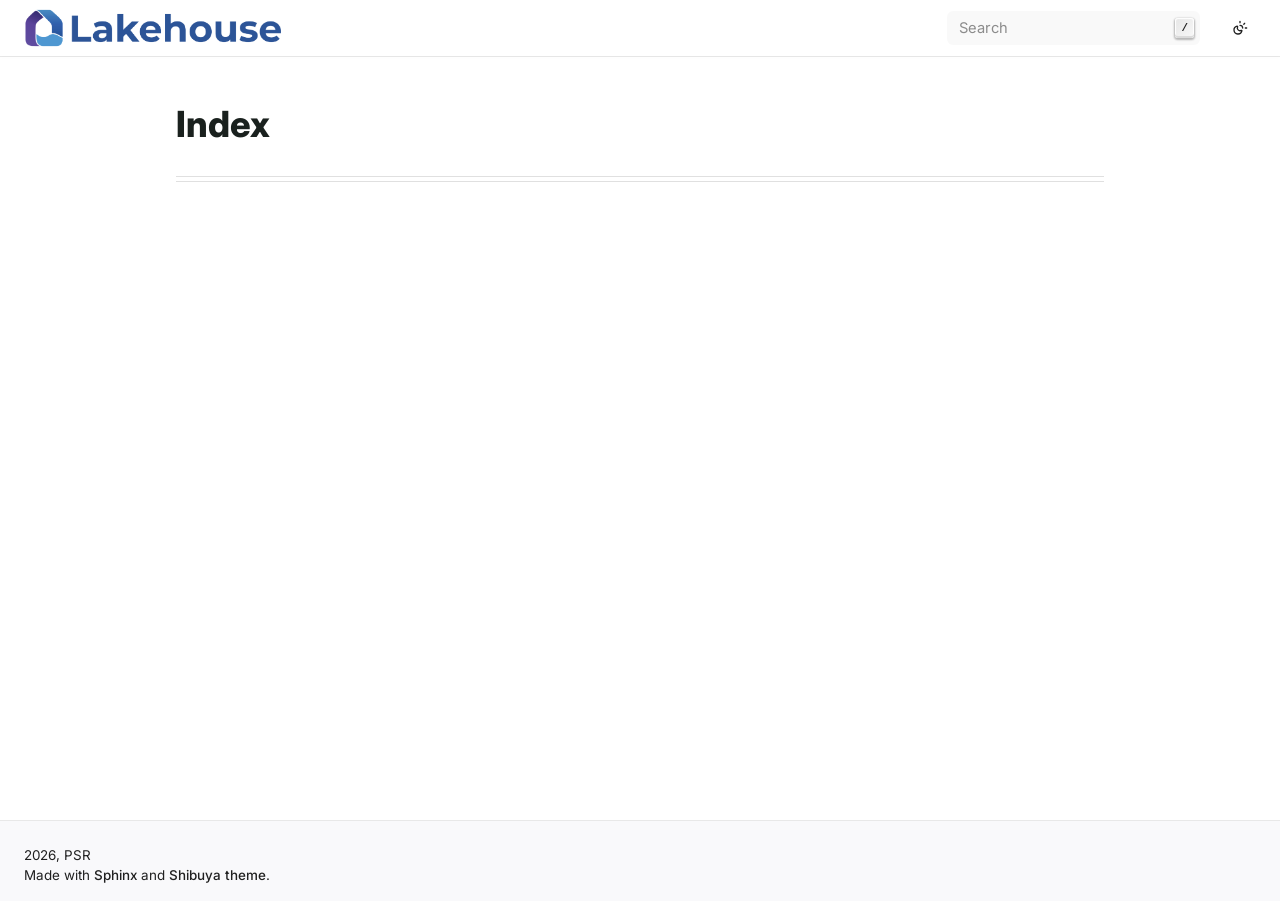
<file: genindex.html>
<!DOCTYPE html>
<html lang="en" data-accent-color="indigo" data-content_root="./">
<head>
  <meta charset="utf-8">
  <meta name="viewport" content="width=device-width, initial-scale=1.0"><title>Index - PSR Lakehouse documentation</title><link rel="shortcut icon" href="_static/lakehouse.svg"/><link rel="index" title="Index" href="#" /><link rel="search" title="Search" href="search.html" /><script>
    function setColorMode(t){let e=document.documentElement;e.setAttribute("data-color-mode",t);let a=window.matchMedia&&window.matchMedia("(prefers-color-scheme: dark)").matches,s=t;"auto"===t&&(s=a?"dark":"light"),"light"===s?(e.classList.remove("dark"),e.classList.add("light")):(e.classList.remove("light"),e.classList.add("dark"))}
    setColorMode(localStorage._theme||"auto");
  </script><link rel="stylesheet" type="text/css" href="_static/pygments.css?v=e1a1ceaf" />
    <link rel="stylesheet" type="text/css" href="_static/shibuya.css?v=2ceb65ce" />
    <link media="print" rel="stylesheet" type="text/css" href="_static/print.css?v=20ff2c19" />
    <link rel="stylesheet" type="text/css" href="_static/custom.css?v=dab9ba16" />
    <link rel="preconnect" href="https://fonts.googleapis.com">
<link rel="preconnect" href="https://fonts.gstatic.com" crossorigin>
<link href="https://fonts.googleapis.com/css2?family=Inter:wght@400;500;600;700&display=swap" rel="stylesheet">
<style>
:root {
  --sy-f-text: "Inter", var(--sy-f-sys), var(--sy-f-cjk), sans-serif;
  --sy-f-heading: "Inter", var(--sy-f-sys), var(--sy-f-cjk), sans-serif;
}
</style>
    </head>
<body><div class="sy-head">
  <div class="sy-head-blur"></div>
  <div class="sy-head-inner sy-container mx-auto">
    <a class="sy-head-brand" href="index.html">
      <img class="light-logo" src="_static/img/lakehouse_horizontal_light.png" alt="PSR Lakehouse" height="28" loading="lazy" />
      <img class="dark-logo" src="_static/img/lakehouse_horizontal_dark.png" alt="PSR Lakehouse" height="28" loading="lazy" />
      <strong>PSR Lakehouse</strong>
    </a>
    <div class="sy-head-nav" id="head-nav">
      <nav class="sy-head-links"></nav>
      <div class="sy-head-extra flex items-center print:hidden"><form class="searchbox flex items-center" action="search.html" method="get">
  <input type="text" name="q" placeholder="Search" />
  <kbd>/</kbd>
</form><div class="sy-head-socials">
  <a href="https://github.com/psrenergy/psr_lakehouse" aria-label="GitHub">
    <iconify-icon icon="simple-icons:github"></iconify-icon>
  </a></div></div>
    </div>
    <div class="sy-head-actions flex items-center shrink-0 print:hidden"><button class="js-theme theme-switch flex items-center"
data-aria-auto="Switch to light color mode"
data-aria-light="Switch to dark color mode"
data-aria-dark="Switch to auto color mode">
<i class="i-lucide theme-icon"></i>
</button><button class="md:hidden flex items-center js-menu" aria-label="Menu" type="button" aria-controls="head-nav" aria-expanded="false">
        <div class="hamburger">
          <span class="hamburger_1"></span>
          <span class="hamburger_2"></span>
          <span class="hamburger_3"></span>
        </div>
      </button>
    </div>
  </div>
</div><div class="sy-container mx-auto body">
    <main class="sy-content mx-auto pt-12 px-6 xl:px-12 break-words">
      <article class="yue" role="main">
        

<h1 id="index">Index</h1>

<div class="genindex-jumpbox">
 
</div>


      </article>
      
    </main>
  </div><footer class="sy-foot">
  <div class="sy-foot-inner sy-container mx-auto">
    <div class="sy-foot-reserved md:flex justify-between items-center">
      <div class="sy-foot-copyright"><p>2026, PSR</p>
  
  <p>
    Made with
    
    <a href="https://www.sphinx-doc.org/">Sphinx</a> and
    
    <a href="https://shibuya.lepture.com">Shibuya theme</a>.
  </p>
</div>
      <div class="sy-foot-socials">
  <a href="https://github.com/psrenergy/psr_lakehouse" aria-label="GitHub">
    <iconify-icon icon="simple-icons:github"></iconify-icon>
  </a></div>
    </div>
  </div>
</footer>
      <script src="_static/documentation_options.js?v=5929fcd5"></script>
      <script src="_static/doctools.js?v=fd6eb6e6"></script>
      <script src="_static/sphinx_highlight.js?v=6ffebe34"></script>
      <script src="_static/shibuya.js?v=50760d75"></script></body>
</html>
</file>
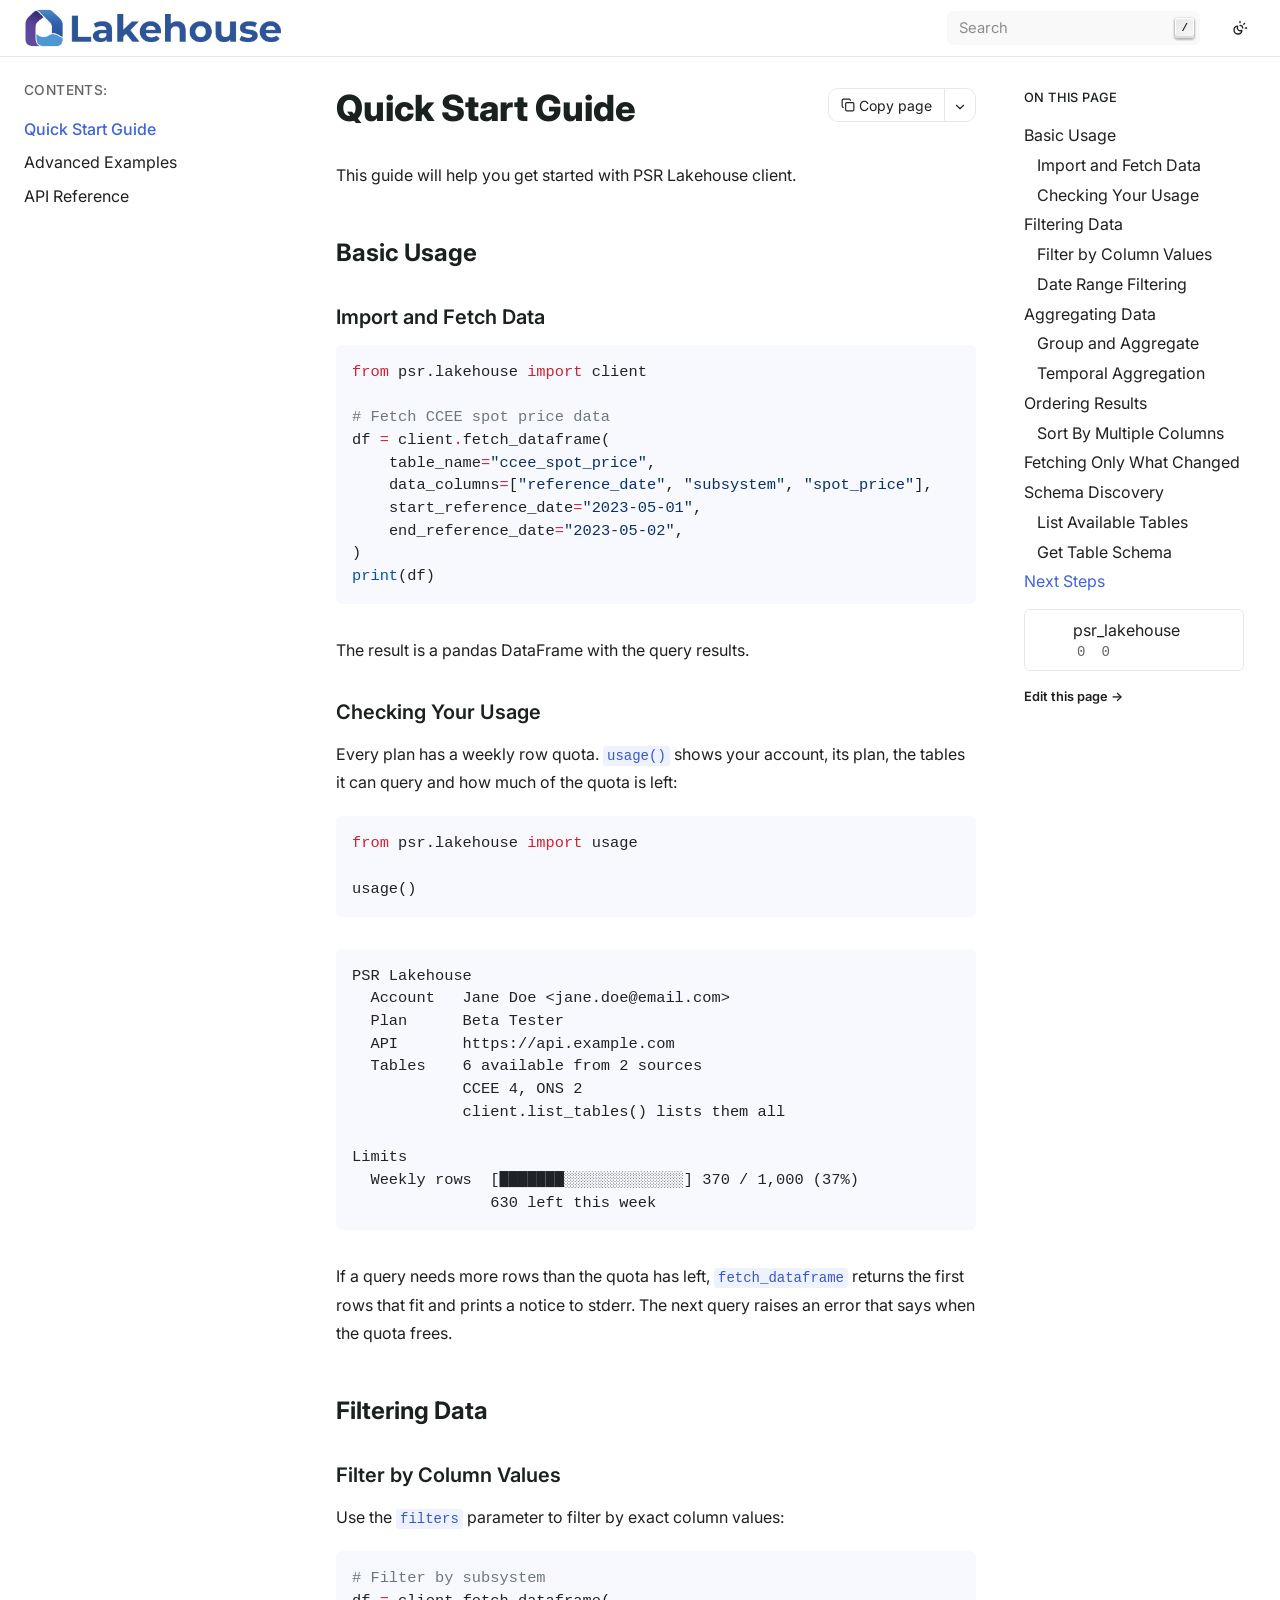
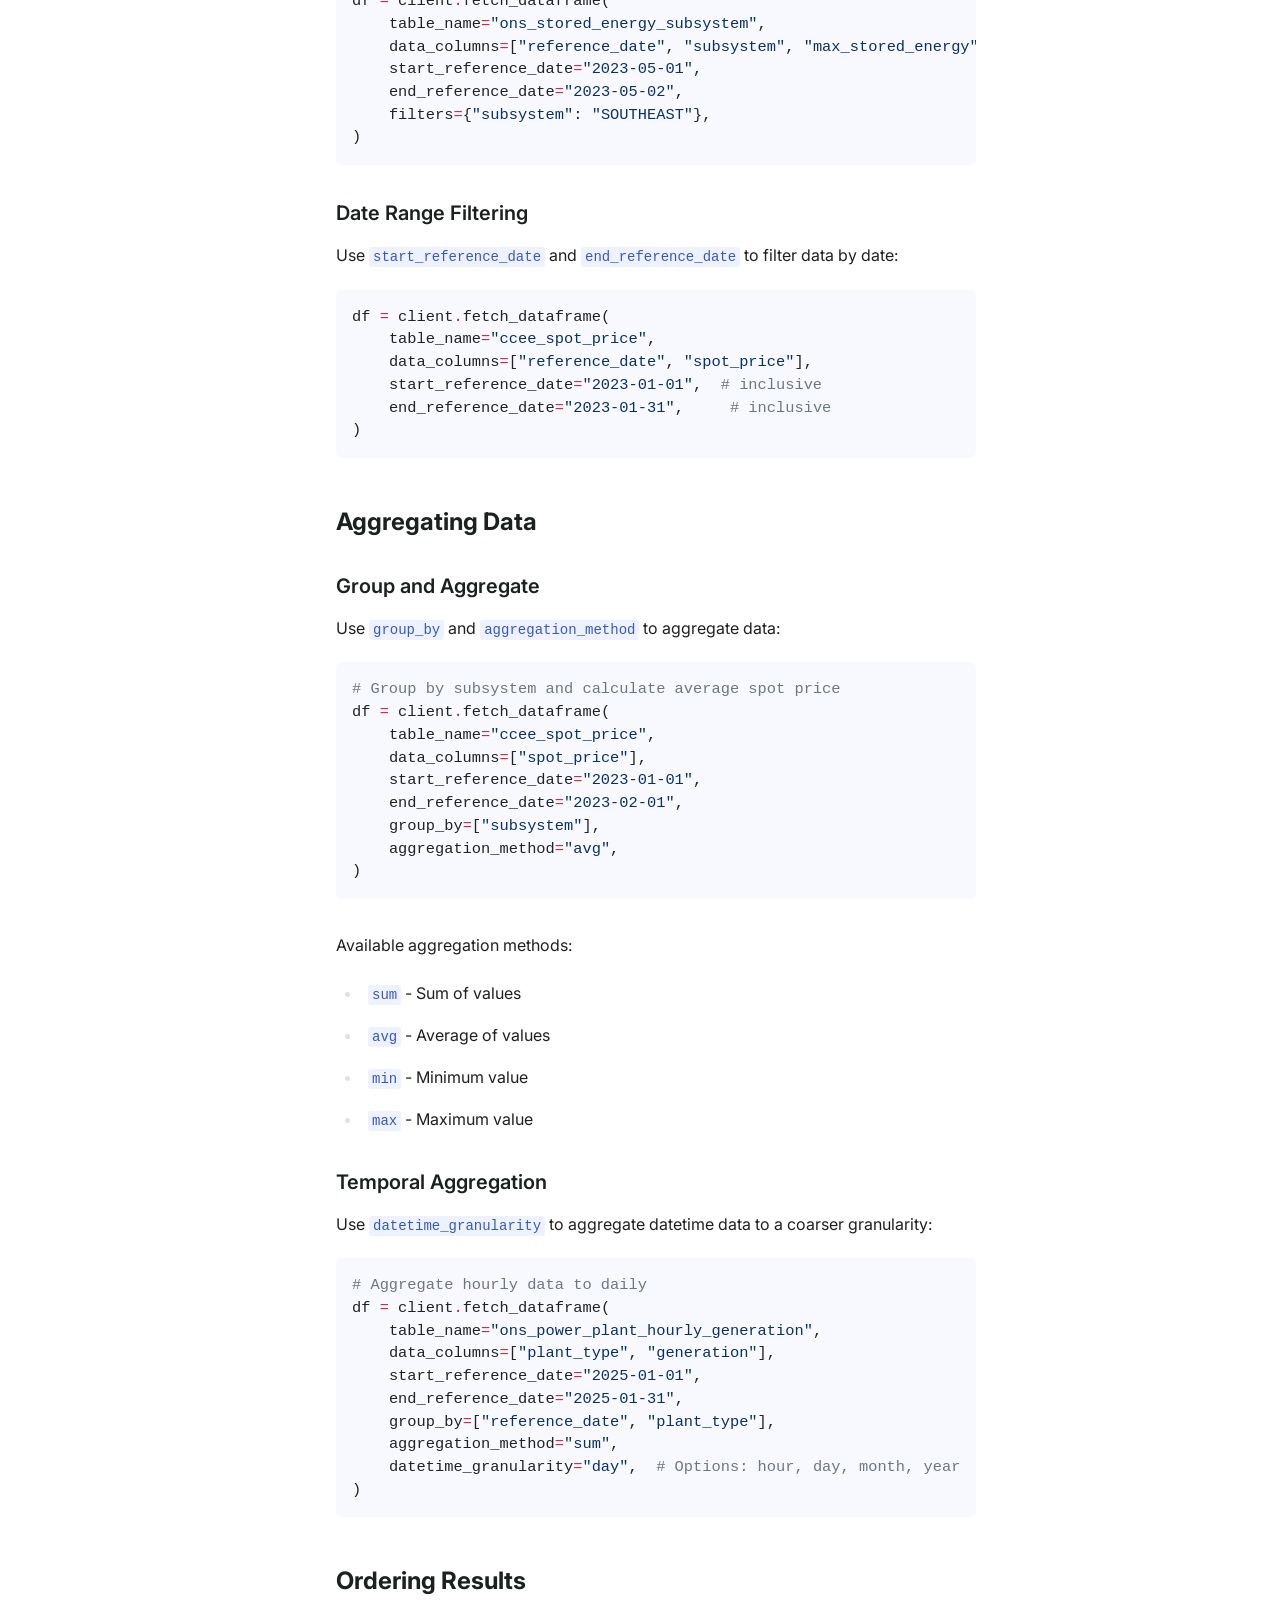
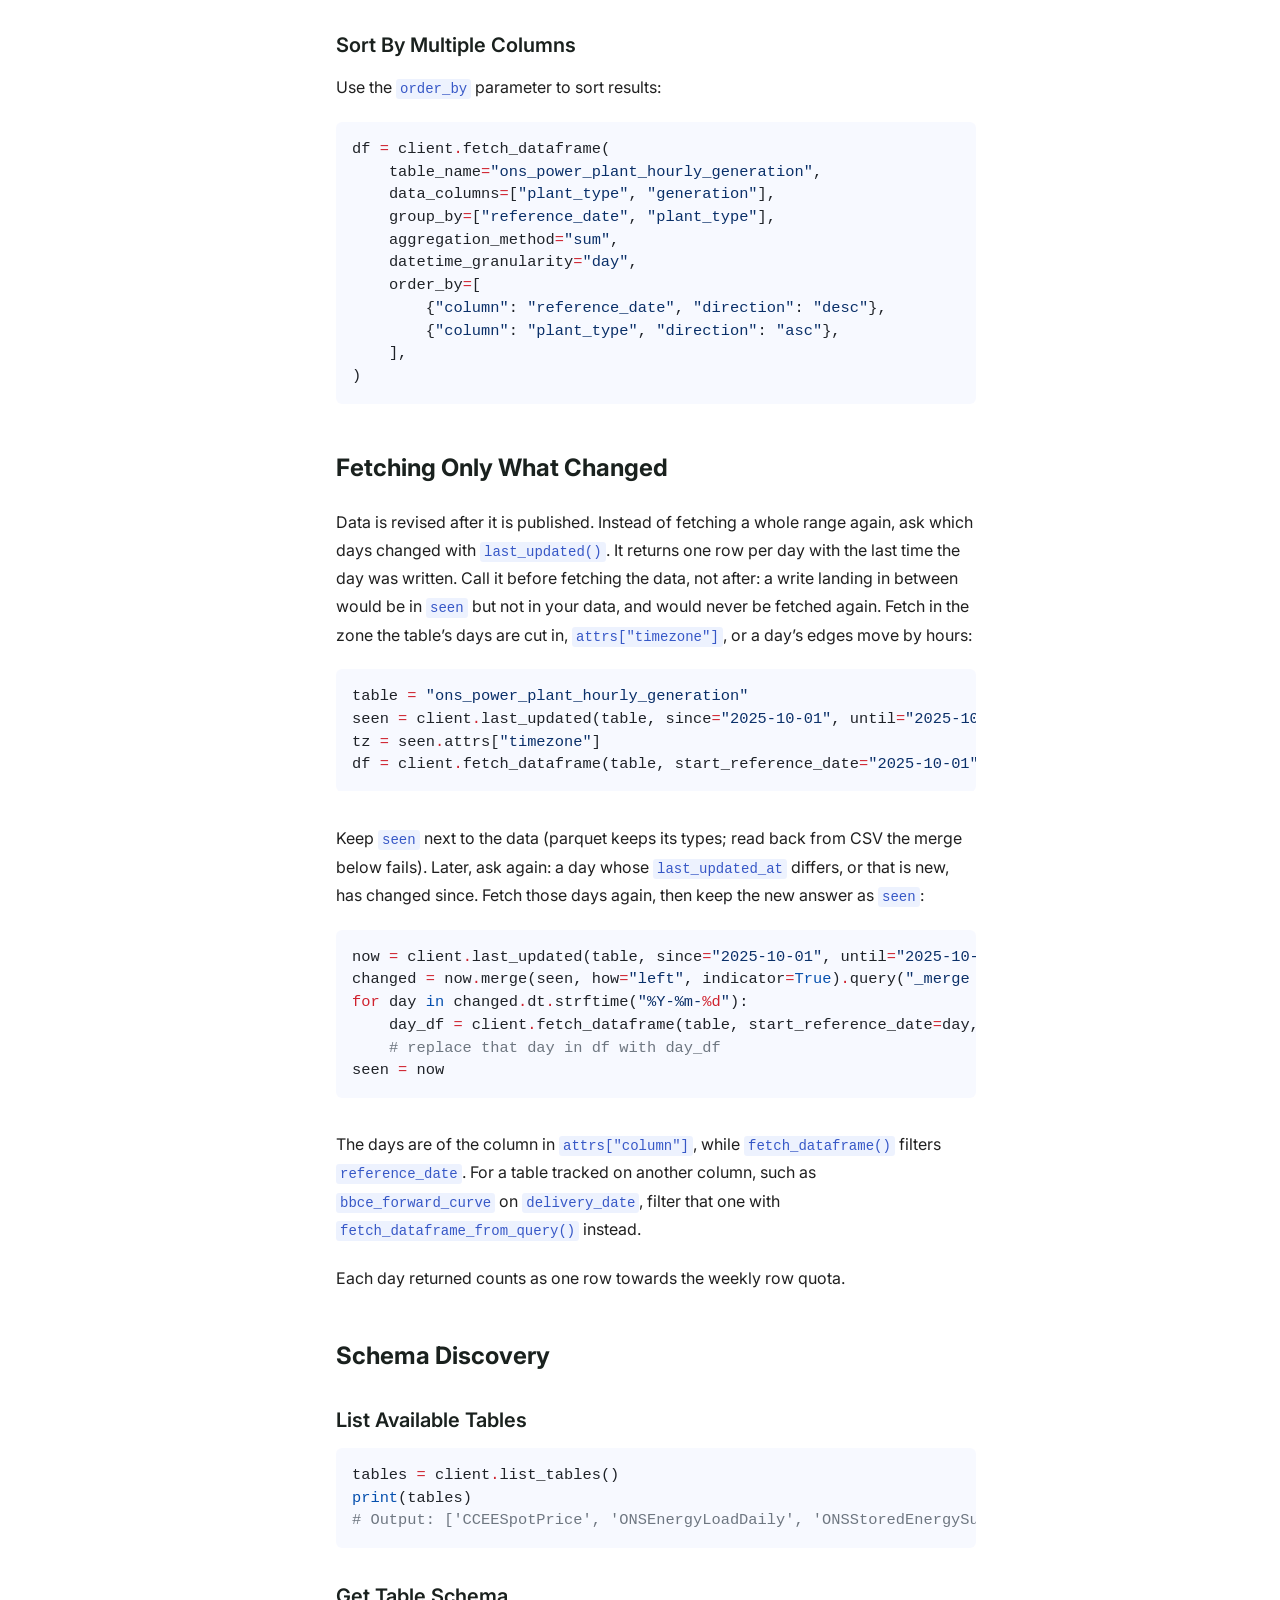
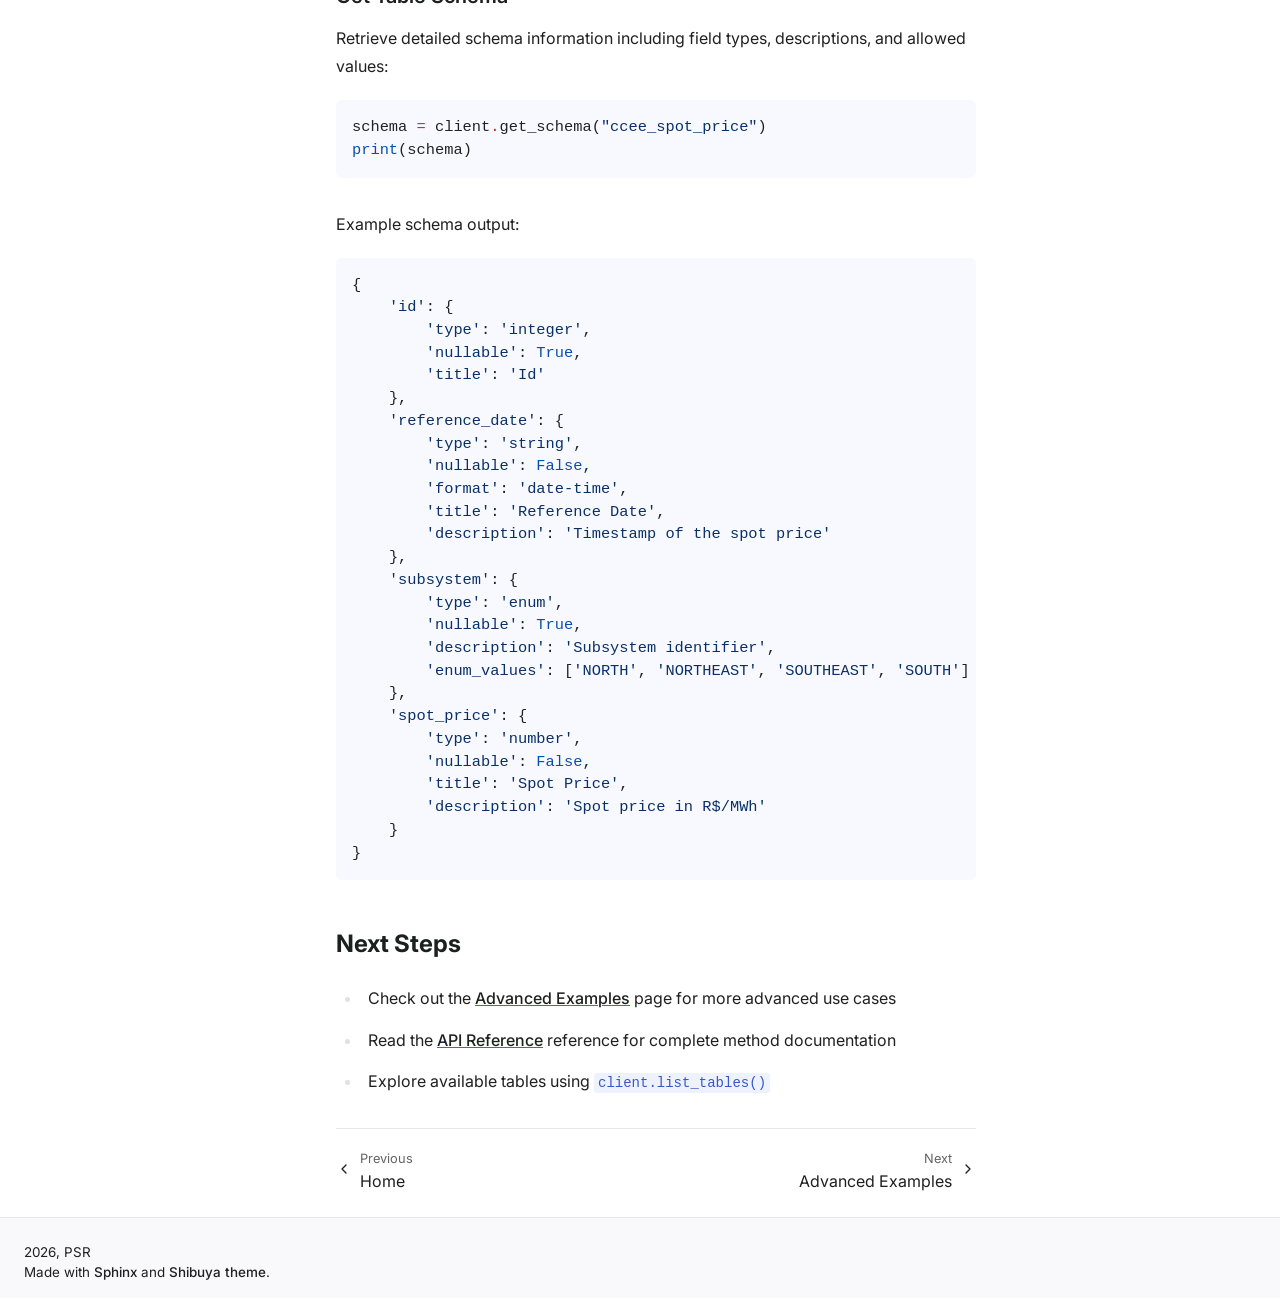
<file: quickstart.html>
<!DOCTYPE html>
<html lang="en" data-accent-color="indigo" data-content_root="./">
<head>
  <meta charset="utf-8">
  <meta name="viewport" content="width=device-width, initial-scale=1.0"><title>Quick Start Guide - PSR Lakehouse documentation</title><link rel="shortcut icon" href="_static/lakehouse.svg"/><link rel="index" title="Index" href="genindex.html" /><link rel="search" title="Search" href="search.html" /><link rel="next" title="Advanced Examples" href="examples.html" /><link rel="prev" title="Lakehouse" href="index.html" /><script>
    function setColorMode(t){let e=document.documentElement;e.setAttribute("data-color-mode",t);let a=window.matchMedia&&window.matchMedia("(prefers-color-scheme: dark)").matches,s=t;"auto"===t&&(s=a?"dark":"light"),"light"===s?(e.classList.remove("dark"),e.classList.add("light")):(e.classList.remove("light"),e.classList.add("dark"))}
    setColorMode(localStorage._theme||"auto");
  </script><link rel="stylesheet" type="text/css" href="_static/pygments.css?v=e1a1ceaf" />
    <link rel="stylesheet" type="text/css" href="_static/shibuya.css?v=2ceb65ce" />
    <link media="print" rel="stylesheet" type="text/css" href="_static/print.css?v=20ff2c19" />
    <link rel="stylesheet" type="text/css" href="_static/custom.css?v=dab9ba16" />
    <link rel="preconnect" href="https://fonts.googleapis.com">
<link rel="preconnect" href="https://fonts.gstatic.com" crossorigin>
<link href="https://fonts.googleapis.com/css2?family=Inter:wght@400;500;600;700&display=swap" rel="stylesheet">
<style>
:root {
  --sy-f-text: "Inter", var(--sy-f-sys), var(--sy-f-cjk), sans-serif;
  --sy-f-heading: "Inter", var(--sy-f-sys), var(--sy-f-cjk), sans-serif;
}
</style>
    
  <meta property="og:type" content="website"/><meta property="og:title" content="Quick Start Guide"/>
    <meta name="twitter:card" content="summary"/>
  </head>
<body><div class="sy-head">
  <div class="sy-head-blur"></div>
  <div class="sy-head-inner sy-container mx-auto">
    <a class="sy-head-brand" href="index.html">
      <img class="light-logo" src="_static/img/lakehouse_horizontal_light.png" alt="PSR Lakehouse" height="28" loading="lazy" />
      <img class="dark-logo" src="_static/img/lakehouse_horizontal_dark.png" alt="PSR Lakehouse" height="28" loading="lazy" />
      <strong>PSR Lakehouse</strong>
    </a>
    <div class="sy-head-nav" id="head-nav">
      <nav class="sy-head-links"></nav>
      <div class="sy-head-extra flex items-center print:hidden"><form class="searchbox flex items-center" action="search.html" method="get">
  <input type="text" name="q" placeholder="Search" />
  <kbd>/</kbd>
</form><div class="sy-head-socials">
  <a href="https://github.com/psrenergy/psr_lakehouse" aria-label="GitHub">
    <iconify-icon icon="simple-icons:github"></iconify-icon>
  </a></div></div>
    </div>
    <div class="sy-head-actions flex items-center shrink-0 print:hidden"><button class="js-theme theme-switch flex items-center"
data-aria-auto="Switch to light color mode"
data-aria-light="Switch to dark color mode"
data-aria-dark="Switch to auto color mode">
<i class="i-lucide theme-icon"></i>
</button><button class="md:hidden flex items-center js-menu" aria-label="Menu" type="button" aria-controls="head-nav" aria-expanded="false">
        <div class="hamburger">
          <span class="hamburger_1"></span>
          <span class="hamburger_2"></span>
          <span class="hamburger_3"></span>
        </div>
      </button>
    </div>
  </div>
</div>
<div class="sy-page sy-container flex mx-auto">
  <aside id="lside" class="sy-lside md:w-72 md:shrink-0 print:hidden">
    <div class="sy-lside-inner md:sticky">
      <div class="sy-scrollbar p-6">
        <div class="globaltoc" data-expand-depth="0"><p class="caption" role="heading" aria-level="3"><span class="caption-text">Contents:</span></p>
<ul class="current">
<li class="toctree-l1 current"><a class="current reference internal" href="#">Quick Start Guide</a></li>
<li class="toctree-l1"><a class="reference internal" href="examples.html">Advanced Examples</a></li>
<li class="toctree-l1"><a class="reference internal" href="api.html">API Reference</a></li>
</ul>

        </div>
      </div>
    </div>
  </aside>
  <div class="lside-overlay js-menu" role="button" aria-label="Close left sidebar" aria-controls="lside" aria-expanded="false"></div>
  <aside id="rside" class="sy-rside pb-3 w-64 shrink-0 order-last">
    <button class="rside-close js-menu xl:hidden" aria-label="Close Table of Contents" type="button" aria-controls="rside" aria-expanded="false">
      <i class="i-lucide close"></i>
    </button>
    <div class="sy-scrollbar sy-rside-inner px-6 xl:top-16 xl:sticky xl:pl-0 pt-6 pb-4"><div class="localtoc"><h3>On this page</h3><ul>
<li><a class="reference internal" href="#basic-usage">Basic Usage</a><ul>
<li><a class="reference internal" href="#import-and-fetch-data">Import and Fetch Data</a></li>
<li><a class="reference internal" href="#checking-your-usage">Checking Your Usage</a></li>
</ul>
</li>
<li><a class="reference internal" href="#filtering-data">Filtering Data</a><ul>
<li><a class="reference internal" href="#filter-by-column-values">Filter by Column Values</a></li>
<li><a class="reference internal" href="#date-range-filtering">Date Range Filtering</a></li>
</ul>
</li>
<li><a class="reference internal" href="#aggregating-data">Aggregating Data</a><ul>
<li><a class="reference internal" href="#group-and-aggregate">Group and Aggregate</a></li>
<li><a class="reference internal" href="#temporal-aggregation">Temporal Aggregation</a></li>
</ul>
</li>
<li><a class="reference internal" href="#ordering-results">Ordering Results</a><ul>
<li><a class="reference internal" href="#sort-by-multiple-columns">Sort By Multiple Columns</a></li>
</ul>
</li>
<li><a class="reference internal" href="#fetching-only-what-changed">Fetching Only What Changed</a></li>
<li><a class="reference internal" href="#schema-discovery">Schema Discovery</a><ul>
<li><a class="reference internal" href="#list-available-tables">List Available Tables</a></li>
<li><a class="reference internal" href="#get-table-schema">Get Table Schema</a></li>
</ul>
</li>
<li><a class="reference internal" href="#next-steps">Next Steps</a></li>
</ul>
</div><a class="js-repo-stats repo-stats flex items-center" href="https://github.com/psrenergy/psr_lakehouse"
  data-type="github" data-user="psrenergy" data-repo="psr_lakehouse">
  <span class="w-8 flex items-center justify-around shrink-0 text-3xl">
    <iconify-icon icon="simple-icons:github"></iconify-icon>
  </span>
  <span class="flex-grow px-2 break-all">
    
    
      <span>psr_lakehouse</span>
    
    <span class="flex text-sm repo-stats-count">
      <span class="flex items-center pr-3">
        <iconify-icon icon="lucide:star"></iconify-icon>
        <strong class="js-repo-stars ml-1">0</strong>
      </span>
      <span class="flex items-center">
        <iconify-icon icon="lucide:git-fork"></iconify-icon>
        <strong class="js-repo-forks ml-1">0</strong>
      </span>
    </span>
  </span>
</a><div class="edit-this-page">
  <a href="https://github.com/psrenergy/psr_lakehouse/blob/main/docs/quickstart.rst">Edit this page</a>
</div><div id="ethical-ad-placement" data-ea-publisher="readthedocs"></div></div>
  </aside>
  <div class="rside-overlay js-menu" role="button" aria-label="Close Table of Contents" aria-controls="rside" aria-expanded="false"></div>
  <main class="sy-main w-full max-sm:max-w-full print:pt-6">
<div class="sy-breadcrumbs" role="navigation">
  <div class="sy-breadcrumbs-inner flex items-center">
    <div class="md:hidden mr-3">
      <button class="js-menu" aria-label="Menu" type="button" aria-controls="lside" aria-expanded="false">
        <i class="i-lucide menu"></i>
      </button>
    </div>
    <ol class="flex-1" itemscope itemtype="https://schema.org/BreadcrumbList"><li itemprop="itemListElement" itemscope itemtype="https://schema.org/ListItem">
        <a itemprop="item" href="index.html"><span itemprop="name">PSR Lakehouse</span></a>
        <span>/</span>
        <meta itemprop="position" content="1" />
      </li><li itemprop="itemListElement" itemscope itemtype="https://schema.org/ListItem">
        <strong itemprop="name">Quick Start Guide</strong>
        <meta itemprop="position" content="2" />
      </li></ol>
    <div class="xl:hidden ml-1">
      <button class="js-menu" aria-label="Show table of contents" type="button" aria-controls="rside"
        aria-expanded="false">
        <i class="i-lucide outdent"></i>
      </button>
    </div>
  </div>
</div><div class="flex flex-col break-words justify-between">
      <div class="relative min-w-0 max-w-6xl px-6 pb-6 pt-8 xl:px-12">
  <div class="copy-page-wrapper relative pb-4 lg:absolute lg:top-8 lg:right-6 xl:right-12">
  <div id="copy-page-trigger">
    <button
      type="button"
      class="js-copy px-3 py-1 inline-flex items-center gap-1"
      data-url="https://raw.githubusercontent.com/psrenergy/psr_lakehouse/refs/heads/main/docs/quickstart.rst.txt"
    >
      <i class="i-lucide" data-icon="copy"></i>
      <span>Copy page</span>
    </button>
    <button class="js-menu px-2 py-1" type="button" aria-label="More actions"
      aria-haspopup="menu" aria-expanded="false" aria-controls="copy-page-content">
      <i class="i-lucide chevron-down"></i>
    </button>
  </div>
  <div id="copy-page-content" role="menu" aria-orientation="vertical" aria-hidden="true">
    <div role="presentation">
      <div class="flex flex-col" role="group">
        <button class="js-copy" type="button" role="menuitem"
          data-url="https://raw.githubusercontent.com/psrenergy/psr_lakehouse/refs/heads/main/docs/quickstart.rst.txt">
          <span class="iconify-icon">
            <i class="i-lucide" data-icon="copy"></i>
          </span>
          <span>Copy page</span>
        </button>
        <a role="menuitem" href="https://raw.githubusercontent.com/psrenergy/psr_lakehouse/refs/heads/main/docs/quickstart.rst.txt" target="_blank" rel="nofollow"><iconify-icon icon="bi:code-slash"></iconify-icon>
            <span>View Source</span></a><a role="menuitem" href="https://chatgpt.com/?hints=search&q=Read%20https%3A//raw.githubusercontent.com/psrenergy/psr_lakehouse/refs/heads/main/docs/quickstart.rst.txt%20so%20I%20can%20ask%20questions%20about%20it." target="_blank" rel="nofollow">
          <iconify-icon icon="bi:openai"></iconify-icon>
          <span>Open in ChatGPT</span>
        </a><a role="menuitem" href="https://claude.ai/new?q=Read%20https%3A//raw.githubusercontent.com/psrenergy/psr_lakehouse/refs/heads/main/docs/quickstart.rst.txt%20so%20I%20can%20ask%20questions%20about%20it." target="_blank" rel="nofollow">
          <iconify-icon icon="bi:claude"></iconify-icon>
          <span>Open in Claude</span>
        </a></div>
    </div>
  </div>
</div><article class="yue" role="main">
          <section id="quick-start-guide">
<h1>Quick Start Guide<a class="headerlink" href="#quick-start-guide" title="Link to this heading">#</a></h1>
<p>This guide will help you get started with PSR Lakehouse client.</p>
<section id="basic-usage">
<h2>Basic Usage<a class="headerlink" href="#basic-usage" title="Link to this heading">#</a></h2>
<section id="import-and-fetch-data">
<h3>Import and Fetch Data<a class="headerlink" href="#import-and-fetch-data" title="Link to this heading">#</a></h3>
<div class="highlight-python notranslate"><div class="highlight"><pre><span></span><span data-line="1"><span class="kn">from</span><span class="w"> </span><span class="nn">psr.lakehouse</span><span class="w"> </span><span class="kn">import</span> <span class="n">client</span>
</span><span data-line="2">
</span><span data-line="3"><span class="c1"># Fetch CCEE spot price data</span>
</span><span data-line="4"><span class="n">df</span> <span class="o">=</span> <span class="n">client</span><span class="o">.</span><span class="n">fetch_dataframe</span><span class="p">(</span>
</span><span data-line="5">    <span class="n">table_name</span><span class="o">=</span><span class="s2">"ccee_spot_price"</span><span class="p">,</span>
</span><span data-line="6">    <span class="n">data_columns</span><span class="o">=</span><span class="p">[</span><span class="s2">"reference_date"</span><span class="p">,</span> <span class="s2">"subsystem"</span><span class="p">,</span> <span class="s2">"spot_price"</span><span class="p">],</span>
</span><span data-line="7">    <span class="n">start_reference_date</span><span class="o">=</span><span class="s2">"2023-05-01"</span><span class="p">,</span>
</span><span data-line="8">    <span class="n">end_reference_date</span><span class="o">=</span><span class="s2">"2023-05-02"</span><span class="p">,</span>
</span><span data-line="9"><span class="p">)</span>
</span><span data-line="10"><span class="nb">print</span><span class="p">(</span><span class="n">df</span><span class="p">)</span>
</span></pre></div>
</div>
<p>The result is a pandas DataFrame with the query results.</p>
</section>
<section id="checking-your-usage">
<h3>Checking Your Usage<a class="headerlink" href="#checking-your-usage" title="Link to this heading">#</a></h3>
<p>Every plan has a weekly row quota. <code class="docutils literal notranslate"><span class="pre">usage()</span></code> shows your account, its plan,
the tables it can query and how much of the quota is left:</p>
<div class="highlight-python notranslate"><div class="highlight"><pre><span></span><span data-line="1"><span class="kn">from</span><span class="w"> </span><span class="nn">psr.lakehouse</span><span class="w"> </span><span class="kn">import</span> <span class="n">usage</span>
</span><span data-line="2">
</span><span data-line="3"><span class="n">usage</span><span class="p">()</span>
</span></pre></div>
</div>
<div class="highlight-text notranslate"><div class="highlight"><pre><span></span><span data-line="1">PSR Lakehouse
</span><span data-line="2">  Account   Jane Doe &lt;jane.doe@email.com&gt;
</span><span data-line="3">  Plan      Beta Tester
</span><span data-line="4">  API       https://api.example.com
</span><span data-line="5">  Tables    6 available from 2 sources
</span><span data-line="6">            CCEE 4, ONS 2
</span><span data-line="7">            client.list_tables() lists them all
</span><span data-line="8">
</span><span data-line="9">Limits
</span><span data-line="10">  Weekly rows  [███████░░░░░░░░░░░░░] 370 / 1,000 (37%)
</span><span data-line="11">               630 left this week
</span></pre></div>
</div>
<p>If a query needs more rows than the quota has left, <code class="docutils literal notranslate"><span class="pre">fetch_dataframe</span></code> returns
the first rows that fit and prints a notice to stderr. The next query raises an
error that says when the quota frees.</p>
</section>
</section>
<section id="filtering-data">
<h2>Filtering Data<a class="headerlink" href="#filtering-data" title="Link to this heading">#</a></h2>
<section id="filter-by-column-values">
<h3>Filter by Column Values<a class="headerlink" href="#filter-by-column-values" title="Link to this heading">#</a></h3>
<p>Use the <code class="docutils literal notranslate"><span class="pre">filters</span></code> parameter to filter by exact column values:</p>
<div class="highlight-python notranslate"><div class="highlight"><pre><span></span><span data-line="1"><span class="c1"># Filter by subsystem</span>
</span><span data-line="2"><span class="n">df</span> <span class="o">=</span> <span class="n">client</span><span class="o">.</span><span class="n">fetch_dataframe</span><span class="p">(</span>
</span><span data-line="3">    <span class="n">table_name</span><span class="o">=</span><span class="s2">"ons_stored_energy_subsystem"</span><span class="p">,</span>
</span><span data-line="4">    <span class="n">data_columns</span><span class="o">=</span><span class="p">[</span><span class="s2">"reference_date"</span><span class="p">,</span> <span class="s2">"subsystem"</span><span class="p">,</span> <span class="s2">"max_stored_energy"</span><span class="p">,</span> <span class="s2">"verified_stored_energy_percentage"</span><span class="p">],</span>
</span><span data-line="5">    <span class="n">start_reference_date</span><span class="o">=</span><span class="s2">"2023-05-01"</span><span class="p">,</span>
</span><span data-line="6">    <span class="n">end_reference_date</span><span class="o">=</span><span class="s2">"2023-05-02"</span><span class="p">,</span>
</span><span data-line="7">    <span class="n">filters</span><span class="o">=</span><span class="p">{</span><span class="s2">"subsystem"</span><span class="p">:</span> <span class="s2">"SOUTHEAST"</span><span class="p">},</span>
</span><span data-line="8"><span class="p">)</span>
</span></pre></div>
</div>
</section>
<section id="date-range-filtering">
<h3>Date Range Filtering<a class="headerlink" href="#date-range-filtering" title="Link to this heading">#</a></h3>
<p>Use <code class="docutils literal notranslate"><span class="pre">start_reference_date</span></code> and <code class="docutils literal notranslate"><span class="pre">end_reference_date</span></code> to filter data by date:</p>
<div class="highlight-python notranslate"><div class="highlight"><pre><span></span><span data-line="1"><span class="n">df</span> <span class="o">=</span> <span class="n">client</span><span class="o">.</span><span class="n">fetch_dataframe</span><span class="p">(</span>
</span><span data-line="2">    <span class="n">table_name</span><span class="o">=</span><span class="s2">"ccee_spot_price"</span><span class="p">,</span>
</span><span data-line="3">    <span class="n">data_columns</span><span class="o">=</span><span class="p">[</span><span class="s2">"reference_date"</span><span class="p">,</span> <span class="s2">"spot_price"</span><span class="p">],</span>
</span><span data-line="4">    <span class="n">start_reference_date</span><span class="o">=</span><span class="s2">"2023-01-01"</span><span class="p">,</span>  <span class="c1"># inclusive</span>
</span><span data-line="5">    <span class="n">end_reference_date</span><span class="o">=</span><span class="s2">"2023-01-31"</span><span class="p">,</span>     <span class="c1"># inclusive</span>
</span><span data-line="6"><span class="p">)</span>
</span></pre></div>
</div>
</section>
</section>
<section id="aggregating-data">
<h2>Aggregating Data<a class="headerlink" href="#aggregating-data" title="Link to this heading">#</a></h2>
<section id="group-and-aggregate">
<h3>Group and Aggregate<a class="headerlink" href="#group-and-aggregate" title="Link to this heading">#</a></h3>
<p>Use <code class="docutils literal notranslate"><span class="pre">group_by</span></code> and <code class="docutils literal notranslate"><span class="pre">aggregation_method</span></code> to aggregate data:</p>
<div class="highlight-python notranslate"><div class="highlight"><pre><span></span><span data-line="1"><span class="c1"># Group by subsystem and calculate average spot price</span>
</span><span data-line="2"><span class="n">df</span> <span class="o">=</span> <span class="n">client</span><span class="o">.</span><span class="n">fetch_dataframe</span><span class="p">(</span>
</span><span data-line="3">    <span class="n">table_name</span><span class="o">=</span><span class="s2">"ccee_spot_price"</span><span class="p">,</span>
</span><span data-line="4">    <span class="n">data_columns</span><span class="o">=</span><span class="p">[</span><span class="s2">"spot_price"</span><span class="p">],</span>
</span><span data-line="5">    <span class="n">start_reference_date</span><span class="o">=</span><span class="s2">"2023-01-01"</span><span class="p">,</span>
</span><span data-line="6">    <span class="n">end_reference_date</span><span class="o">=</span><span class="s2">"2023-02-01"</span><span class="p">,</span>
</span><span data-line="7">    <span class="n">group_by</span><span class="o">=</span><span class="p">[</span><span class="s2">"subsystem"</span><span class="p">],</span>
</span><span data-line="8">    <span class="n">aggregation_method</span><span class="o">=</span><span class="s2">"avg"</span><span class="p">,</span>
</span><span data-line="9"><span class="p">)</span>
</span></pre></div>
</div>
<p>Available aggregation methods:</p>
<ul class="simple">
<li><p><code class="docutils literal notranslate"><span class="pre">sum</span></code> - Sum of values</p></li>
<li><p><code class="docutils literal notranslate"><span class="pre">avg</span></code> - Average of values</p></li>
<li><p><code class="docutils literal notranslate"><span class="pre">min</span></code> - Minimum value</p></li>
<li><p><code class="docutils literal notranslate"><span class="pre">max</span></code> - Maximum value</p></li>
</ul>
</section>
<section id="temporal-aggregation">
<h3>Temporal Aggregation<a class="headerlink" href="#temporal-aggregation" title="Link to this heading">#</a></h3>
<p>Use <code class="docutils literal notranslate"><span class="pre">datetime_granularity</span></code> to aggregate datetime data to a coarser granularity:</p>
<div class="highlight-python notranslate"><div class="highlight"><pre><span></span><span data-line="1"><span class="c1"># Aggregate hourly data to daily</span>
</span><span data-line="2"><span class="n">df</span> <span class="o">=</span> <span class="n">client</span><span class="o">.</span><span class="n">fetch_dataframe</span><span class="p">(</span>
</span><span data-line="3">    <span class="n">table_name</span><span class="o">=</span><span class="s2">"ons_power_plant_hourly_generation"</span><span class="p">,</span>
</span><span data-line="4">    <span class="n">data_columns</span><span class="o">=</span><span class="p">[</span><span class="s2">"plant_type"</span><span class="p">,</span> <span class="s2">"generation"</span><span class="p">],</span>
</span><span data-line="5">    <span class="n">start_reference_date</span><span class="o">=</span><span class="s2">"2025-01-01"</span><span class="p">,</span>
</span><span data-line="6">    <span class="n">end_reference_date</span><span class="o">=</span><span class="s2">"2025-01-31"</span><span class="p">,</span>
</span><span data-line="7">    <span class="n">group_by</span><span class="o">=</span><span class="p">[</span><span class="s2">"reference_date"</span><span class="p">,</span> <span class="s2">"plant_type"</span><span class="p">],</span>
</span><span data-line="8">    <span class="n">aggregation_method</span><span class="o">=</span><span class="s2">"sum"</span><span class="p">,</span>
</span><span data-line="9">    <span class="n">datetime_granularity</span><span class="o">=</span><span class="s2">"day"</span><span class="p">,</span>  <span class="c1"># Options: hour, day, month, year</span>
</span><span data-line="10"><span class="p">)</span>
</span></pre></div>
</div>
</section>
</section>
<section id="ordering-results">
<h2>Ordering Results<a class="headerlink" href="#ordering-results" title="Link to this heading">#</a></h2>
<section id="sort-by-multiple-columns">
<h3>Sort By Multiple Columns<a class="headerlink" href="#sort-by-multiple-columns" title="Link to this heading">#</a></h3>
<p>Use the <code class="docutils literal notranslate"><span class="pre">order_by</span></code> parameter to sort results:</p>
<div class="highlight-python notranslate"><div class="highlight"><pre><span></span><span data-line="1"><span class="n">df</span> <span class="o">=</span> <span class="n">client</span><span class="o">.</span><span class="n">fetch_dataframe</span><span class="p">(</span>
</span><span data-line="2">    <span class="n">table_name</span><span class="o">=</span><span class="s2">"ons_power_plant_hourly_generation"</span><span class="p">,</span>
</span><span data-line="3">    <span class="n">data_columns</span><span class="o">=</span><span class="p">[</span><span class="s2">"plant_type"</span><span class="p">,</span> <span class="s2">"generation"</span><span class="p">],</span>
</span><span data-line="4">    <span class="n">group_by</span><span class="o">=</span><span class="p">[</span><span class="s2">"reference_date"</span><span class="p">,</span> <span class="s2">"plant_type"</span><span class="p">],</span>
</span><span data-line="5">    <span class="n">aggregation_method</span><span class="o">=</span><span class="s2">"sum"</span><span class="p">,</span>
</span><span data-line="6">    <span class="n">datetime_granularity</span><span class="o">=</span><span class="s2">"day"</span><span class="p">,</span>
</span><span data-line="7">    <span class="n">order_by</span><span class="o">=</span><span class="p">[</span>
</span><span data-line="8">        <span class="p">{</span><span class="s2">"column"</span><span class="p">:</span> <span class="s2">"reference_date"</span><span class="p">,</span> <span class="s2">"direction"</span><span class="p">:</span> <span class="s2">"desc"</span><span class="p">},</span>
</span><span data-line="9">        <span class="p">{</span><span class="s2">"column"</span><span class="p">:</span> <span class="s2">"plant_type"</span><span class="p">,</span> <span class="s2">"direction"</span><span class="p">:</span> <span class="s2">"asc"</span><span class="p">},</span>
</span><span data-line="10">    <span class="p">],</span>
</span><span data-line="11"><span class="p">)</span>
</span></pre></div>
</div>
</section>
</section>
<section id="fetching-only-what-changed">
<h2>Fetching Only What Changed<a class="headerlink" href="#fetching-only-what-changed" title="Link to this heading">#</a></h2>
<p>Data is revised after it is published. Instead of fetching a whole range again,
ask which days changed with <code class="docutils literal notranslate"><span class="pre">last_updated()</span></code>. It returns one row per day with
the last time the day was written. Call it before
fetching the data, not after: a write landing in between would be in <code class="docutils literal notranslate"><span class="pre">seen</span></code>
but not in your data, and would never be fetched again. Fetch in the zone the
table’s days are cut in, <code class="docutils literal notranslate"><span class="pre">attrs[&quot;timezone&quot;]</span></code>, or a day’s edges move by hours:</p>
<div class="highlight-python notranslate"><div class="highlight"><pre><span></span><span data-line="1"><span class="n">table</span> <span class="o">=</span> <span class="s2">"ons_power_plant_hourly_generation"</span>
</span><span data-line="2"><span class="n">seen</span> <span class="o">=</span> <span class="n">client</span><span class="o">.</span><span class="n">last_updated</span><span class="p">(</span><span class="n">table</span><span class="p">,</span> <span class="n">since</span><span class="o">=</span><span class="s2">"2025-10-01"</span><span class="p">,</span> <span class="n">until</span><span class="o">=</span><span class="s2">"2025-10-31"</span><span class="p">)</span>
</span><span data-line="3"><span class="n">tz</span> <span class="o">=</span> <span class="n">seen</span><span class="o">.</span><span class="n">attrs</span><span class="p">[</span><span class="s2">"timezone"</span><span class="p">]</span>
</span><span data-line="4"><span class="n">df</span> <span class="o">=</span> <span class="n">client</span><span class="o">.</span><span class="n">fetch_dataframe</span><span class="p">(</span><span class="n">table</span><span class="p">,</span> <span class="n">start_reference_date</span><span class="o">=</span><span class="s2">"2025-10-01"</span><span class="p">,</span> <span class="n">end_reference_date</span><span class="o">=</span><span class="s2">"2025-10-31"</span><span class="p">,</span> <span class="n">output_timezone</span><span class="o">=</span><span class="n">tz</span><span class="p">)</span>
</span></pre></div>
</div>
<p>Keep <code class="docutils literal notranslate"><span class="pre">seen</span></code> next to the data (parquet keeps its types; read back from CSV the
merge below fails). Later, ask again: a day whose <code class="docutils literal notranslate"><span class="pre">last_updated_at</span></code>
differs, or that is new, has changed since. Fetch those days again, then keep the
new answer as <code class="docutils literal notranslate"><span class="pre">seen</span></code>:</p>
<div class="highlight-python notranslate"><div class="highlight"><pre><span></span><span data-line="1"><span class="n">now</span> <span class="o">=</span> <span class="n">client</span><span class="o">.</span><span class="n">last_updated</span><span class="p">(</span><span class="n">table</span><span class="p">,</span> <span class="n">since</span><span class="o">=</span><span class="s2">"2025-10-01"</span><span class="p">,</span> <span class="n">until</span><span class="o">=</span><span class="s2">"2025-10-31"</span><span class="p">)</span>
</span><span data-line="2"><span class="n">changed</span> <span class="o">=</span> <span class="n">now</span><span class="o">.</span><span class="n">merge</span><span class="p">(</span><span class="n">seen</span><span class="p">,</span> <span class="n">how</span><span class="o">=</span><span class="s2">"left"</span><span class="p">,</span> <span class="n">indicator</span><span class="o">=</span><span class="kc">True</span><span class="p">)</span><span class="o">.</span><span class="n">query</span><span class="p">(</span><span class="s2">"_merge == 'left_only'"</span><span class="p">)[</span><span class="s2">"date"</span><span class="p">]</span>
</span><span data-line="3"><span class="k">for</span> <span class="n">day</span> <span class="ow">in</span> <span class="n">changed</span><span class="o">.</span><span class="n">dt</span><span class="o">.</span><span class="n">strftime</span><span class="p">(</span><span class="s2">"%Y-%m-</span><span class="si">%d</span><span class="s2">"</span><span class="p">):</span>
</span><span data-line="4">    <span class="n">day_df</span> <span class="o">=</span> <span class="n">client</span><span class="o">.</span><span class="n">fetch_dataframe</span><span class="p">(</span><span class="n">table</span><span class="p">,</span> <span class="n">start_reference_date</span><span class="o">=</span><span class="n">day</span><span class="p">,</span> <span class="n">end_reference_date</span><span class="o">=</span><span class="n">day</span><span class="p">,</span> <span class="n">output_timezone</span><span class="o">=</span><span class="n">tz</span><span class="p">)</span>
</span><span data-line="5">    <span class="c1"># replace that day in df with day_df</span>
</span><span data-line="6"><span class="n">seen</span> <span class="o">=</span> <span class="n">now</span>
</span></pre></div>
</div>
<p>The days are of the column in <code class="docutils literal notranslate"><span class="pre">attrs[&quot;column&quot;]</span></code>, while <code class="docutils literal notranslate"><span class="pre">fetch_dataframe()</span></code>
filters <code class="docutils literal notranslate"><span class="pre">reference_date</span></code>. For a table tracked on another column, such as
<code class="docutils literal notranslate"><span class="pre">bbce_forward_curve</span></code> on <code class="docutils literal notranslate"><span class="pre">delivery_date</span></code>, filter that one with
<code class="docutils literal notranslate"><span class="pre">fetch_dataframe_from_query()</span></code> instead.</p>
<p>Each day returned counts as one row towards the weekly row quota.</p>
</section>
<section id="schema-discovery">
<h2>Schema Discovery<a class="headerlink" href="#schema-discovery" title="Link to this heading">#</a></h2>
<section id="list-available-tables">
<h3>List Available Tables<a class="headerlink" href="#list-available-tables" title="Link to this heading">#</a></h3>
<div class="highlight-python notranslate"><div class="highlight"><pre><span></span><span data-line="1"><span class="n">tables</span> <span class="o">=</span> <span class="n">client</span><span class="o">.</span><span class="n">list_tables</span><span class="p">()</span>
</span><span data-line="2"><span class="nb">print</span><span class="p">(</span><span class="n">tables</span><span class="p">)</span>
</span><span data-line="3"><span class="c1"># Output: ['CCEESpotPrice', 'ONSEnergyLoadDaily', 'ONSStoredEnergySubsystem', ...]</span>
</span></pre></div>
</div>
</section>
<section id="get-table-schema">
<h3>Get Table Schema<a class="headerlink" href="#get-table-schema" title="Link to this heading">#</a></h3>
<p>Retrieve detailed schema information including field types, descriptions, and allowed values:</p>
<div class="highlight-python notranslate"><div class="highlight"><pre><span></span><span data-line="1"><span class="n">schema</span> <span class="o">=</span> <span class="n">client</span><span class="o">.</span><span class="n">get_schema</span><span class="p">(</span><span class="s2">"ccee_spot_price"</span><span class="p">)</span>
</span><span data-line="2"><span class="nb">print</span><span class="p">(</span><span class="n">schema</span><span class="p">)</span>
</span></pre></div>
</div>
<p>Example schema output:</p>
<div class="highlight-python notranslate"><div class="highlight"><pre><span></span><span data-line="1"><span class="p">{</span>
</span><span data-line="2">    <span class="s1">'id'</span><span class="p">:</span> <span class="p">{</span>
</span><span data-line="3">        <span class="s1">'type'</span><span class="p">:</span> <span class="s1">'integer'</span><span class="p">,</span>
</span><span data-line="4">        <span class="s1">'nullable'</span><span class="p">:</span> <span class="kc">True</span><span class="p">,</span>
</span><span data-line="5">        <span class="s1">'title'</span><span class="p">:</span> <span class="s1">'Id'</span>
</span><span data-line="6">    <span class="p">},</span>
</span><span data-line="7">    <span class="s1">'reference_date'</span><span class="p">:</span> <span class="p">{</span>
</span><span data-line="8">        <span class="s1">'type'</span><span class="p">:</span> <span class="s1">'string'</span><span class="p">,</span>
</span><span data-line="9">        <span class="s1">'nullable'</span><span class="p">:</span> <span class="kc">False</span><span class="p">,</span>
</span><span data-line="10">        <span class="s1">'format'</span><span class="p">:</span> <span class="s1">'date-time'</span><span class="p">,</span>
</span><span data-line="11">        <span class="s1">'title'</span><span class="p">:</span> <span class="s1">'Reference Date'</span><span class="p">,</span>
</span><span data-line="12">        <span class="s1">'description'</span><span class="p">:</span> <span class="s1">'Timestamp of the spot price'</span>
</span><span data-line="13">    <span class="p">},</span>
</span><span data-line="14">    <span class="s1">'subsystem'</span><span class="p">:</span> <span class="p">{</span>
</span><span data-line="15">        <span class="s1">'type'</span><span class="p">:</span> <span class="s1">'enum'</span><span class="p">,</span>
</span><span data-line="16">        <span class="s1">'nullable'</span><span class="p">:</span> <span class="kc">True</span><span class="p">,</span>
</span><span data-line="17">        <span class="s1">'description'</span><span class="p">:</span> <span class="s1">'Subsystem identifier'</span><span class="p">,</span>
</span><span data-line="18">        <span class="s1">'enum_values'</span><span class="p">:</span> <span class="p">[</span><span class="s1">'NORTH'</span><span class="p">,</span> <span class="s1">'NORTHEAST'</span><span class="p">,</span> <span class="s1">'SOUTHEAST'</span><span class="p">,</span> <span class="s1">'SOUTH'</span><span class="p">]</span>
</span><span data-line="19">    <span class="p">},</span>
</span><span data-line="20">    <span class="s1">'spot_price'</span><span class="p">:</span> <span class="p">{</span>
</span><span data-line="21">        <span class="s1">'type'</span><span class="p">:</span> <span class="s1">'number'</span><span class="p">,</span>
</span><span data-line="22">        <span class="s1">'nullable'</span><span class="p">:</span> <span class="kc">False</span><span class="p">,</span>
</span><span data-line="23">        <span class="s1">'title'</span><span class="p">:</span> <span class="s1">'Spot Price'</span><span class="p">,</span>
</span><span data-line="24">        <span class="s1">'description'</span><span class="p">:</span> <span class="s1">'Spot price in R$/MWh'</span>
</span><span data-line="25">    <span class="p">}</span>
</span><span data-line="26"><span class="p">}</span>
</span></pre></div>
</div>
</section>
</section>
<section id="next-steps">
<h2>Next Steps<a class="headerlink" href="#next-steps" title="Link to this heading">#</a></h2>
<ul class="simple">
<li><p>Check out the <a class="reference internal" href="examples.html"><span class="doc">Advanced Examples</span></a> page for more advanced use cases</p></li>
<li><p>Read the <a class="reference internal" href="api.html"><span class="doc">API Reference</span></a> reference for complete method documentation</p></li>
<li><p>Explore available tables using <code class="docutils literal notranslate"><span class="pre">client.list_tables()</span></code></p></li>
</ul>
</section>
</section>

        </article><button class="back-to-top" type="button">
  <svg xmlns="http://www.w3.org/2000/svg" viewBox="0 0 24 24">
    <path d="M13 20h-2V8l-5.5 5.5-1.42-1.42L12 4.16l7.92 7.92-1.42 1.42L13 8v12z"></path>
  </svg>
  <span>Back to top</span>
</button><div class="navigation flex print:hidden"><div class="navigation-prev">
    <a href="index.html">
      <i class="i-lucide chevron-left"></i>
      <div class="page-info">
        <span>Previous</span><div class="title">Home</div></div>
    </a>
  </div><div class="navigation-next">
    <a href="examples.html">
      <div class="page-info">
        <span>Next</span>
        <div class="title">Advanced Examples</div>
      </div>
      <i class="i-lucide chevron-right"></i>
    </a>
  </div></div></div>
    </div>
  </main>
</div>
<footer class="sy-foot">
  <div class="sy-foot-inner sy-container mx-auto">
    <div class="sy-foot-reserved md:flex justify-between items-center">
      <div class="sy-foot-copyright"><p>2026, PSR</p>
  
  <p>
    Made with
    
    <a href="https://www.sphinx-doc.org/">Sphinx</a> and
    
    <a href="https://shibuya.lepture.com">Shibuya theme</a>.
  </p>
</div>
      <div class="sy-foot-socials">
  <a href="https://github.com/psrenergy/psr_lakehouse" aria-label="GitHub">
    <iconify-icon icon="simple-icons:github"></iconify-icon>
  </a></div>
    </div>
  </div>
</footer>
      <script src="_static/documentation_options.js?v=5929fcd5"></script>
      <script src="_static/doctools.js?v=fd6eb6e6"></script>
      <script src="_static/sphinx_highlight.js?v=6ffebe34"></script>
      <script src="_static/shibuya.js?v=50760d75"></script></body>
</html>
</file>
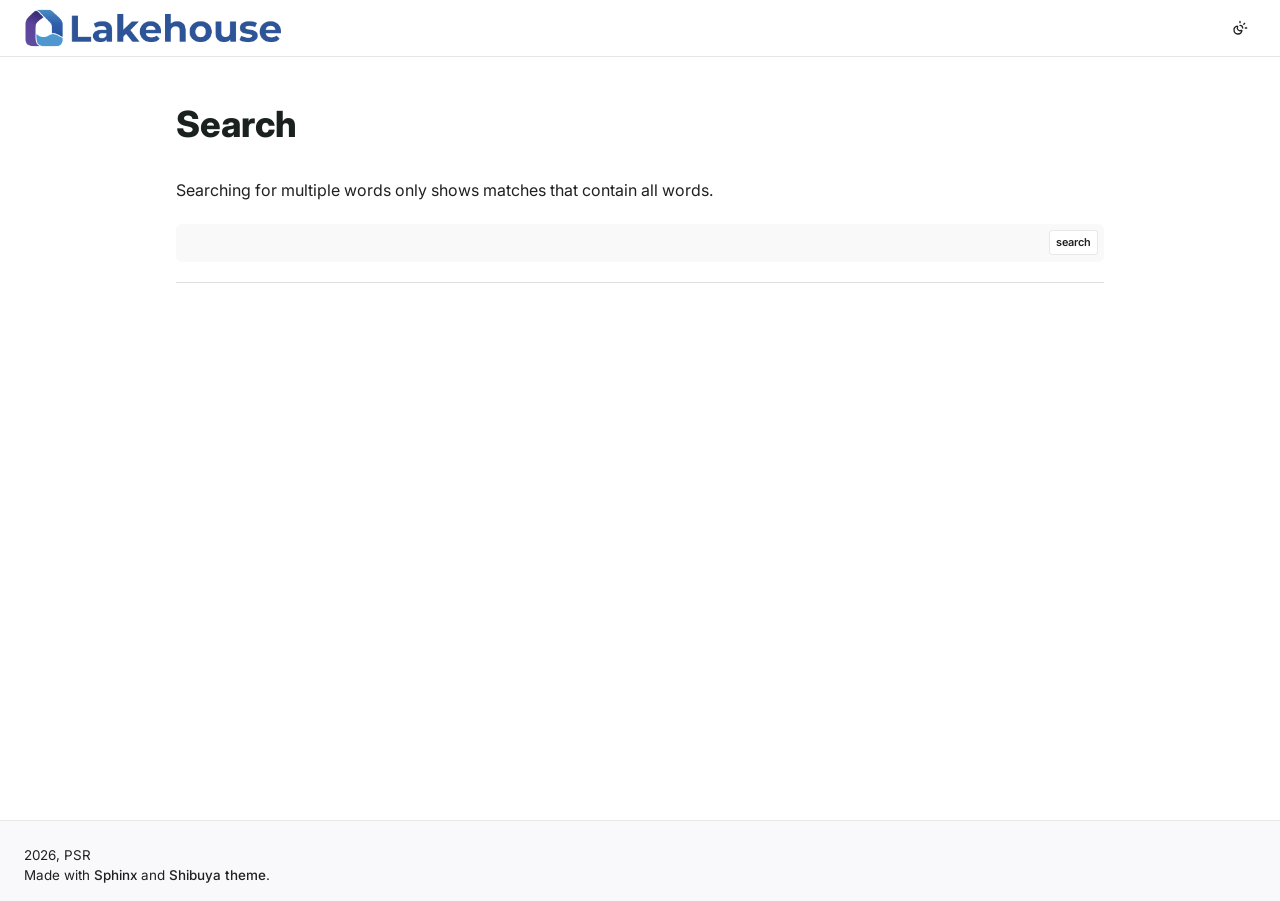
<file: search.html>
<!DOCTYPE html>
<html lang="en" data-accent-color="indigo" data-content_root="./">
<head>
  <meta charset="utf-8">
  <meta name="viewport" content="width=device-width, initial-scale=1.0"><title>Search - PSR Lakehouse documentation</title><link rel="shortcut icon" href="_static/lakehouse.svg"/><link rel="index" title="Index" href="genindex.html" /><link rel="search" title="Search" href="#" /><script>
    function setColorMode(t){let e=document.documentElement;e.setAttribute("data-color-mode",t);let a=window.matchMedia&&window.matchMedia("(prefers-color-scheme: dark)").matches,s=t;"auto"===t&&(s=a?"dark":"light"),"light"===s?(e.classList.remove("dark"),e.classList.add("light")):(e.classList.remove("light"),e.classList.add("dark"))}
    setColorMode(localStorage._theme||"auto");
  </script><link rel="stylesheet" type="text/css" href="_static/pygments.css?v=e1a1ceaf" />
    <link rel="stylesheet" type="text/css" href="_static/shibuya.css?v=2ceb65ce" />
    <link media="print" rel="stylesheet" type="text/css" href="_static/print.css?v=20ff2c19" />
    <link rel="stylesheet" type="text/css" href="_static/custom.css?v=dab9ba16" />
    <link rel="preconnect" href="https://fonts.googleapis.com">
<link rel="preconnect" href="https://fonts.gstatic.com" crossorigin>
<link href="https://fonts.googleapis.com/css2?family=Inter:wght@400;500;600;700&display=swap" rel="stylesheet">
<style>
:root {
  --sy-f-text: "Inter", var(--sy-f-sys), var(--sy-f-cjk), sans-serif;
  --sy-f-heading: "Inter", var(--sy-f-sys), var(--sy-f-cjk), sans-serif;
}
</style>
    
    <script src="searchindex.js" defer="defer"></script>
    <meta name="robots" content="noindex" />
    
</head>
<body><div class="sy-head">
  <div class="sy-head-blur"></div>
  <div class="sy-head-inner sy-container mx-auto">
    <a class="sy-head-brand" href="index.html">
      <img class="light-logo" src="_static/img/lakehouse_horizontal_light.png" alt="PSR Lakehouse" height="28" loading="lazy" />
      <img class="dark-logo" src="_static/img/lakehouse_horizontal_dark.png" alt="PSR Lakehouse" height="28" loading="lazy" />
      <strong>PSR Lakehouse</strong>
    </a>
    <div class="sy-head-nav" id="head-nav">
      <nav class="sy-head-links"></nav>
      <div class="sy-head-extra flex items-center print:hidden"><div class="sy-head-socials">
  <a href="https://github.com/psrenergy/psr_lakehouse" aria-label="GitHub">
    <iconify-icon icon="simple-icons:github"></iconify-icon>
  </a></div></div>
    </div>
    <div class="sy-head-actions flex items-center shrink-0 print:hidden"><button class="js-theme theme-switch flex items-center"
data-aria-auto="Switch to light color mode"
data-aria-light="Switch to dark color mode"
data-aria-dark="Switch to auto color mode">
<i class="i-lucide theme-icon"></i>
</button><button class="md:hidden flex items-center js-menu" aria-label="Menu" type="button" aria-controls="head-nav" aria-expanded="false">
        <div class="hamburger">
          <span class="hamburger_1"></span>
          <span class="hamburger_2"></span>
          <span class="hamburger_3"></span>
        </div>
      </button>
    </div>
  </div>
</div><div class="sy-container mx-auto body">
    <main class="sy-content mx-auto pt-12 px-6 xl:px-12 break-words">
      <article class="yue" role="main">
        
  <h1 id="search-documentation">Search</h1>
  
  <noscript>
  <div class="admonition warning">
  <p>
    Please activate JavaScript to enable the search
    functionality.
  </p>
  </div>
  </noscript>
  
  
  <p>
    Searching for multiple words only shows matches that contain
    all words.
  </p>
  
  
  <form class="searchform" action="" method="get">
    <input type="text" name="q" aria-labelledby="search-documentation" value="" autocomplete="off" autocorrect="off" autocapitalize="off" spellcheck="false"/>
    <button type="submit">search</button>
  </form>
  <p><span id="search-progress"></span></p>

  
  <div id="search-results"></div>
  

      </article>
      
    </main>
  </div><footer class="sy-foot">
  <div class="sy-foot-inner sy-container mx-auto">
    <div class="sy-foot-reserved md:flex justify-between items-center">
      <div class="sy-foot-copyright"><p>2026, PSR</p>
  
  <p>
    Made with
    
    <a href="https://www.sphinx-doc.org/">Sphinx</a> and
    
    <a href="https://shibuya.lepture.com">Shibuya theme</a>.
  </p>
</div>
      <div class="sy-foot-socials">
  <a href="https://github.com/psrenergy/psr_lakehouse" aria-label="GitHub">
    <iconify-icon icon="simple-icons:github"></iconify-icon>
  </a></div>
    </div>
  </div>
</footer>
    
      <script src="_static/documentation_options.js?v=5929fcd5"></script>
      <script src="_static/doctools.js?v=fd6eb6e6"></script>
      <script src="_static/sphinx_highlight.js?v=6ffebe34"></script>
      <script src="_static/shibuya.js?v=50760d75"></script>
    <script src="_static/searchtools.js"></script>
    <script src="_static/language_data.js"></script></body>
</html>
</file>
<file: _static/pygments.css>
:root {
--syntax-light-background: #ffffff;
--syntax-light-highlight: #4ac26b40;
--syntax-light-text: #1F2328;
--syntax-light-escape: #0A3069;
--syntax-light-error: #82071E;
--syntax-light-keyword: #CF222E;
--syntax-light-keyword-constant: #0550AE;
--syntax-light-keyword-type: #953800;
--syntax-light-name-attribute: #0550AE;
--syntax-light-name-builtin: #0550AE;
--syntax-light-name-class: #953800;
--syntax-light-name-constant: #0550AE;
--syntax-light-name-decorator: #0550AE;
--syntax-light-name-entity: #0550AE;
--syntax-light-name-exception: #0550AE;
--syntax-light-name-function: #8250DF;
--syntax-light-name-function-magic: #0550AE;
--syntax-light-name-property: #0550AE;
--syntax-light-name-label: #0A3069;
--syntax-light-name-tag: #116329;
--syntax-light-name-variable-class: #953800;
--syntax-light-literal: #0A3069;
--syntax-light-literal-string: #0A3069;
--syntax-light-literal-string-affix: #CF222E;
--syntax-light-literal-string-backtick: #0550AE;
--syntax-light-literal-string-interpol: #CF222E;
--syntax-light-literal-string-regex: #0A3069;
--syntax-light-literal-string-symbol: #0550AE;
--syntax-light-literal-number: #0550AE;
--syntax-light-operator: #CF222E;
--syntax-light-operator-word: #0550AE;
--syntax-light-comment: #6E7781;
--syntax-light-comment-preproc: #CF222E;
--syntax-light-comment-preprocfile: #0A3069;
--syntax-light-generic-deleted: #82071E;
--syntax-light-generic-emph: #1F2328;
--syntax-light-generic-error: #82071E;
--syntax-light-generic-heading: #0550AE;
--syntax-light-generic-inserted: #116329;
--syntax-light-generic-output: #0A3069;
--syntax-light-generic-prompt: #CF222E;
--syntax-light-generic-strong: #1F2328;
--syntax-light-generic-subheading: #0550AE;
--syntax-light-generic-emphstrong: #1F2328;
--syntax-light-generic-traceback: #82071E;
--syntax-light-text-whitespace: #1F2328;
--syntax-light-keyword-declaration: #CF222E;
--syntax-light-keyword-namespace: #CF222E;
--syntax-light-keyword-pseudo: #CF222E;
--syntax-light-keyword-reserved: #CF222E;
--syntax-light-name-builtin-pseudo: #0550AE;
--syntax-light-literal-date: #0A3069;
--syntax-light-literal-string-char: #0A3069;
--syntax-light-literal-string-delimiter: #0A3069;
--syntax-light-literal-string-doc: #0A3069;
--syntax-light-literal-string-double: #0A3069;
--syntax-light-literal-string-escape: #0A3069;
--syntax-light-literal-string-heredoc: #0A3069;
--syntax-light-literal-string-other: #0A3069;
--syntax-light-literal-string-single: #0A3069;
--syntax-light-literal-number-bin: #0550AE;
--syntax-light-literal-number-float: #0550AE;
--syntax-light-literal-number-hex: #0550AE;
--syntax-light-literal-number-integer: #0550AE;
--syntax-light-literal-number-integer-long: #0550AE;
--syntax-light-literal-number-oct: #0550AE;
--syntax-light-comment-hashbang: #6E7781;
--syntax-light-comment-multiline: #6E7781;
--syntax-light-comment-single: #6E7781;
--syntax-light-comment-special: #6E7781;
}
html.light .highlight .c { color: var(--syntax-light-comment) }
html.light .highlight .err { color: var(--syntax-light-error) }
html.light .highlight .esc { color: var(--syntax-light-escape) }
html.light .highlight .k { color: var(--syntax-light-keyword) }
html.light .highlight .l { color: var(--syntax-light-literal) }
html.light .highlight .o { color: var(--syntax-light-operator) }
html.light .highlight .ch { color: var(--syntax-light-comment-hashbang) }
html.light .highlight .cm { color: var(--syntax-light-comment-multiline) }
html.light .highlight .cp { color: var(--syntax-light-comment-preproc) }
html.light .highlight .cpf { color: var(--syntax-light-comment-preprocfile) }
html.light .highlight .c1 { color: var(--syntax-light-comment-single) }
html.light .highlight .cs { color: var(--syntax-light-comment-special) }
html.light .highlight .gd { color: var(--syntax-light-generic-deleted) }
html.light .highlight .ge { color: var(--syntax-light-generic-emph); font-style: italic }
html.light .highlight .ges { color: var(--syntax-light-generic-emphstrong); font-weight: bold; font-style: italic }
html.light .highlight .gr { color: var(--syntax-light-generic-error) }
html.light .highlight .gh { color: var(--syntax-light-generic-heading); font-weight: bold }
html.light .highlight .gi { color: var(--syntax-light-generic-inserted) }
html.light .highlight .go { color: var(--syntax-light-generic-output) }
html.light .highlight .gp { color: var(--syntax-light-generic-prompt) }
html.light .highlight .gs { color: var(--syntax-light-generic-strong); font-weight: bold }
html.light .highlight .gu { color: var(--syntax-light-generic-subheading) }
html.light .highlight .gt { color: var(--syntax-light-generic-traceback) }
html.light .highlight .kc { color: var(--syntax-light-keyword-constant) }
html.light .highlight .kd { color: var(--syntax-light-keyword-declaration) }
html.light .highlight .kn { color: var(--syntax-light-keyword-namespace) }
html.light .highlight .kp { color: var(--syntax-light-keyword-pseudo) }
html.light .highlight .kr { color: var(--syntax-light-keyword-reserved) }
html.light .highlight .kt { color: var(--syntax-light-keyword-type) }
html.light .highlight .ld { color: var(--syntax-light-literal-date) }
html.light .highlight .m { color: var(--syntax-light-literal-number) }
html.light .highlight .s { color: var(--syntax-light-literal-string) }
html.light .highlight .na { color: var(--syntax-light-name-attribute) }
html.light .highlight .nb { color: var(--syntax-light-name-builtin) }
html.light .highlight .nc { color: var(--syntax-light-name-class) }
html.light .highlight .no { color: var(--syntax-light-name-constant) }
html.light .highlight .nd { color: var(--syntax-light-name-decorator) }
html.light .highlight .ni { color: var(--syntax-light-name-entity) }
html.light .highlight .ne { color: var(--syntax-light-name-exception) }
html.light .highlight .nf { color: var(--syntax-light-name-function) }
html.light .highlight .nl { color: var(--syntax-light-name-label) }
html.light .highlight .py { color: var(--syntax-light-name-property) }
html.light .highlight .nt { color: var(--syntax-light-name-tag) }
html.light .highlight .ow { color: var(--syntax-light-operator-word) }
html.light .highlight .w { color: var(--syntax-light-text-whitespace) }
html.light .highlight .mb { color: var(--syntax-light-literal-number-bin) }
html.light .highlight .mf { color: var(--syntax-light-literal-number-float) }
html.light .highlight .mh { color: var(--syntax-light-literal-number-hex) }
html.light .highlight .mi { color: var(--syntax-light-literal-number-integer) }
html.light .highlight .mo { color: var(--syntax-light-literal-number-oct) }
html.light .highlight .sa { color: var(--syntax-light-literal-string-affix) }
html.light .highlight .sb { color: var(--syntax-light-literal-string-backtick) }
html.light .highlight .sc { color: var(--syntax-light-literal-string-char) }
html.light .highlight .dl { color: var(--syntax-light-literal-string-delimiter) }
html.light .highlight .sd { color: var(--syntax-light-literal-string-doc) }
html.light .highlight .s2 { color: var(--syntax-light-literal-string-double) }
html.light .highlight .se { color: var(--syntax-light-literal-string-escape) }
html.light .highlight .sh { color: var(--syntax-light-literal-string-heredoc) }
html.light .highlight .si { color: var(--syntax-light-literal-string-interpol) }
html.light .highlight .sx { color: var(--syntax-light-literal-string-other) }
html.light .highlight .sr { color: var(--syntax-light-literal-string-regex) }
html.light .highlight .s1 { color: var(--syntax-light-literal-string-single) }
html.light .highlight .ss { color: var(--syntax-light-literal-string-symbol) }
html.light .highlight .bp { color: var(--syntax-light-name-builtin-pseudo) }
html.light .highlight .fm { color: var(--syntax-light-name-function-magic) }
html.light .highlight .vc { color: var(--syntax-light-name-variable-class) }
html.light .highlight .il { color: var(--syntax-light-literal-number-integer-long) }
:root {
--syntax-dark-background: #0d1117;
--syntax-dark-highlight: #3fb95040;
--syntax-dark-text: #E6EDF3;
--syntax-dark-escape: #A5D6FF;
--syntax-dark-error: #FFA198;
--syntax-dark-keyword: #FF7B72;
--syntax-dark-keyword-constant: #79C0FF;
--syntax-dark-keyword-type: #FFA657;
--syntax-dark-name-attribute: #79C0FF;
--syntax-dark-name-builtin: #79C0FF;
--syntax-dark-name-class: #FFA657;
--syntax-dark-name-constant: #79C0FF;
--syntax-dark-name-decorator: #79C0FF;
--syntax-dark-name-entity: #79C0FF;
--syntax-dark-name-exception: #79C0FF;
--syntax-dark-name-function: #D2A8FF;
--syntax-dark-name-function-magic: #79C0FF;
--syntax-dark-name-property: #79C0FF;
--syntax-dark-name-label: #A5D6FF;
--syntax-dark-name-tag: #7EE787;
--syntax-dark-name-variable-class: #FFA657;
--syntax-dark-literal: #A5D6FF;
--syntax-dark-literal-string: #A5D6FF;
--syntax-dark-literal-string-affix: #FF7B72;
--syntax-dark-literal-string-backtick: #79C0FF;
--syntax-dark-literal-string-interpol: #FF7B72;
--syntax-dark-literal-string-regex: #A5D6FF;
--syntax-dark-literal-string-symbol: #79C0FF;
--syntax-dark-literal-number: #79C0FF;
--syntax-dark-operator: #FF7B72;
--syntax-dark-operator-word: #79C0FF;
--syntax-dark-comment: #8B949E;
--syntax-dark-comment-preproc: #FF7B72;
--syntax-dark-comment-preprocfile: #A5D6FF;
--syntax-dark-generic-deleted: #FFA198;
--syntax-dark-generic-emph: #E6EDF3;
--syntax-dark-generic-error: #FFA198;
--syntax-dark-generic-heading: #79C0FF;
--syntax-dark-generic-inserted: #7EE787;
--syntax-dark-generic-output: #A5D6FF;
--syntax-dark-generic-prompt: #FF7B72;
--syntax-dark-generic-strong: #E6EDF3;
--syntax-dark-generic-subheading: #79C0FF;
--syntax-dark-generic-emphstrong: #E6EDF3;
--syntax-dark-generic-traceback: #FFA198;
--syntax-dark-text-whitespace: #E6EDF3;
--syntax-dark-keyword-declaration: #FF7B72;
--syntax-dark-keyword-namespace: #FF7B72;
--syntax-dark-keyword-pseudo: #FF7B72;
--syntax-dark-keyword-reserved: #FF7B72;
--syntax-dark-name-builtin-pseudo: #79C0FF;
--syntax-dark-literal-date: #A5D6FF;
--syntax-dark-literal-string-char: #A5D6FF;
--syntax-dark-literal-string-delimiter: #A5D6FF;
--syntax-dark-literal-string-doc: #A5D6FF;
--syntax-dark-literal-string-double: #A5D6FF;
--syntax-dark-literal-string-escape: #A5D6FF;
--syntax-dark-literal-string-heredoc: #A5D6FF;
--syntax-dark-literal-string-other: #A5D6FF;
--syntax-dark-literal-string-single: #A5D6FF;
--syntax-dark-literal-number-bin: #79C0FF;
--syntax-dark-literal-number-float: #79C0FF;
--syntax-dark-literal-number-hex: #79C0FF;
--syntax-dark-literal-number-integer: #79C0FF;
--syntax-dark-literal-number-integer-long: #79C0FF;
--syntax-dark-literal-number-oct: #79C0FF;
--syntax-dark-comment-hashbang: #8B949E;
--syntax-dark-comment-multiline: #8B949E;
--syntax-dark-comment-single: #8B949E;
--syntax-dark-comment-special: #8B949E;
}
html.dark .highlight .c, html.light .dark-code .highlight .c { color: var(--syntax-dark-comment) }
html.dark .highlight .err, html.light .dark-code .highlight .err { color: var(--syntax-dark-error) }
html.dark .highlight .esc, html.light .dark-code .highlight .esc { color: var(--syntax-dark-escape) }
html.dark .highlight .k, html.light .dark-code .highlight .k { color: var(--syntax-dark-keyword) }
html.dark .highlight .l, html.light .dark-code .highlight .l { color: var(--syntax-dark-literal) }
html.dark .highlight .o, html.light .dark-code .highlight .o { color: var(--syntax-dark-operator) }
html.dark .highlight .ch, html.light .dark-code .highlight .ch { color: var(--syntax-dark-comment-hashbang) }
html.dark .highlight .cm, html.light .dark-code .highlight .cm { color: var(--syntax-dark-comment-multiline) }
html.dark .highlight .cp, html.light .dark-code .highlight .cp { color: var(--syntax-dark-comment-preproc) }
html.dark .highlight .cpf, html.light .dark-code .highlight .cpf { color: var(--syntax-dark-comment-preprocfile) }
html.dark .highlight .c1, html.light .dark-code .highlight .c1 { color: var(--syntax-dark-comment-single) }
html.dark .highlight .cs, html.light .dark-code .highlight .cs { color: var(--syntax-dark-comment-special) }
html.dark .highlight .gd, html.light .dark-code .highlight .gd { color: var(--syntax-dark-generic-deleted) }
html.dark .highlight .ge, html.light .dark-code .highlight .ge { color: var(--syntax-dark-generic-emph); font-style: italic }
html.dark .highlight .ges, html.light .dark-code .highlight .ges { color: var(--syntax-dark-generic-emphstrong); font-weight: bold; font-style: italic }
html.dark .highlight .gr, html.light .dark-code .highlight .gr { color: var(--syntax-dark-generic-error) }
html.dark .highlight .gh, html.light .dark-code .highlight .gh { color: var(--syntax-dark-generic-heading); font-weight: bold }
html.dark .highlight .gi, html.light .dark-code .highlight .gi { color: var(--syntax-dark-generic-inserted) }
html.dark .highlight .go, html.light .dark-code .highlight .go { color: var(--syntax-dark-generic-output) }
html.dark .highlight .gp, html.light .dark-code .highlight .gp { color: var(--syntax-dark-generic-prompt) }
html.dark .highlight .gs, html.light .dark-code .highlight .gs { color: var(--syntax-dark-generic-strong); font-weight: bold }
html.dark .highlight .gu, html.light .dark-code .highlight .gu { color: var(--syntax-dark-generic-subheading) }
html.dark .highlight .gt, html.light .dark-code .highlight .gt { color: var(--syntax-dark-generic-traceback) }
html.dark .highlight .kc, html.light .dark-code .highlight .kc { color: var(--syntax-dark-keyword-constant) }
html.dark .highlight .kd, html.light .dark-code .highlight .kd { color: var(--syntax-dark-keyword-declaration) }
html.dark .highlight .kn, html.light .dark-code .highlight .kn { color: var(--syntax-dark-keyword-namespace) }
html.dark .highlight .kp, html.light .dark-code .highlight .kp { color: var(--syntax-dark-keyword-pseudo) }
html.dark .highlight .kr, html.light .dark-code .highlight .kr { color: var(--syntax-dark-keyword-reserved) }
html.dark .highlight .kt, html.light .dark-code .highlight .kt { color: var(--syntax-dark-keyword-type) }
html.dark .highlight .ld, html.light .dark-code .highlight .ld { color: var(--syntax-dark-literal-date) }
html.dark .highlight .m, html.light .dark-code .highlight .m { color: var(--syntax-dark-literal-number) }
html.dark .highlight .s, html.light .dark-code .highlight .s { color: var(--syntax-dark-literal-string) }
html.dark .highlight .na, html.light .dark-code .highlight .na { color: var(--syntax-dark-name-attribute) }
html.dark .highlight .nb, html.light .dark-code .highlight .nb { color: var(--syntax-dark-name-builtin) }
html.dark .highlight .nc, html.light .dark-code .highlight .nc { color: var(--syntax-dark-name-class) }
html.dark .highlight .no, html.light .dark-code .highlight .no { color: var(--syntax-dark-name-constant) }
html.dark .highlight .nd, html.light .dark-code .highlight .nd { color: var(--syntax-dark-name-decorator) }
html.dark .highlight .ni, html.light .dark-code .highlight .ni { color: var(--syntax-dark-name-entity) }
html.dark .highlight .ne, html.light .dark-code .highlight .ne { color: var(--syntax-dark-name-exception) }
html.dark .highlight .nf, html.light .dark-code .highlight .nf { color: var(--syntax-dark-name-function) }
html.dark .highlight .nl, html.light .dark-code .highlight .nl { color: var(--syntax-dark-name-label) }
html.dark .highlight .py, html.light .dark-code .highlight .py { color: var(--syntax-dark-name-property) }
html.dark .highlight .nt, html.light .dark-code .highlight .nt { color: var(--syntax-dark-name-tag) }
html.dark .highlight .ow, html.light .dark-code .highlight .ow { color: var(--syntax-dark-operator-word) }
html.dark .highlight .w, html.light .dark-code .highlight .w { color: var(--syntax-dark-text-whitespace) }
html.dark .highlight .mb, html.light .dark-code .highlight .mb { color: var(--syntax-dark-literal-number-bin) }
html.dark .highlight .mf, html.light .dark-code .highlight .mf { color: var(--syntax-dark-literal-number-float) }
html.dark .highlight .mh, html.light .dark-code .highlight .mh { color: var(--syntax-dark-literal-number-hex) }
html.dark .highlight .mi, html.light .dark-code .highlight .mi { color: var(--syntax-dark-literal-number-integer) }
html.dark .highlight .mo, html.light .dark-code .highlight .mo { color: var(--syntax-dark-literal-number-oct) }
html.dark .highlight .sa, html.light .dark-code .highlight .sa { color: var(--syntax-dark-literal-string-affix) }
html.dark .highlight .sb, html.light .dark-code .highlight .sb { color: var(--syntax-dark-literal-string-backtick) }
html.dark .highlight .sc, html.light .dark-code .highlight .sc { color: var(--syntax-dark-literal-string-char) }
html.dark .highlight .dl, html.light .dark-code .highlight .dl { color: var(--syntax-dark-literal-string-delimiter) }
html.dark .highlight .sd, html.light .dark-code .highlight .sd { color: var(--syntax-dark-literal-string-doc) }
html.dark .highlight .s2, html.light .dark-code .highlight .s2 { color: var(--syntax-dark-literal-string-double) }
html.dark .highlight .se, html.light .dark-code .highlight .se { color: var(--syntax-dark-literal-string-escape) }
html.dark .highlight .sh, html.light .dark-code .highlight .sh { color: var(--syntax-dark-literal-string-heredoc) }
html.dark .highlight .si, html.light .dark-code .highlight .si { color: var(--syntax-dark-literal-string-interpol) }
html.dark .highlight .sx, html.light .dark-code .highlight .sx { color: var(--syntax-dark-literal-string-other) }
html.dark .highlight .sr, html.light .dark-code .highlight .sr { color: var(--syntax-dark-literal-string-regex) }
html.dark .highlight .s1, html.light .dark-code .highlight .s1 { color: var(--syntax-dark-literal-string-single) }
html.dark .highlight .ss, html.light .dark-code .highlight .ss { color: var(--syntax-dark-literal-string-symbol) }
html.dark .highlight .bp, html.light .dark-code .highlight .bp { color: var(--syntax-dark-name-builtin-pseudo) }
html.dark .highlight .fm, html.light .dark-code .highlight .fm { color: var(--syntax-dark-name-function-magic) }
html.dark .highlight .vc, html.light .dark-code .highlight .vc { color: var(--syntax-dark-name-variable-class) }
html.dark .highlight .il, html.light .dark-code .highlight .il { color: var(--syntax-dark-literal-number-integer-long) }
</file>
<file: _static/print.css>
.sy-head {
  position: static;
  border-bottom: 1px solid var(--sy-c-divider);
}

.sy-head-inner {
  padding: 0;
}

.sy-breadcrumbs {
  display: none;
}

h1, h2, h3, h4, h5, h6 {
  page-break-inside: avoid;
  page-break-after: avoid;
}

.code-block-caption,
pre, code {
  page-break-inside: avoid;
  white-space: pre-wrap;

  -webkit-print-color-adjust: exact;
}

.yue a.headerlink {
  display: none;
}

.highlight .linenos {
  box-shadow: none;
}

.admonition,
.sd-sphinx-override {
  -webkit-print-color-adjust: exact;
}

.sd-card {
  page-break-inside: avoid;
}
</file>
<file: _static/custom.css>
.sy-head-brand img {
    height: 42px !important;
}

html:not([data-theme="dark"]) .only-dark {
    display: none !important;
}

html[data-theme="dark"] .only-light {
    display: none !important;
}
</file>
